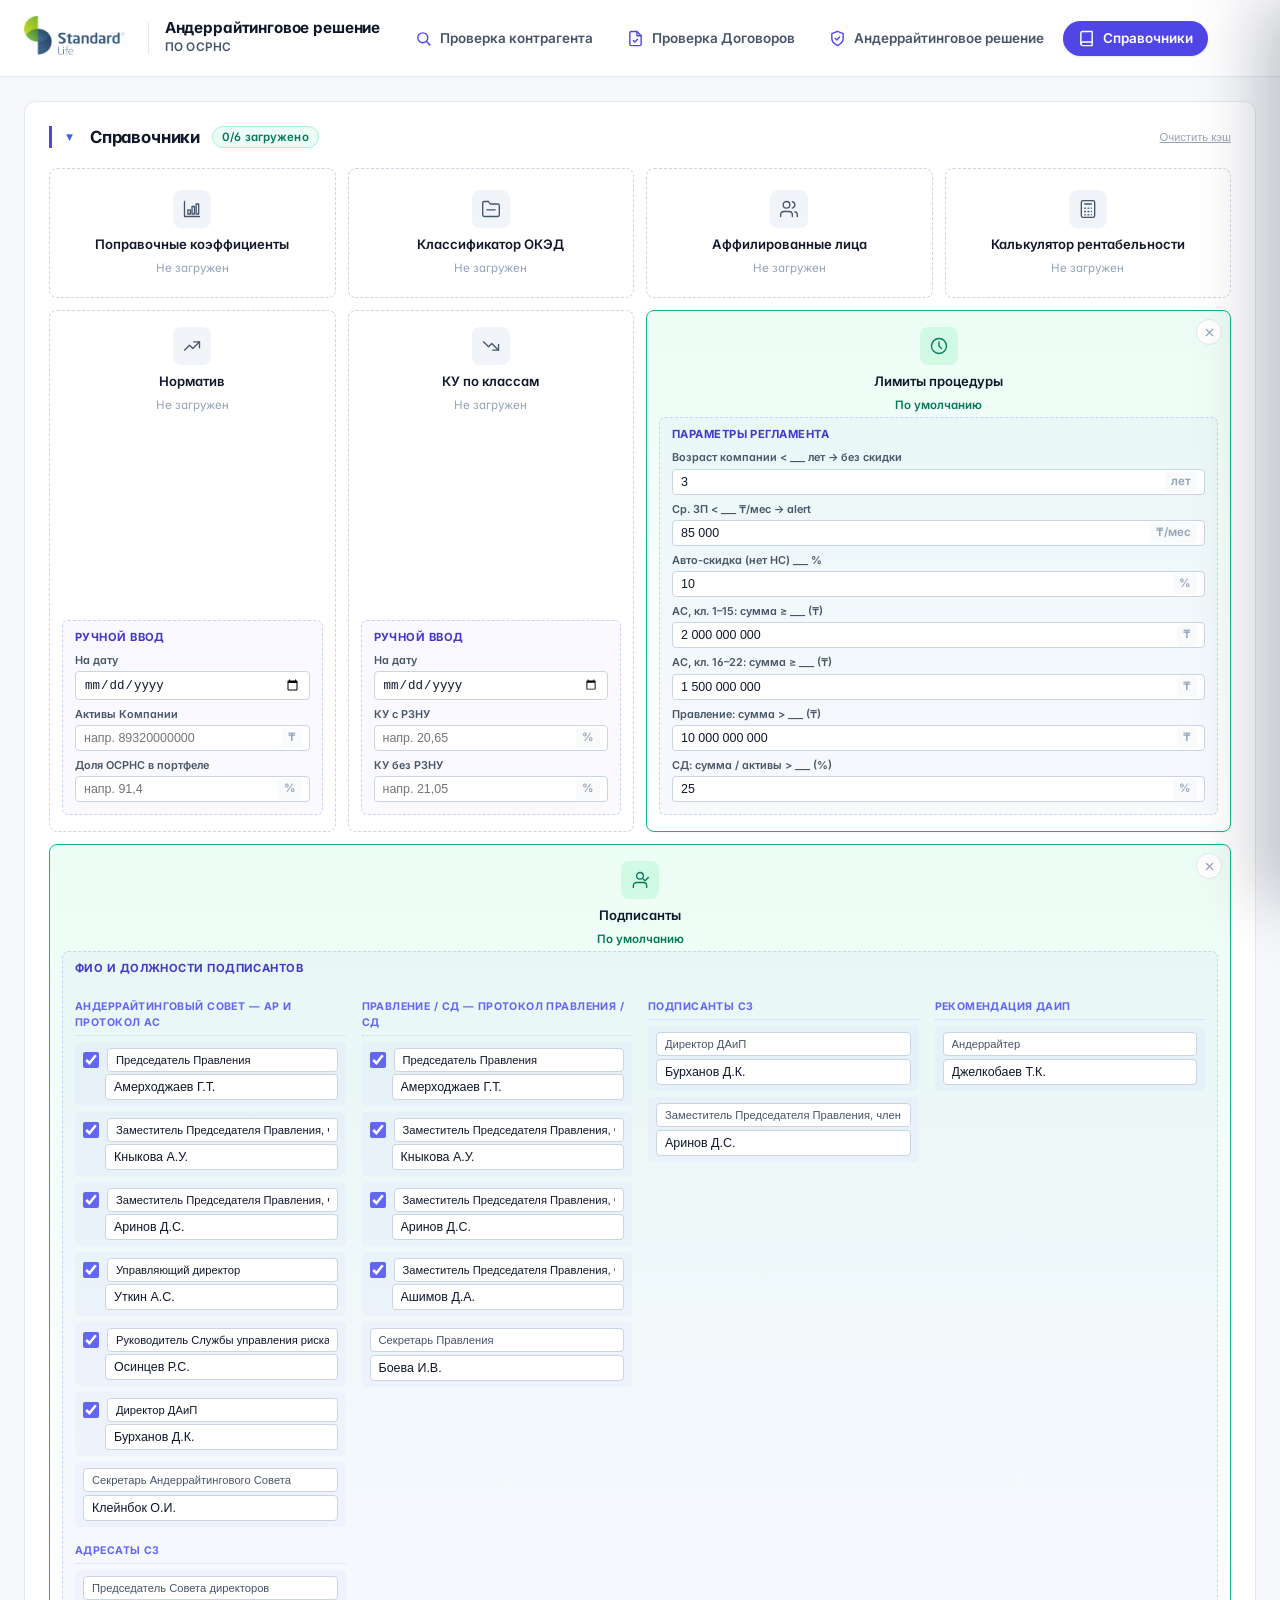
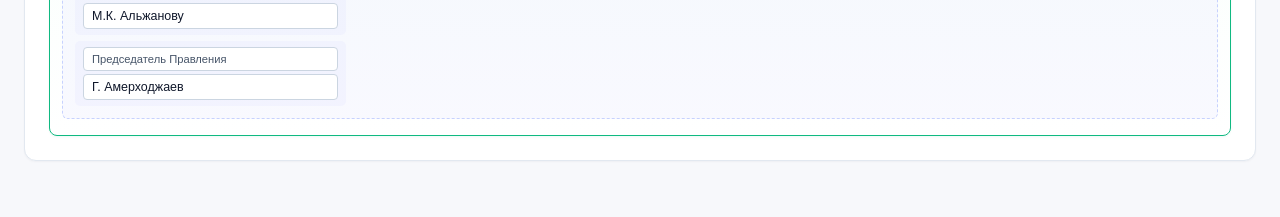
<file: index.html>
<!DOCTYPE html>
<html lang="ru">
<head>
  <meta charset="UTF-8">
  <meta name="viewport" content="width=device-width, initial-scale=1.0">
  <title>Андеррайтинговое решение по ОСРНС</title>
  <link rel="preconnect" href="https://fonts.googleapis.com">
  <link rel="preconnect" href="https://fonts.gstatic.com" crossorigin>
  <link rel="stylesheet" href="https://fonts.googleapis.com/css2?family=Inter:wght@400;500;600;700;800&family=JetBrains+Mono:wght@500;600&display=swap">
  <link rel="stylesheet" href="css/style.css">
</head>
<body>
  <header class="app-header">
    <div class="app-header-inner">
      <a class="app-brand" href="/" aria-label="Standard Life — главная">
        <img class="sl-logo" src="assets/standard-life-logo.png" alt="Standard Life" />
        <span class="app-brand-divider" aria-hidden="true"></span>
        <div class="app-brand-text">
          <div class="app-name">Андеррайтинговое решение</div>
          <div class="app-subtitle">по ОСРНС</div>
        </div>
      </a>

      <!-- Навигация по разделам — в шапке, рядом с названием. Все 4 раздела
           живут на одной странице (общее состояние App), переключение — App.switchTab(). -->
      <nav class="tab-nav" role="tablist" aria-label="Разделы">
        <button class="tab-btn" id="tabbtn-contractor" role="tab" aria-selected="false" aria-controls="tab-contractor" onclick="App.switchTab('contractor')">
          <span class="tab-btn-ico" aria-hidden="true"><svg viewBox="0 0 24 24" fill="none" stroke="currentColor" stroke-width="2" stroke-linecap="round" stroke-linejoin="round"><circle cx="11" cy="11" r="7"/><line x1="21" y1="21" x2="16.65" y2="16.65"/></svg></span>
          <span class="tab-btn-label">Проверка контрагента</span>
        </button>
        <button class="tab-btn" id="tabbtn-contracts" role="tab" aria-selected="false" aria-controls="tab-contracts" onclick="App.switchTab('contracts')">
          <span class="tab-btn-ico" aria-hidden="true"><svg viewBox="0 0 24 24" fill="none" stroke="currentColor" stroke-width="2" stroke-linecap="round" stroke-linejoin="round"><path d="M14 2H6a2 2 0 0 0-2 2v16a2 2 0 0 0 2 2h12a2 2 0 0 0 2-2V8z"/><polyline points="14 2 14 8 20 8"/><path d="m9 15 2 2 4-4"/></svg></span>
          <span class="tab-btn-label">Проверка Договоров</span>
        </button>
        <button class="tab-btn" id="tabbtn-decision" role="tab" aria-selected="false" aria-controls="tab-decision" onclick="App.switchTab('decision')">
          <span class="tab-btn-ico" aria-hidden="true"><svg viewBox="0 0 24 24" fill="none" stroke="currentColor" stroke-width="2" stroke-linecap="round" stroke-linejoin="round"><path d="M12 22s8-4 8-10V5l-8-3-8 3v7c0 6 8 10 8 10z"/><path d="m9 12 2 2 4-4"/></svg></span>
          <span class="tab-btn-label">Андеррайтинговое решение</span>
        </button>
        <button class="tab-btn is-active" id="tabbtn-refs" role="tab" aria-selected="true" aria-controls="tab-refs" onclick="App.switchTab('refs')">
          <span class="tab-btn-ico" aria-hidden="true"><svg viewBox="0 0 24 24" fill="none" stroke="currentColor" stroke-width="2" stroke-linecap="round" stroke-linejoin="round"><path d="M4 19.5A2.5 2.5 0 0 1 6.5 17H20"/><path d="M6.5 2H20v20H6.5A2.5 2.5 0 0 1 4 19.5v-15A2.5 2.5 0 0 1 6.5 2z"/></svg></span>
          <span class="tab-btn-label">Справочники</span>
        </button>
      </nav>
    </div>
  </header>
  <div class="container">

    <!-- Ссылки на источники — ОДИН шаблон на всё приложение. Раскладывается в
         каждый маунт .js-src-links (App._renderSourceLinks из App.init):
         вкладки «Проверка Договоров», «Проверка контрагента» и
         «Андеррайтинговое решение». Держим в одном месте, чтобы три копии
         разметки не разъезжались. Порталы открываются вручную — там же вход,
         от которого зависят наши автоматические проверки (ЭЦП-сессия
         stat.gov.kz и Bearer-сессия egov). -->
    <template id="tpl-src-links">
      <a class="src-link js-src-egov is-checking" href="https://egov.kz/ru/services/P3001/steps/1" target="_blank" rel="noopener noreferrer">
        <span class="src-link-ico"><svg viewBox="0 0 24 24" fill="none" stroke="currentColor" stroke-width="1.9" stroke-linecap="round" stroke-linejoin="round" aria-hidden="true"><path d="M12 22s8-4 8-10V5l-8-3-8 3v7c0 6 8 10 8 10z"/><polyline points="9 12 11 14 15 10"/></svg></span>
        <span class="src-link-body">
          <span class="src-link-t">egov.kz · P30.01 <span class="src-link-state"></span></span>
          <span class="src-link-s">Резидентство: Справки/сведения по юридическим лицам — тип «О госрегистрации юрлица и его подразделений» • справка P30.01</span>
        </span>
        <span class="src-link-ext" aria-hidden="true"><svg viewBox="0 0 24 24" fill="none" stroke="currentColor" stroke-width="2" stroke-linecap="round" stroke-linejoin="round"><path d="M18 13v6a2 2 0 0 1-2 2H5a2 2 0 0 1-2-2V8a2 2 0 0 1 2-2h6"/><polyline points="15 3 21 3 21 9"/><line x1="10" y1="14" x2="21" y2="3"/></svg></span>
      </a>
      <a class="src-link js-src-egov is-checking" href="https://egov.kz/services/P30.11/#/declaration///" target="_blank" rel="noopener noreferrer">
        <span class="src-link-ico"><svg viewBox="0 0 24 24" fill="none" stroke="currentColor" stroke-width="1.9" stroke-linecap="round" stroke-linejoin="round" aria-hidden="true"><path d="M12 22s8-4 8-10V5l-8-3-8 3v7c0 6 8 10 8 10z"/><polyline points="9 12 11 14 15 10"/></svg></span>
        <span class="src-link-body">
          <span class="src-link-t">egov.kz · P30.11 <span class="src-link-state"></span></span>
          <span class="src-link-s">Резидентство: Выдача справки о регистрации (перерегистрации) юридических лиц, об учетной регистрации (перерегистрации) их филиалов и представительств • справка P30.11</span>
        </span>
        <span class="src-link-ext" aria-hidden="true"><svg viewBox="0 0 24 24" fill="none" stroke="currentColor" stroke-width="2" stroke-linecap="round" stroke-linejoin="round"><path d="M18 13v6a2 2 0 0 1-2 2H5a2 2 0 0 1-2-2V8a2 2 0 0 1 2-2h6"/><polyline points="15 3 21 3 21 9"/><line x1="10" y1="14" x2="21" y2="3"/></svg></span>
      </a>
      <a class="src-link js-src-statgov is-checking" href="https://stat.gov.kz/ru/cabinet/juridical/by/bin/" target="_blank" rel="noopener noreferrer">
        <span class="src-link-ico"><svg viewBox="0 0 24 24" fill="none" stroke="currentColor" stroke-width="1.9" stroke-linecap="round" stroke-linejoin="round" aria-hidden="true"><circle cx="11" cy="11" r="7"/><line x1="21" y1="21" x2="16.65" y2="16.65"/></svg></span>
        <span class="src-link-body">
          <span class="src-link-t">stat.gov.kz <span class="src-link-state"></span></span>
          <span class="src-link-s">Поиск юридического лица или индивидуального предпринимателя</span>
        </span>
        <span class="src-link-ext" aria-hidden="true"><svg viewBox="0 0 24 24" fill="none" stroke="currentColor" stroke-width="2" stroke-linecap="round" stroke-linejoin="round"><path d="M18 13v6a2 2 0 0 1-2 2H5a2 2 0 0 1-2-2V8a2 2 0 0 1 2-2h6"/><polyline points="15 3 21 3 21 9"/><line x1="10" y1="14" x2="21" y2="3"/></svg></span>
      </a>
    </template>

    <!-- ============ Раздел 1: Справочники ============ -->
    <section class="tab-panel is-active" id="tab-refs" role="tabpanel" aria-labelledby="tabbtn-refs">
    <!-- Reference files (uploaded once, cached) — раскрывающийся раздел -->
    <div class="section section-collapsible" id="refs-section">
      <div class="section-title section-title--clickable" onclick="App.toggleRefsSection(event)">
        <span class="section-chevron" id="refs-chevron">▸</span>
        Справочники
        <span class="badge" id="ref-badge">0/6 загружено</span>
        <button class="btn-clear" onclick="App.clearCache(); event.stopPropagation()">Очистить кэш</button>
      </div>
      <div class="section-collapsible-body" id="refs-body">
      <div class="upload-grid">
        <div class="upload-zone" id="zone-popravka" onclick="this.querySelector('input').click()">
          <button class="uz-delete" title="Удалить файл" onclick="App.clearOneRef('popravka', event)"><svg viewBox="0 0 24 24" fill="none" stroke="currentColor" stroke-width="2" stroke-linecap="round" stroke-linejoin="round" width="13" height="13"><line x1="18" y1="6" x2="6" y2="18"/><line x1="6" y1="6" x2="18" y2="18"/></svg></button>
          <span class="uz-icon" aria-hidden="true"><svg viewBox="0 0 24 24" fill="none" stroke="currentColor" stroke-width="1.6" stroke-linecap="round" stroke-linejoin="round"><path d="M3 3v18h18"/><rect x="7" y="13" width="3" height="5"/><rect x="12" y="9" width="3" height="9"/><rect x="17" y="6" width="3" height="12"/></svg></span>
          <div class="uz-label">Поправочные коэффициенты</div>
          <div class="uz-status" id="status-popravka">Не загружен</div>
          <input type="file" accept=".xlsx,.xls,.xlsm" onchange="App.loadRef('popravka', this.files[0])">
        </div>
        <div class="upload-zone" id="zone-classifier" onclick="this.querySelector('input').click()">
          <button class="uz-delete" title="Удалить файл" onclick="App.clearOneRef('classifier', event)"><svg viewBox="0 0 24 24" fill="none" stroke="currentColor" stroke-width="2" stroke-linecap="round" stroke-linejoin="round" width="13" height="13"><line x1="18" y1="6" x2="6" y2="18"/><line x1="6" y1="6" x2="18" y2="18"/></svg></button>
          <span class="uz-icon" aria-hidden="true"><svg viewBox="0 0 24 24" fill="none" stroke="currentColor" stroke-width="1.6" stroke-linecap="round" stroke-linejoin="round"><path d="M22 19a2 2 0 0 1-2 2H4a2 2 0 0 1-2-2V5a2 2 0 0 1 2-2h5l2 3h9a2 2 0 0 1 2 2z"/><line x1="7" y1="13" x2="17" y2="13"/></svg></span>
          <div class="uz-label">Классификатор ОКЭД</div>
          <div class="uz-status" id="status-classifier">Не загружен</div>
          <input type="file" accept=".xlsx,.xls,.xlsm" onchange="App.loadRef('classifier', this.files[0])">
        </div>
        <div class="upload-zone" id="zone-affiliated" onclick="this.querySelector('input').click()">
          <button class="uz-delete" title="Удалить файл" onclick="App.clearOneRef('affiliated', event)"><svg viewBox="0 0 24 24" fill="none" stroke="currentColor" stroke-width="2" stroke-linecap="round" stroke-linejoin="round" width="13" height="13"><line x1="18" y1="6" x2="6" y2="18"/><line x1="6" y1="6" x2="18" y2="18"/></svg></button>
          <span class="uz-icon" aria-hidden="true"><svg viewBox="0 0 24 24" fill="none" stroke="currentColor" stroke-width="1.6" stroke-linecap="round" stroke-linejoin="round"><path d="M16 21v-2a4 4 0 0 0-4-4H6a4 4 0 0 0-4 4v2"/><circle cx="9" cy="7" r="4"/><path d="M22 21v-2a4 4 0 0 0-3-3.87"/><path d="M16 3.13a4 4 0 0 1 0 7.75"/></svg></span>
          <div class="uz-label">Аффилированные лица</div>
          <div class="uz-status" id="status-affiliated">Не загружен</div>
          <input type="file" accept=".xlsx,.xls,.xlsm" onchange="App.loadRef('affiliated', this.files[0])">
        </div>
        <div class="upload-zone" id="zone-calculator" onclick="this.querySelector('input').click()">
          <button class="uz-delete" title="Удалить файл" onclick="App.clearOneRef('calculator', event)"><svg viewBox="0 0 24 24" fill="none" stroke="currentColor" stroke-width="2" stroke-linecap="round" stroke-linejoin="round" width="13" height="13"><line x1="18" y1="6" x2="6" y2="18"/><line x1="6" y1="6" x2="18" y2="18"/></svg></button>
          <span class="uz-icon" aria-hidden="true"><svg viewBox="0 0 24 24" fill="none" stroke="currentColor" stroke-width="1.6" stroke-linecap="round" stroke-linejoin="round"><rect x="4" y="2" width="16" height="20" rx="2"/><line x1="8" y1="6" x2="16" y2="6"/><line x1="8" y1="11" x2="9" y2="11"/><line x1="12" y1="11" x2="13" y2="11"/><line x1="16" y1="11" x2="16" y2="11"/><line x1="8" y1="15" x2="9" y2="15"/><line x1="12" y1="15" x2="13" y2="15"/><line x1="16" y1="15" x2="16" y2="15"/><line x1="8" y1="19" x2="9" y2="19"/><line x1="12" y1="19" x2="13" y2="19"/><line x1="16" y1="19" x2="16" y2="19"/></svg></span>
          <div class="uz-label">Калькулятор рентабельности</div>
          <div class="uz-status" id="status-calculator">Не загружен</div>
          <input type="file" accept=".xlsx,.xls,.xlsm" onchange="App.loadRef('calculator', this.files[0])">
        </div>
        <div class="upload-zone" id="zone-normativ" onclick="if(event.target.closest('.ref-override')) return; this.querySelector('input[type=file]').click()">
          <button class="uz-delete" title="Удалить файл" onclick="App.clearOneRef('normativ', event)"><svg viewBox="0 0 24 24" fill="none" stroke="currentColor" stroke-width="2" stroke-linecap="round" stroke-linejoin="round" width="13" height="13"><line x1="18" y1="6" x2="6" y2="18"/><line x1="6" y1="6" x2="18" y2="18"/></svg></button>
          <span class="uz-icon" aria-hidden="true"><svg viewBox="0 0 24 24" fill="none" stroke="currentColor" stroke-width="1.6" stroke-linecap="round" stroke-linejoin="round"><path d="M3 17l6-6 4 4 8-8"/><path d="M14 7h7v7"/></svg></span>
          <div class="uz-label">Норматив</div>
          <div class="uz-status" id="status-normativ">Не загружен</div>
          <input type="file" accept=".xlsx,.xls,.xlsm" onchange="App.loadRef('normativ', this.files[0])">
          <!-- Ручной ввод: имеет приоритет над Excel. Если поле пустое — берётся значение из файла. -->
          <div class="ref-override" onclick="event.stopPropagation()">
            <div class="ref-override-title">Ручной ввод</div>
            <div class="ref-override-grid">
              <label>На дату<input type="date" id="ovr-normativ-date" oninput="App.onRefOverride('normativ','date',this.value)" onblur="App._refillIfEmpty('normativ')"></label>
              <label>Активы Компании<span class="input-with-unit" data-unit="₸"><input type="text" inputmode="decimal" id="ovr-normativ-assets" placeholder="напр. 89320000000" oninput="App.onRefOverride('normativ','fullAssetsTenge',this.value)" onblur="App._refillIfEmpty('normativ')"></span></label>
              <label>Доля ОСРНС в портфеле<span class="input-with-unit" data-unit="%"><input type="text" inputmode="decimal" id="ovr-normativ-portfolio" placeholder="напр. 91,4" oninput="App.onRefOverride('normativ','portfolioShare',this.value)" onblur="App._refillIfEmpty('normativ')"></span></label>
            </div>
          </div>
        </div>
        <div class="upload-zone" id="zone-ku" onclick="if(event.target.closest('.ref-override')) return; this.querySelector('input[type=file]').click()">
          <button class="uz-delete" title="Удалить файл" onclick="App.clearOneRef('ku', event)"><svg viewBox="0 0 24 24" fill="none" stroke="currentColor" stroke-width="2" stroke-linecap="round" stroke-linejoin="round" width="13" height="13"><line x1="18" y1="6" x2="6" y2="18"/><line x1="6" y1="6" x2="18" y2="18"/></svg></button>
          <span class="uz-icon" aria-hidden="true"><svg viewBox="0 0 24 24" fill="none" stroke="currentColor" stroke-width="1.6" stroke-linecap="round" stroke-linejoin="round"><path d="M3 7l6 6 4-4 8 8"/><path d="M14 17h7v-7"/></svg></span>
          <div class="uz-label">КУ по классам</div>
          <div class="uz-status" id="status-ku">Не загружен</div>
          <input type="file" accept=".xlsx,.xls,.xlsm" onchange="App.loadRef('ku', this.files[0])">
          <div class="ref-override" onclick="event.stopPropagation()">
            <div class="ref-override-title">Ручной ввод</div>
            <div class="ref-override-grid">
              <label title="Только для отображения в карточке. В документах КУ выводится с датой Норматива (единый период расчёта).">На дату<input type="date" id="ovr-ku-date" oninput="App.onRefOverride('ku','date',this.value)" onblur="App._refillIfEmpty('ku')"></label>
              <label>КУ с РЗНУ<span class="input-with-unit" data-unit="%"><input type="text" inputmode="decimal" id="ovr-ku-with" placeholder="напр. 20,65" oninput="App.onRefOverride('ku','lossRatioWith',this.value)" onblur="App._refillIfEmpty('ku')"></span></label>
              <label>КУ без РЗНУ<span class="input-with-unit" data-unit="%"><input type="text" inputmode="decimal" id="ovr-ku-without" placeholder="напр. 21,05" oninput="App.onRefOverride('ku','lossRatioWithout',this.value)" onblur="App._refillIfEmpty('ku')"></span></label>
            </div>
          </div>
        </div>
        <!-- Лимиты процедуры — параметры внутренних правил андеррайтинга
             (пороги АС/Правления/СД, мин. возраст компании, мин. ср. ЗП).
             Файла нет: только ручной ввод. По умолчанию подставляются текущие
             регламентные значения. -->
        <div class="upload-zone upload-zone--no-file loaded" id="zone-limits">
          <button class="uz-delete" title="Сбросить все лимиты к значениям по умолчанию" onclick="App.resetLimitsToDefaults(event)"><svg viewBox="0 0 24 24" fill="none" stroke="currentColor" stroke-width="2" stroke-linecap="round" stroke-linejoin="round" width="13" height="13"><line x1="18" y1="6" x2="6" y2="18"/><line x1="6" y1="6" x2="18" y2="18"/></svg></button>
          <span class="uz-icon" aria-hidden="true"><svg viewBox="0 0 24 24" fill="none" stroke="currentColor" stroke-width="1.6" stroke-linecap="round" stroke-linejoin="round"><circle cx="12" cy="12" r="9"/><path d="M12 7v5l3 3"/></svg></span>
          <div class="uz-label">Лимиты процедуры</div>
          <div class="uz-status" id="status-limits">По умолчанию</div>
          <div class="ref-override ref-override--limits" onclick="event.stopPropagation()">
            <div class="ref-override-title">Параметры регламента</div>
            <div class="ref-override-grid ref-override-grid--2col">
              <label title="Если возраст компании < этого значения — скидка не применяется">Возраст компании &lt; ___ лет → без скидки<span class="input-with-unit" data-unit="лет"><input type="text" inputmode="decimal" id="lim-minAge" placeholder="напр. 3" oninput="App.onLimitOverride('minCompanyAgeYears',this.value)" onblur="App._fillLimitsInputs()"></span></label>
              <label title="Если средняя ЗП < этого значения — показывается alert андеррайтеру">Ср. ЗП &lt; ___ ₸/мес → alert<span class="input-with-unit" data-unit="₸/мес"><input type="text" inputmode="decimal" id="lim-minSalary" placeholder="напр. 85000" oninput="App.onLimitOverride('minAvgSalary',this.value)" onblur="App._fillLimitsInputs()"></span></label>
              <label title="Авто-скидка при чистой истории: если НС не было и в заявке не задан понижающий коэффициент — применяется эта скидка (напр. 10% → ПК 0,9). Заполненный D16 в заявке имеет приоритет.">Авто-скидка (нет НС) ___ %<span class="input-with-unit" data-unit="%"><input type="text" inputmode="decimal" id="lim-discount" placeholder="напр. 10" oninput="App.onLimitOverride('defaultDiscount',this.value)" onblur="App._fillLimitsInputs()"></span></label>
              <label title="Класс риска 1–15: страх.сумма ≥ этого → АС; меньше — стандартное принятие">АС, кл. 1–15: сумма ≥ ___ (₸)<span class="input-with-unit" data-unit="₸"><input type="text" inputmode="decimal" id="lim-asLow1_15" placeholder="напр. 2000000000" oninput="App.onLimitOverride('limitAsLowCls1_15',this.value)" onblur="App._fillLimitsInputs()"></span></label>
              <label title="Класс риска 16–22: страх.сумма ≥ этого → АС; меньше — стандартное принятие">АС, кл. 16–22: сумма ≥ ___ (₸)<span class="input-with-unit" data-unit="₸"><input type="text" inputmode="decimal" id="lim-asLow16_22" placeholder="напр. 1500000000" oninput="App.onLimitOverride('limitAsLowCls16_22',this.value)" onblur="App._fillLimitsInputs()"></span></label>
              <label title="Если страх.сумма > этого значения — кейс уходит в Правление">Правление: сумма &gt; ___ (₸)<span class="input-with-unit" data-unit="₸"><input type="text" inputmode="decimal" id="lim-asHigh" placeholder="напр. 10000000000" oninput="App.onLimitOverride('limitAsHigh',this.value)" onblur="App._fillLimitsInputs()"></span></label>
              <label title="СД: если страх.сумма / активы компании > этого значения — Совет директоров">СД: сумма / активы &gt; ___ (%)<span class="input-with-unit" data-unit="%"><input type="text" inputmode="decimal" id="lim-sdRatio" placeholder="напр. 25" oninput="App.onLimitOverride('limitSdAssetsRatio',this.value)" onblur="App._fillLimitsInputs()"></span></label>
            </div>
          </div>
        </div>
        <!-- Подписанты — ФИО и должности подписантов / адресатов всех документов
             (АР, СЗ Правления, СЗ СД, Заключение, Протокол). Идёт ПОСЛЕДНИМ в
             HTML — за счёт grid-column: 1 / -1 занимает всю ширину на 3-й строке.
             Solo-подписанты + секретари: редактируются и роль, и ФИО.
             Члены АС/Правления: + чекбокс «участвует» (отпуск → строка исключается). -->
        <div class="upload-zone upload-zone--no-file loaded" id="zone-signers">
          <button class="uz-delete" title="Сбросить всех подписантов к значениям по умолчанию" onclick="App.resetSignersToDefaults(event)"><svg viewBox="0 0 24 24" fill="none" stroke="currentColor" stroke-width="2" stroke-linecap="round" stroke-linejoin="round" width="13" height="13"><line x1="18" y1="6" x2="6" y2="18"/><line x1="6" y1="6" x2="18" y2="18"/></svg></button>
          <span class="uz-icon" aria-hidden="true"><svg viewBox="0 0 24 24" fill="none" stroke="currentColor" stroke-width="1.6" stroke-linecap="round" stroke-linejoin="round"><path d="M20 21v-2a4 4 0 0 0-4-4H8a4 4 0 0 0-4 4v2"/><circle cx="12" cy="7" r="4"/><path d="M16 11l2 2 4-4"/></svg></span>
          <div class="uz-label">Подписанты</div>
          <div class="uz-status" id="status-signers">По умолчанию</div>
          <div class="ref-override ref-override--signers" onclick="event.stopPropagation()">
            <div class="ref-override-title">ФИО и должности подписантов</div>

            <div class="signers-group" style="order:4">
              <div class="signers-group-title">Адресаты СЗ</div>
              <div class="signer-row signer-row--solo" id="sgn-row-sdChair">
                <input type="text" id="sgn-role-sdChair" class="signer-role-input" placeholder="Должность" oninput="App.onSignerOverride('sdChair','role',this.value)">
                <input type="text" id="sgn-sdChair" placeholder="ФИО" oninput="App.onSignerOverride('sdChair','name',this.value)">
              </div>
              <div class="signer-row signer-row--solo" id="sgn-row-pravlenieChair">
                <input type="text" id="sgn-role-pravlenieChair" class="signer-role-input" placeholder="Должность" oninput="App.onSignerOverride('pravlenieChair','role',this.value)">
                <input type="text" id="sgn-pravlenieChair" placeholder="ФИО" oninput="App.onSignerOverride('pravlenieChair','name',this.value)">
              </div>
            </div>

            <div class="signers-group" style="order:3">
              <div class="signers-group-title">Подписанты СЗ</div>
              <div class="signer-row signer-row--solo" id="sgn-row-daipDirector">
                <input type="text" id="sgn-role-daipDirector" class="signer-role-input" placeholder="Должность" oninput="App.onSignerOverride('daipDirector','role',this.value)">
                <input type="text" id="sgn-daipDirector" placeholder="ФИО" oninput="App.onSignerOverride('daipDirector','name',this.value)">
              </div>
              <div class="signer-row signer-row--solo" id="sgn-row-upravDir">
                <input type="text" id="sgn-role-upravDir" class="signer-role-input" placeholder="Должность" oninput="App.onSignerOverride('upravDir','role',this.value)">
                <input type="text" id="sgn-upravDir" placeholder="ФИО" oninput="App.onSignerOverride('upravDir','name',this.value)">
              </div>
            </div>

            <!-- Подписант Рекомендации ДАиП — отдельное поле, потому что это
                 другой человек, чем Директор ДАиП выше. Пока ключ был общий,
                 смена подписанта Рекомендации меняла ФИО и в СЗ, и в Протоколе. -->
            <div class="signers-group" style="order:3">
              <div class="signers-group-title">Рекомендация ДАиП</div>
              <div class="signer-row signer-row--solo" id="sgn-row-daipUnderwriter">
                <input type="text" id="sgn-role-daipUnderwriter" class="signer-role-input" placeholder="Должность" oninput="App.onSignerOverride('daipUnderwriter','role',this.value)">
                <input type="text" id="sgn-daipUnderwriter" placeholder="ФИО" oninput="App.onSignerOverride('daipUnderwriter','name',this.value)">
              </div>
            </div>

            <!-- Члены АС: 7 человек + секретарь. У каждого члена можно править
                 должность и снять галочку «участвует» (отпуск → строка не
                 попадёт в АР/Протокол). Секретарь без галочки — он обязателен. -->
            <div class="signers-group" style="order:1">
              <div class="signers-group-title">Андеррайтинговый Совет — АР и Протокол АС</div>
              <div class="signer-row signer-row--editable" id="sgn-row-asMember0">
                <input type="checkbox" id="sgn-skip-asMember0" checked title="Включить в документ" onchange="App.onSignerOverride('asMember0','skip',!this.checked)">
                <input type="text" id="sgn-role-asMember0" class="signer-role-input" placeholder="Должность" oninput="App.onSignerOverride('asMember0','role',this.value)">
                <input type="text" id="sgn-asMember0" placeholder="ФИО" oninput="App.onSignerOverride('asMember0','name',this.value)">
              </div>
              <div class="signer-row signer-row--editable" id="sgn-row-asMember1">
                <input type="checkbox" id="sgn-skip-asMember1" checked onchange="App.onSignerOverride('asMember1','skip',!this.checked)">
                <input type="text" id="sgn-role-asMember1" class="signer-role-input" placeholder="Должность" oninput="App.onSignerOverride('asMember1','role',this.value)">
                <input type="text" id="sgn-asMember1" placeholder="ФИО" oninput="App.onSignerOverride('asMember1','name',this.value)">
              </div>
              <div class="signer-row signer-row--editable" id="sgn-row-asMember2">
                <input type="checkbox" id="sgn-skip-asMember2" checked onchange="App.onSignerOverride('asMember2','skip',!this.checked)">
                <input type="text" id="sgn-role-asMember2" class="signer-role-input" placeholder="Должность" oninput="App.onSignerOverride('asMember2','role',this.value)">
                <input type="text" id="sgn-asMember2" placeholder="ФИО" oninput="App.onSignerOverride('asMember2','name',this.value)">
              </div>
              <div class="signer-row signer-row--editable" id="sgn-row-asMember3">
                <input type="checkbox" id="sgn-skip-asMember3" checked onchange="App.onSignerOverride('asMember3','skip',!this.checked)">
                <input type="text" id="sgn-role-asMember3" class="signer-role-input" placeholder="Должность" oninput="App.onSignerOverride('asMember3','role',this.value)">
                <input type="text" id="sgn-asMember3" placeholder="ФИО" oninput="App.onSignerOverride('asMember3','name',this.value)">
              </div>
              <div class="signer-row signer-row--editable" id="sgn-row-asMember4">
                <input type="checkbox" id="sgn-skip-asMember4" checked onchange="App.onSignerOverride('asMember4','skip',!this.checked)">
                <input type="text" id="sgn-role-asMember4" class="signer-role-input" placeholder="Должность" oninput="App.onSignerOverride('asMember4','role',this.value)">
                <input type="text" id="sgn-asMember4" placeholder="ФИО" oninput="App.onSignerOverride('asMember4','name',this.value)">
              </div>
              <div class="signer-row signer-row--editable" id="sgn-row-asMember5">
                <input type="checkbox" id="sgn-skip-asMember5" checked onchange="App.onSignerOverride('asMember5','skip',!this.checked)">
                <input type="text" id="sgn-role-asMember5" class="signer-role-input" placeholder="Должность" oninput="App.onSignerOverride('asMember5','role',this.value)">
                <input type="text" id="sgn-asMember5" placeholder="ФИО" oninput="App.onSignerOverride('asMember5','name',this.value)">
              </div>
              <div class="signer-row signer-row--solo" id="sgn-row-asSecretary">
                <input type="text" id="sgn-role-asSecretary" class="signer-role-input" placeholder="Должность" oninput="App.onSignerOverride('asSecretary','role',this.value)">
                <input type="text" id="sgn-asSecretary" placeholder="ФИО" oninput="App.onSignerOverride('asSecretary','name',this.value)">
              </div>
            </div>

            <!-- Члены Правления — 3 человека + секретарь. -->
            <div class="signers-group" style="order:2">
              <div class="signers-group-title">Правление / СД — Протокол Правления / СД</div>
              <div class="signer-row signer-row--editable" id="sgn-row-pravlenieMember0">
                <input type="checkbox" id="sgn-skip-pravlenieMember0" checked onchange="App.onSignerOverride('pravlenieMember0','skip',!this.checked)">
                <input type="text" id="sgn-role-pravlenieMember0" class="signer-role-input" placeholder="Должность" oninput="App.onSignerOverride('pravlenieMember0','role',this.value)">
                <input type="text" id="sgn-pravlenieMember0" placeholder="ФИО" oninput="App.onSignerOverride('pravlenieMember0','name',this.value)">
              </div>
              <div class="signer-row signer-row--editable" id="sgn-row-pravlenieMember1">
                <input type="checkbox" id="sgn-skip-pravlenieMember1" checked onchange="App.onSignerOverride('pravlenieMember1','skip',!this.checked)">
                <input type="text" id="sgn-role-pravlenieMember1" class="signer-role-input" placeholder="Должность" oninput="App.onSignerOverride('pravlenieMember1','role',this.value)">
                <input type="text" id="sgn-pravlenieMember1" placeholder="ФИО" oninput="App.onSignerOverride('pravlenieMember1','name',this.value)">
              </div>
              <div class="signer-row signer-row--editable" id="sgn-row-pravlenieMember2">
                <input type="checkbox" id="sgn-skip-pravlenieMember2" checked onchange="App.onSignerOverride('pravlenieMember2','skip',!this.checked)">
                <input type="text" id="sgn-role-pravlenieMember2" class="signer-role-input" placeholder="Должность" oninput="App.onSignerOverride('pravlenieMember2','role',this.value)">
                <input type="text" id="sgn-pravlenieMember2" placeholder="ФИО" oninput="App.onSignerOverride('pravlenieMember2','name',this.value)">
              </div>
              <div class="signer-row signer-row--editable" id="sgn-row-pravlenieMember3">
                <input type="checkbox" id="sgn-skip-pravlenieMember3" checked onchange="App.onSignerOverride('pravlenieMember3','skip',!this.checked)">
                <input type="text" id="sgn-role-pravlenieMember3" class="signer-role-input" placeholder="Должность" oninput="App.onSignerOverride('pravlenieMember3','role',this.value)">
                <input type="text" id="sgn-pravlenieMember3" placeholder="ФИО" oninput="App.onSignerOverride('pravlenieMember3','name',this.value)">
              </div>
              <div class="signer-row signer-row--solo" id="sgn-row-pravlenieSecretary">
                <input type="text" id="sgn-role-pravlenieSecretary" class="signer-role-input" placeholder="Должность" oninput="App.onSignerOverride('pravlenieSecretary','role',this.value)">
                <input type="text" id="sgn-pravlenieSecretary" placeholder="ФИО" oninput="App.onSignerOverride('pravlenieSecretary','name',this.value)">
              </div>
            </div>
          </div>
        </div>
      </div>
      </div>
    </div>
    </section>

    <!-- ============ Раздел 2: Проверка Договоров (массовая генерация АР из реестра) ============ -->
    <section class="tab-panel" id="tab-contracts" role="tabpanel" aria-labelledby="tabbtn-contracts">
    <!-- Ссылки на источники — в самом верху вкладки, до блоков (просьба
         пользователя). Наполняет App._renderSourceLinks из #tpl-src-links. -->
    <div class="src-links js-src-links"></div>
    <!-- Загрузка ежедневной выгрузки договоров (.xlsx) → заполненные .docx
         «Андеррайтинговое решение» по каждой строке (форма «АРешение»).
         Имена файлов «АР {БИН}.docx», пакетом в ZIP. -->
    <div class="section section-collapsible is-open" id="batch-section">
      <div class="section-title section-title--clickable" onclick="App.toggleBatchSection(event)">
        <span class="section-chevron" id="batch-chevron">▸</span>
        Проверка Договоров
        <span class="badge" id="batch-badge">из выгрузки</span>
        <button class="btn-clear" id="batch-clear" style="display:none" onclick="BatchAR.clear(); event.stopPropagation()">Очистить</button>
      </div>
      <div class="section-collapsible-body" id="batch-body">
        <div class="upload-zone-main batch-upload" id="zone-batch" onclick="document.getElementById('batch-file-input').click()">
          <span class="uz-icon" aria-hidden="true"><svg viewBox="0 0 24 24" fill="none" stroke="currentColor" stroke-width="1.6" stroke-linecap="round" stroke-linejoin="round"><path d="M14 2H6a2 2 0 0 0-2 2v16a2 2 0 0 0 2 2h12a2 2 0 0 0 2-2V8z"/><polyline points="14 2 14 8 20 8"/><line x1="8" y1="13" x2="16" y2="13"/><line x1="8" y1="17" x2="16" y2="17"/></svg></span>
          <div class="uz-label">Реестр договоров (.xlsx)</div>
          <div class="uz-status" id="batch-status">Файл не загружен</div>
          <input type="file" id="batch-file-input" accept=".xlsx,.xls" style="display:none" onchange="BatchAR.loadFile(this.files[0])">
        </div>

        <!-- Источник карточки компании (ОКЭД, КРП, дата рег., адрес). ВРЕМЕННО kyc.kz:
             stat.gov.kz заблокировал аккаунт по лимиту поисков. См. StatGovClient.source(). -->
        <div class="batch-source" id="batch-source" role="radiogroup" aria-label="Проверка через источник">
          <span class="batch-source-ico" aria-hidden="true"><svg viewBox="0 0 24 24" fill="none" stroke="currentColor" stroke-width="1.8" stroke-linecap="round" stroke-linejoin="round"><ellipse cx="12" cy="5" rx="8" ry="3"/><path d="M4 5v6c0 1.66 3.58 3 8 3s8-1.34 8-3V5"/><path d="M4 11v6c0 1.66 3.58 3 8 3s8-1.34 8-3v-6"/></svg></span>
          <span class="batch-source-title">Проверка через источник</span>
          <div class="batch-source-seg">
            <label><input type="radio" name="batch-source" value="kyc" onchange="BatchAR.setSource(this.value)"><span>kyc.kz <em>(abis.kz)</em></span></label>
            <label><input type="radio" name="batch-source" value="statgov" onchange="BatchAR.setSource(this.value)"><span>stat.gov.kz <em>(БНС АСПР РК)</em></span></label>
          </div>
        </div>

        <!-- Статус-бар: прогресс проверки + сводка по строкам (обновляется по мере
             проверки). Кнопка «Открыть в отдельной вкладке» живёт здесь же, справа. -->
        <div class="batch-statusbar" id="batch-statusbar" style="display:none">
          <span class="batch-stat batch-stat--progress" id="bs-progress-wrap" title="Проверено договоров из общего числа строк реестра">
            <span class="batch-stat-progress-nums"><b id="bs-done">0</b>&nbsp;/&nbsp;<b id="bs-total">0</b>&nbsp;проверено</span>
            <span class="batch-stat-progress-bar"><i id="bs-progress-bar"></i></span>
            <span class="batch-stat-progress-pct" id="bs-progress-pct">0%</span>
          </span>
          <span class="batch-stat-sep"></span>
          <span class="batch-stat batch-stat--ok" title="Проверено, ошибок нет"><span class="batch-stat-dot"></span><b id="bs-ok">0</b>&nbsp;корректных</span>
          <span class="batch-stat batch-stat--warn" title="Расхождения — нужна доп. проверка"><span class="batch-stat-dot"></span><b id="bs-warn">0</b>&nbsp;расхождений</span>
          <span class="batch-stat batch-stat--err" title="Некорректные данные — исправить в базе"><span class="batch-stat-dot"></span><b id="bs-err">0</b>&nbsp;ошибок</span>
          <span class="batch-stat batch-stat--checking" title="Проверяется прямо сейчас"><span class="batch-stat-dot"></span><b id="bs-checking">0</b>&nbsp;проверяется</span>
          <span class="batch-stat batch-stat--pending" title="В очереди — ещё не дошло до проверки"><span class="batch-stat-dot"></span><b id="bs-pending">0</b>&nbsp;в очереди</span>
          <span class="batch-stat batch-stat--unchecked" title="Не проверено — нет подключения к stat.gov.kz или ошибка проверки"><span class="batch-stat-dot"></span><b id="bs-unchecked">0</b>&nbsp;не проверено</span>
          <span class="batch-stat batch-stat--approved" title="Согласовано андеррайтером"><span class="batch-stat-dot"></span><b id="bs-approved">0</b>&nbsp;согласовано</span>
          <span class="batch-stat-sep"></span>
          <!-- «АС лимиты» — ОТДЕЛЬНАЯ ось (не состояние проверки): строки договоров
               свыше порогов из «Справочников». Поэтому за разделителем и фиолетовым,
               как обводка таких строк в таблице и чип-фильтр. Текст подсказки
               (пороги + число договоров) пишет BatchAR._updateStatusBar. -->
          <span class="batch-stat batch-stat--aslimit" title="Строки договоров свыше лимитов АС"><span class="batch-stat-dot"></span><b id="bs-aslimit">0</b>&nbsp;АС лимиты</span>
          <button class="batch-open-tab" type="button" onclick="BatchAR.openInNewTab()" title="Открыть таблицу в отдельной вкладке — больше места для просмотра">↗ Открыть в отдельной вкладке</button>
        </div>
        <!-- Чипы мультисортировки (по столбцам) — под статус-баром. Рендерит
             BatchAR._renderSortChips(). Клик: выкл → ↓ по убыванию → ↑ по
             возрастанию → выкл. Несколько чипов комбинируются (номер = приоритет). -->
        <div class="batch-sort-chips" id="batch-sort-chips" style="display:none"></div>
        <div class="batch-table-wrap" id="batch-table-wrap" style="display:none">
          <table class="batch-table">
            <!-- Фиксированная раскладка: ширины колонок в % → таблица всегда = ширине
                 контейнера (без горизонтального скролла); содержимое переносится. -->
            <colgroup>
              <col style="width:3%"><col style="width:5.6%"><col style="width:7%"><col style="width:7%">
              <col style="width:4.2%"><col style="width:3.8%"><col style="width:3.8%"><col style="width:3%">
              <col style="width:6.6%"><col style="width:6.7%"><col style="width:6.7%"><col style="width:2.5%">
              <col style="width:6.4%"><col style="width:6.4%"><col style="width:6.3%"><col style="width:2.8%">
              <col style="width:4.6%"><col style="width:5.6%"><col style="width:3.4%"><col style="width:3.6%">
            </colgroup>
            <thead>
              <tr>
                <th class="batch-c-num">#</th>
                <th class="batch-c-contract" title="Номер договора — из выгрузки.">Номер договора</th>
                <th class="batch-c-insurer" title="Страхователь — компания, оформляющая страховку (клиент). Сверху: БИН, снизу: наименование.">Страхователь<br>(С)</th>
                <th class="batch-c-contr" title="Контрагент — объект договора (партнёр / филиал). Сверху: БИН, снизу: наименование.">Контрагент<br>(К)</th>
                <th class="batch-c-oked" title="ОКЭД (страхователь) → ОКЭД (С). Общий классификатор видов экономической деятельности — основной вид деятельности компании-клиента. Сверху: из выгрузки; снизу: ОКЭД по stat.gov.kz.">ОКЭД<br>(С)</th>
                <th class="batch-c-class" title="Класс (страхователь) → Класс (С). Класс профессионального риска — категория опасности деятельности страхователя. Сверху: из выгрузки; снизу: вычисленный по ОКЭД.">Класс<br>(С)</th>
                <th class="batch-c-contr-class" title="Класс (контрагент) → Класс (К). Класс профессионального риска контрагента (филиала). Сверху: из выгрузки (K); снизу: классы по ОКЭД; красным — если не соответствует справочнику.">Класс<br>(К)</th>
                <th class="batch-c-num2" title="Q сотрудников (контрагент) → Кол-во сотр. (К). Количество (численность) сотрудников у контрагента (филиала).">Кол-во<br>сотр. (К)</th>
                <th class="batch-c-num2" title="ФОТ (контрагент) → ФОТ (К). Годовой фонд оплаты труда контрагента (филиала) — суммарные расходы на зарплаты.">ФОТ<br>(К)</th>
                <th class="batch-c-num2" title="СС (страхователь) → СС (С). Страховая сумма — максимальный лимит выплаты, на который застрахован страхователь (клиент). Снизу: Σ СС контрагентов.">СС<br>(С)</th>
                <th class="batch-c-num2" title="СС (контрагент) → СС (К). Страховая сумма — максимальный лимит выплаты по контрагенту (филиалу); должна быть ≥ ФОТ. Снизу: расчётная (допуск ±100 ₸).">СС<br>(К)</th>
                <th class="batch-c-center" title="ПК — поправочный коэффициент: 1 — стандарт, 0,9 — со скидкой.">ПК</th>
                <th class="batch-c-num2 batch-c-prem" title="СП (страхователь) → СП (С). Страховая премия — стоимость страховки (взнос), которую платит страхователь (клиент). Снизу: Σ СП контрагентов.">СП<br>(С)</th>
                <th class="batch-c-num2" title="СП (контрагент) → СП (К). Страховая премия (взнос) по контрагенту (филиалу). Снизу: расчётная СС×тариф×ПК.">СП<br>(К)</th>
                <th class="batch-c-reg" title="Дата регистрации (страхователь) → Дата рег. (С). Дата официальной регистрации компании-клиента (stat.gov.kz / kyc.kz).">Дата рег.<br>(С)</th>
                <th class="batch-c-gov" title="Государственное участие / доля → Гос. доля. Процент владения компании государством. Сверху: из выгрузки; снизу: по реестру e-Qazyna.">Гос.<br>доля</th>
                <th class="batch-c-resident" title="Признак резидентства Страхователя. Сверху (чёрным): из выгрузки — колонка «СтранаРезидентстваСтрахователя» («Казахстан» → ✓ резидент, иная страна → нерез., пусто → «отсутствует»). Снизу в скобках (серым): из реестра egov (P30.01/P30.11). Красным — РАСХОЖДЕНИЕ выгрузки с egov. «(ИП)» — ИИН физлица/ИП: резидентство автоматически не определяется. «(отключен)» — нет подключения к egov, проверка не выполнялась.">Рези-<br>дент</th>
                <th class="batch-c-author" title="Автор → Сотрудник, оформивший решение по данному договору (колонка «Автор» из выгрузки; в старом шаблоне — «Менеджер»).">Автор</th>
                <th class="batch-c-tranche" title="Транш оплаты. «—» — оплата единовременно; число — количество траншей рассрочки (по заполненным этапам оплаты из выгрузки).">Транш<br>оплаты</th>
                <th class="batch-c-approve" title="Согласовано андеррайтером → Согл. андер. Отметка, что специалист по оценке рисков проверил и одобрил условия договора (галочка). Печать с исходными данными под его ответственность. Строка перестаёт считаться ошибочной, но подсветка ошибочных ячеек остаётся.">Согл.<br>андер.</th>
              </tr>
            </thead>
            <tbody id="batch-tbody"></tbody>
          </table>
        </div>
        <!-- Постраничного режима нет: таблица одна, прокручивается. В DOM строки
             добавляются порциями по мере прокрутки (BatchAR._appendChunk) — сразу
             весь реестр (десятки тысяч строк) вешает вкладку. Здесь — счётчик
             «показано N из M». -->
        <div class="batch-scroll-info" id="batch-scroll-info" style="display:none"></div>

        <!-- Статус проверки stat.gov.kz — под таблицей. Генерация доступна только
             после того, как все БИН успешно проверены (без подключения — недоступна). -->
        <div class="batch-verify" id="batch-verify" style="display:none">
          <span id="batch-verify-text"></span>
          <button class="batch-verify-retry" id="batch-verify-retry" style="display:none" onclick="BatchAR.retryStatgov()">Повторить проверку</button>
        </div>

        <!-- Кнопка генерации — под таблицей. Активна только когда все БИН проверены. -->
        <div class="batch-controls">
          <button class="btn-generate batch-gen-all" id="batch-gen-all" onclick="BatchAR.generateAll(this)" disabled>
            Печать Досье + Рекомендации АР
          </button>
          <!-- Во время проверки stat.gov.kz показывается вместо кнопки генерации: пауза/продолжение. -->
          <button class="btn-generate batch-pause" id="batch-pause" type="button" style="display:none" onclick="BatchAR.togglePause()" title="Приостановить / продолжить проверку stat.gov.kz">
            ⏸ Пауза
          </button>
          <button class="btn-export-errors" id="batch-export-errors" style="display:none" onclick="BatchAR.exportErrors(this)"
                  title="Выгрузить красные строки в исходном формате с подсветкой ошибочных ячеек — для правки и повторной загрузки">
            Выгрузить некорректные (xlsx)
          </button>
          <button class="btn-export-warns" id="batch-export-warns" style="display:none" onclick="BatchAR.exportWarnings(this)"
                  title="Выгрузить жёлтые строки (расхождения класса/расчёта) в исходном формате с подсветкой ячеек">
            Выгрузить расхождения (жёлтые)
          </button>
          <button class="btn-download-html" id="batch-download-html" style="display:none" onclick="BatchAR.downloadResults(this)"
                  title="Скачать ВСЕ результаты проверки одним HTML-файлом: сводка, резидентство сторон, статусы и цветовая разметка. Открывается в браузере, печатается в PDF.">
            ⬇ Скачать результаты проверки (HTML)
          </button>
        </div>

        <!-- Легенда: что означает ЦВЕТ СТРОКИ (статус договора). -->
        <div class="batch-legend batch-legend--rows" id="batch-legend-rows">
          <div class="batch-legend-title">Цвет строки — статус договора</div>
          <div class="batch-legend-chips">
            <span class="batch-legend-chip"><span class="batch-legend-swatch" style="background:#fdcdcd"></span><span><b>Красный</b> <span class="batch-legend-sub">— некорректные данные, исправить в базе</span></span></span>
            <span class="batch-legend-chip"><span class="batch-legend-swatch" style="background:#fdef9a"></span><span><b>Жёлтый</b> <span class="batch-legend-sub">— расхождения, нужна доп. проверка</span></span></span>
            <span class="batch-legend-chip"><span class="batch-legend-swatch" style="background:#c4f5d3"></span><span><b>Зелёный</b> <span class="batch-legend-sub">— все данные корректны</span></span></span>
            <span class="batch-legend-chip"><span class="batch-legend-swatch" style="background:#bcd9fb"></span><span><b>Синий</b> <span class="batch-legend-sub">— проверяется</span></span></span>
            <span class="batch-legend-chip"><span class="batch-legend-swatch" style="background:#e3e1de"></span><span><b>Серый</b> <span class="batch-legend-sub">— в очереди</span></span></span>
          </div>
        </div>

        <!-- Легенда: в каких случаях и почему подсвечивается ЯЧЕЙКА. -->
        <div class="batch-legend batch-legend--cells" id="batch-legend-cells">
          <div class="batch-legend-title">Цвет ячейки — почему значение подсвечено</div>
          <div class="batch-legend-chips">
            <div class="batch-legend-cellrow"><span class="batch-legend-swatch batch-legend-swatch--cell batch-legend-swatch--err"></span><span><b>Красная — значение неверно.</b> <span class="batch-legend-sub">СС &lt; ФОТ (страхователя или контрагента); СС страхователя &lt; страховой премии; премия &lt; 1&nbsp;МЗП (85&nbsp;000); при премии &lt; 1&nbsp;МЗП СС контрагента ≠ ФОТ; СП контрагента ≠ СС×тариф×ПК; Σ&nbsp;СС или Σ&nbsp;СП контрагентов ≠ итогу страхователя; ОКЭД&nbsp;(С) отсутствует у компании по stat.gov.kz; класс&nbsp;(С) не соответствует классификатору для своего ОКЭД; класс&nbsp;(К) отсутствует среди ОКЭД контрагента; тариф&nbsp;(К) не соответствует справочнику; невалидный БИН; скидка ПК (0,9) при компании моложе 3&nbsp;лет; гос.&nbsp;доля ≠ реестру e-Qazyna.</span></span></div>
            <div class="batch-legend-cellrow"><span class="batch-legend-swatch batch-legend-swatch--cell batch-legend-swatch--warn"></span><span><b>Жёлтая — мягкое расхождение.</b> <span class="batch-legend-sub">Класс (С или К) <b>≥ 13</b> есть среди ОКЭД компании, но не максимальный из её видов деятельности. Расхождения среди классов 1–12 не выделяются (считаются нормой).</span></span></div>
          </div>
        </div>
        <div class="batch-progress" id="batch-progress" style="display:none">
          <div class="batch-progress-track"><div class="batch-progress-bar" id="batch-progress-bar"></div></div>
          <div class="batch-progress-text" id="batch-progress-text"></div>
        </div>

        <!-- ===== Печать рекомендаций ДАиП — в самом низу «Проверки договоров».
             Отдельной вкладки нет: реестр общий, печать идёт по BatchAR.rows.
             От генерации АР выше отличается тем, что печатает ВСЕ договоры
             (включая красные) и подписант редактируемый. ===== -->
        <div class="daip-block" id="daip-block">
          <div class="daip-block-title">Печать рекомендаций ДАиП</div>
          <p class="daip-hint">По каждому договору из реестра печатается полная форма — «Рекомендация ДАиП», «Заключение подразделения по управлению рисками» и «Андеррайтинговое решение» (один документ на договор, филиалы — внутри), все в один ZIP. В отличие от кнопки «Печать Досье + Рекомендации АР», печатаются <b>все</b> договоры, включая красные. Проверка stat.gov.kz не требуется. Годовой реестр (20 000+ договоров) печатается целиком: документы готовятся параллельно, по числу ядер процессора, а архив пишется по мере готовности, поэтому память браузера не растёт. В <b>Chrome и Edge</b> браузер сразу спросит, куда сохранить архив, и запишет его туда одним файлом — диалог появится по нажатию кнопки, до начала печати. В <b>Firefox и Safari</b> такой записи нет, поэтому пакет скачивается частями по 1 500 договоров. В строке прогресса видно темп и остаток времени; вкладку на это время лучше не закрывать.</p>

          <!-- Подписант: должность и ФИО можно менять (они периодически меняются). -->
          <div class="daip-signer">
            <label class="daip-field">
              <span class="daip-field-label">Должность подписанта</span>
              <input type="text" id="daip-signer-role" placeholder="Например: Андеррайтер">
            </label>
            <label class="daip-field">
              <span class="daip-field-label">ФИО подписанта</span>
              <input type="text" id="daip-signer-name" placeholder="Из справочника подписантов">
            </label>
          </div>

          <div class="daip-status" id="daip-status" style="display:none"></div>
          <div class="daip-empty" id="daip-empty">
            Реестр не загружен — загрузите выгрузку договоров выше, и кнопка станет активна.
          </div>

          <button class="btn-generate daip-gen" id="daip-gen" onclick="DaipPrint.generateAll()" disabled>Печать рекомендаций ДАиП</button>

          <div class="batch-progress" id="daip-progress" style="display:none">
            <div class="batch-progress-track"><div class="batch-progress-bar" id="daip-progress-bar"></div></div>
            <div class="batch-progress-text" id="daip-progress-text"></div>
          </div>
        </div>
      </div>
    </div>
    </section>

    <!-- ============ Раздел 3: Проверка контрагента (быстрая проверка по БИН) ============ -->
    <section class="tab-panel" id="tab-contractor" role="tabpanel" aria-labelledby="tabbtn-contractor">
    <!-- Ссылки на источники (см. #tpl-src-links). -->
    <div class="src-links js-src-links"></div>
    <div class="section">
      <div class="section-title">Проверка контрагента по БИН</div>
      <p class="section-sub">Введите БИН/ИИН — приложение проверит компанию в реестрах (stat.gov.kz, гос. участие, аффилированные лица, юр. адрес, дата регистрации).</p>
      <div class="contractor-check">
        <div class="form-group">
          <label for="contractorBin">БИН / ИИН</label>
          <input type="text" id="contractorBin" inputmode="numeric" maxlength="12" placeholder="12 цифр"
                 onkeydown="if(event.key==='Enter'){event.preventDefault();App.quickLookupByBin();}">
        </div>
        <button class="btn-manual-check" id="btn-contractor-check" onclick="App.quickLookupByBin()" title="Проверить БИН по реестрам (statgov, гос. участие) — без расчёта тарифа">
          🔎 Проверить БИН
        </button>
      </div>
      <!-- Предупреждение «молодая компания» — СРАЗУ под полем ввода БИН/ИИН,
           чтобы андеррайтер увидел его до чтения досье (просьба пользователя).
           Наполняет App._updateYoungCompanyAlert (broadcast по .js-young-alert),
           стиль жёлтый — как у алерта про среднюю зарплату. -->
      <div class="avg-salary-alert js-young-alert" id="young-company-alert-contractor"></div>
      <!-- Профиль контрагента = досье (showPreview пишет сюда отдельно: советник
           по ОКЭД + Dossier). Панель видима через .js-preview-panel, но грид
           без .js-preview-grid — общий полный рендер его не заполняет. -->
      <div class="preview-panel js-preview-panel" id="preview-panel-contractor">
        <div class="preview-grid" id="preview-grid-contractor"></div>
      </div>
    </div>
    </section>

    <!-- ============ Раздел 4: Андеррайтинговое решение ============ -->
    <section class="tab-panel" id="tab-decision" role="tabpanel" aria-labelledby="tabbtn-decision">
    <!-- Ссылки на источники (см. #tpl-src-links). -->
    <div class="src-links js-src-links"></div>
    <!-- Per-case files -->
    <div class="section">
      <div class="section-title">
        Файлы по кейсу
        <button class="btn-clear" onclick="App.clearCaseCache()">Очистить кейс</button>
      </div>
      <div class="upload-grid-main">
        <div class="upload-zone-main" id="zone-zayavka" onclick="const i=this.querySelector('input');i.value='';i.click()">
          <button class="uz-delete" title="Удалить файл" onclick="App.clearCaseFile('zayavka', event)"><svg viewBox="0 0 24 24" fill="none" stroke="currentColor" stroke-width="2" stroke-linecap="round" stroke-linejoin="round" width="13" height="13"><line x1="18" y1="6" x2="6" y2="18"/><line x1="6" y1="6" x2="18" y2="18"/></svg></button>
          <span class="uz-icon" aria-hidden="true"><svg viewBox="0 0 24 24" fill="none" stroke="currentColor" stroke-width="1.6" stroke-linecap="round" stroke-linejoin="round"><path d="M9 2h6a2 2 0 0 1 2 2v2h2a2 2 0 0 1 2 2v12a2 2 0 0 1-2 2H5a2 2 0 0 1-2-2V8a2 2 0 0 1 2-2h2V4a2 2 0 0 1 2-2z"/><line x1="9" y1="12" x2="15" y2="12"/><line x1="9" y1="16" x2="15" y2="16"/></svg></span>
          <div class="uz-label">Заявка на андеррайтинг</div>
          <div class="uz-status" id="status-zayavka">Загрузите .xlsm файл</div>
          <input type="file" accept=".xlsx,.xls,.xlsm" onchange="App.loadZayavka(this.files[0])">
        </div>
        <div class="upload-zone-main" id="zone-claims" onclick="const i=this.querySelector('input');i.value='';i.click()">
          <button class="uz-delete" title="Удалить файл" onclick="App.clearCaseFile('claims', event)"><svg viewBox="0 0 24 24" fill="none" stroke="currentColor" stroke-width="2" stroke-linecap="round" stroke-linejoin="round" width="13" height="13"><line x1="18" y1="6" x2="6" y2="18"/><line x1="6" y1="6" x2="18" y2="18"/></svg></button>
          <span class="uz-icon" aria-hidden="true"><svg viewBox="0 0 24 24" fill="none" stroke="currentColor" stroke-width="1.6" stroke-linecap="round" stroke-linejoin="round"><path d="M14 2H6a2 2 0 0 0-2 2v16a2 2 0 0 0 2 2h12a2 2 0 0 0 2-2V8z"/><polyline points="14 2 14 8 20 8"/><line x1="9" y1="13" x2="15" y2="13"/><line x1="9" y1="17" x2="13" y2="17"/></svg></span>
          <div class="uz-label">История убытков</div>
          <div class="uz-status" id="status-claims">Загрузите .xls файл</div>
          <input type="file" accept=".xlsx,.xls,.xlsm" onchange="App.loadClaims(this.files[0])">
        </div>
        <div class="upload-zone-main" id="zone-registry" onclick="const i=this.querySelector('input');i.value='';i.click()">
          <button class="uz-delete" title="Удалить файл" onclick="App.clearCaseRegistry(event)"><svg viewBox="0 0 24 24" fill="none" stroke="currentColor" stroke-width="2" stroke-linecap="round" stroke-linejoin="round" width="13" height="13"><line x1="18" y1="6" x2="6" y2="18"/><line x1="6" y1="6" x2="18" y2="18"/></svg></button>
          <span class="uz-icon" aria-hidden="true"><svg viewBox="0 0 24 24" fill="none" stroke="currentColor" stroke-width="1.6" stroke-linecap="round" stroke-linejoin="round"><rect x="3" y="3" width="18" height="18" rx="2"/><line x1="3" y1="9" x2="21" y2="9"/><line x1="3" y1="15" x2="21" y2="15"/><line x1="9" y1="3" x2="9" y2="21"/></svg></span>
          <div class="uz-label uz-label--long" title="Реестр превысивших лимиты продающих подразделений для принятия решения">Реестр превысивших лимиты продающих подразделений для принятия решения</div>
          <div class="uz-status" id="status-registry">Загрузите .xlsx выгрузку</div>
          <input type="file" accept=".xlsx,.xls" onchange="App.loadCaseRegistry(this.files[0])">
        </div>
      </div>

      <!-- Выбор компании из загруженного реестра -->
      <div id="registry-picker-wrap" class="registry-picker" style="display:none">
        <div class="registry-picker-head">
          <div class="registry-picker-title">
            <span class="registry-picker-icon" aria-hidden="true">🏢</span>
            <span>Компания из реестра <span class="registry-picker-count" id="registry-count"></span></span>
          </div>
          <input type="text" id="registry-filter" placeholder="Фильтр по БИН или названию…" oninput="App._renderRegistryPicker()" aria-label="Фильтр по БИН или названию">
        </div>
        <div id="registry-picker" class="registry-list" role="listbox" aria-label="Компании из реестра"></div>
        <div class="registry-picker-hint">Выберите компанию — её данные подставятся в форму ниже. Файл заявки при этом не нужен.</div>
      </div>

      <!-- Manual input alternative — без заявки: БИН + ФОТ/ЗП + работники → остальное парсится автоматически -->
      <div class="manual-input-card">
        <button class="btn-manual-reset" type="button" title="Сбросить все поля ручного ввода" onclick="App.resetManualForm()">
          ✕ Сбросить
        </button>
        <div class="manual-input-head">
          <div class="manual-input-title">Ввод данных по БИН (без файла заявки)</div>
        </div>
        <div class="manual-input-grid">
          <div class="form-group">
            <label for="manualBin">БИН / ИИН</label>
            <input type="text" id="manualBin" inputmode="numeric" maxlength="12" placeholder="12 цифр" oninput="App.onManualInput('bin')">
          </div>
          <div class="form-group">
            <label for="manualDocDate">Дата заявки</label>
            <input type="date" id="manualDocDate" oninput="App.onManualInput('date')">
          </div>
          <div class="form-group">
            <label for="manualWorkers">Кол-во работников</label>
            <input type="number" id="manualWorkers" min="1" step="1" placeholder="например: 25" oninput="App.onManualInput('workers')">
          </div>
          <div class="form-group">
            <label for="manualFot" class="manual-label-inline">
              <span>ФОТ годовой, ₸</span>
              <span class="manual-field-tag" id="tag-fot" style="display:none">посчитано</span>
            </label>
            <input type="text" id="manualFot" inputmode="decimal" placeholder="например: 36 000 000,00"
                   oninput="App.onManualInput('fot')" onblur="App.onManualMoneyBlur('fot')">
          </div>
          <div class="form-group">
            <label for="manualAvgSalary" class="manual-label-inline">
              <span>Ср. зп, ₸/мес</span>
              <span class="manual-field-tag" id="tag-avg" style="display:none">посчитано</span>
            </label>
            <input type="text" id="manualAvgSalary" inputmode="decimal" placeholder="ИЛИ заполните вместо ФОТ"
                   oninput="App.onManualInput('avg')" onblur="App.onManualMoneyBlur('avg')">
          </div>
        </div>
        <!-- Страховые случаи для ручного ввода (нет файла истории убытков).
             ВКЛ (по умолчанию) → запрашиваем количество НС; ВЫКЛ → НС не было. -->
        <div class="manual-claims-block">
          <label class="manual-claims-toggle">
            <input type="checkbox" id="manualHasClaims" checked onchange="App.onManualClaimsToggle()">
            <span id="manualClaimsLabel">Были страховые случаи (НС)</span>
          </label>
          <div class="manual-claims-count" id="manual-claims-count-wrap">
            <label for="manualClaimsCount">Количество НС за 3 года</label>
            <input type="text" id="manualClaimsCount" inputmode="numeric" maxlength="4" placeholder="0" oninput="this.value=this.value.replace(/\D/g,'')">
          </div>
        </div>
        <div class="manual-input-hint" id="manual-hint"></div>
        <div class="manual-input-actions">
          <button class="btn-manual-apply" id="btn-manual-apply" onclick="App.applyManualZayavka()">Применить</button>
        </div>
      </div>

      <!-- Информационные алерты для андеррайтера. Размещаем ДО превью основной
           информации — они должны бросаться в глаза первыми. Заполняются
           результаты быстрой проверки «Проверить БИН» выводятся прямо в
           панель «Полный профиль компании» ниже (без отдельной карточки). -->
      <!-- Alert: компания моложе 3 лет (скидка не применяется). -->
      <div class="avg-salary-alert js-young-alert" id="young-company-alert"></div>
      <!-- Alert: средняя ЗП < 85 000 ₸. -->
      <div class="avg-salary-alert js-avg-alert" id="avg-salary-alert"></div>

      <!-- Preview panel -->
      <div class="preview-panel js-preview-panel" id="preview-panel">
        <div class="preview-grid js-preview-grid" id="preview-grid"></div>
      </div>

      <!-- Принудительное обновление данных: re-fetch statgov + БИН + пересборка -->
      <button class="btn-refresh-wide" onclick="App.refreshAll()" title="Перечитать stat.gov.kz, БИН-лукап и пересобрать данные">
        <span class="ba-icon">🔄</span>
        <span class="ba-label">Обновить данные</span>
      </button>
    </div>

    <!-- ИИ-советник по ОКЭД/классу — заполняется App._renderOkedAdvisor()
         (виден, когда проверена компания с ОКЭДами). -->
    <div id="oked-advisor-mount"></div>

    <!-- ============ Шаг 1: Параметры страхования ============ -->
    <div class="section">
      <div class="section-title">1. Параметры страхования</div>
      <div class="form-grid">
        <div class="form-group full-width" id="company-okeds-section" style="display:none">
          <label>
            ОКЭДы компании
          </label>
          <div class="company-okeds-wrap">
            <table class="company-okeds">
              <thead>
                <tr>
                  <th>Код</th>
                  <th>Название (классификатор)</th>
                  <th>Смерт.</th>
                  <th>Травм.</th>
                  <th>Класс</th>
                  <th>Тариф</th>
                  <th>Тип</th>
                </tr>
              </thead>
              <tbody id="company-okeds-body"></tbody>
            </table>
          </div>
        </div>
        <div class="form-group">
          <label for="okedInput">
            ОКЭД (если не указан в заявке)
            <span class="oked-hint" id="oked-hint"></span>
          </label>
          <input type="text" id="okedInput" placeholder="например: 07101" oninput="App.onOkedChange()">
          <div class="oked-lookup-result" id="oked-result"></div>
        </div>
        <div class="checkbox-group form-group">
          <input type="checkbox" id="nonResident" onchange="App.onNonResidentToggle()">
          <label for="nonResident">Нерезидент</label>
          <!-- Автопроверка по ГБД ЮЛ (data.egov.kz): БИН есть в реестре юр. лиц РК →
               резидент, нет → нерезидент. Галочка ставится автоматически; ручное
               переключение отключает автоподстановку для текущего кейса. -->
          <span class="resident-badge" id="resident-status"></span>
        </div>
        <div class="form-group full-width">
          <label for="activitySelect" class="activity-label-row">
            <span>Вид деятельности (для оценки рисков смерти/травмы)
              <span class="oked-hint" id="activity-hint"></span>
            </span>
            <button type="button" class="btn-find-industry" onclick="App.manualStatsnetLookup(this)" title="Открыть Яндекс → statsnet.co, найти «Отрасль» и применить">
              🔎 Найти отрасль через statsnet
            </button>
            <button type="button" class="btn-clear btn-clear--inline" onclick="App.resetActivity()" title="Сбросить выбор вида деятельности и снять ручную метку">
              ✕ Сбросить
            </button>
          </label>
          <select id="activitySelect" onchange="App.onActivityChange()">
            <option value="">— загрузите справочник «Калькулятор рентабельности» —</option>
          </select>
          <div class="oked-lookup-result" id="activity-result"></div>
          <div class="activity-diagnostics" id="activity-diagnostics"></div>
        </div>
      </div>

      <!-- Один компактный ряд: порядок оплаты + (опционально) периодичность + период с / по -->
      <div class="form-row-tight">
        <div class="form-group">
          <label for="paymentOrder">Порядок уплаты страховой премии</label>
          <select id="paymentOrder" onchange="App.onPaymentChange()">
            <option value="Единовременно">Единовременно</option>
            <option value="В рассрочку">В рассрочку</option>
          </select>
        </div>
        <div class="form-group" id="payment-frequency-wrap" style="display:none">
          <label for="paymentFrequency">Периодичность рассрочки</label>
          <select id="paymentFrequency" onchange="App.fillTranchesByFreq()">
            <option value="month">Раз в месяц</option>
            <option value="quarter">Раз в квартал</option>
            <option value="halfYear">Раз в полгода</option>
            <option value="year">Раз в год</option>
            <option value="week">Раз в неделю</option>
            <option value="day">Раз в день</option>
          </select>
        </div>
        <div class="form-group">
          <label for="periodFrom">Период страхования с</label>
          <input type="date" id="periodFrom">
        </div>
        <div class="form-group">
          <label for="periodTo">Период страхования по</label>
          <input type="date" id="periodTo">
        </div>
      </div>

      <!-- Рассрочка: редактируемый список траншей (даты + суммы). Заполняется
           по выбранной периодичности либо вручную (для ручного ввода / правки
           данных из выгрузки). Кол-во траншей = число строк. -->
      <div class="manual-tranches" id="manual-tranches" style="display:none">
        <div class="manual-tranches-head">
          <span class="manual-tranches-title">Транши рассрочки <span class="mt-count" id="mt-count"></span></span>
          <div class="manual-tranches-actions">
            <button type="button" class="mt-btn mt-btn--fill" onclick="App.fillTranchesByFreq()" title="Сгенерировать даты по выбранной периодичности (потом можно править)">↻ По периодичности</button>
            <button type="button" class="mt-btn mt-btn--add" onclick="App.addManualTranche()">+ Транш</button>
          </div>
        </div>
        <div class="manual-tranches-list" id="manual-tranches-list"></div>
        <div class="manual-tranches-hint" id="manual-tranches-hint"></div>
      </div>
      <!-- Старое превью рассрочки (не используется, когда показан редактор). -->
      <div class="payment-preview" id="payment-preview"></div>
    </div>

    <!-- ============ Шаг 2: Аналитика — пересчёт на основе введённых параметров ============ -->
    <div class="section">
      <div class="section-title">2. Аналитика страховых случаев</div>
      <div class="analytics-cta" id="analytics-cta">
        <div class="analytics-cta-row">
          <button class="btn-analytics btn-analytics--inline" onclick="App.toggleInlineAnalytics()">
            <span class="ba-icon">📊</span>
            <span class="ba-label">Развернуть аналитику ниже</span>
            <span class="ba-hint" id="inline-hint">↓ показать</span>
          </button>
          <button class="btn-analytics" onclick="App.openAnalytics()">
            <span class="ba-icon">↗</span>
            <span class="ba-label">Открыть в новой вкладке</span>
            <span class="ba-hint">отдельной страницей</span>
          </button>
          <button class="btn-analytics btn-analytics--ai" onclick="App.AI.open()">
            <span class="ba-icon">🤖</span>
            <span class="ba-label">Спросить ИИ</span>
            <span class="ba-hint">второе мнение → справа</span>
          </button>
        </div>
      </div>

      <!-- Inline analytics container (collapsible) -->
      <div class="analytics-inline" id="analytics-inline">
        <iframe class="analytics-iframe" id="analytics-iframe" title="Аналитика убытков"></iframe>
      </div>
    </div>

    <!-- ============ Шаг 3: Решение и генерация документов ============ -->
    <div class="section">
      <div class="section-title">
        3. Решение и генерация документов
        <button class="btn-clear btn-clear--danger" onclick="App.resetSection3()" title="Сбросить описание рисков и вернуть решение к «Авто»">✕ Сбросить</button>
      </div>
      <div class="form-grid">
        <div class="form-group full-width">
          <label for="riskText">Описание / анализ рисков (свободный текст)</label>
          <div class="ai-buttons-row">
            <button type="button" class="btn-ai btn-ai--chatgpt" onclick="App.copyAskAiPrompt('chatgpt', this)" title="Открыть ChatGPT с веб-поиском">
              <span class="ai-icon">💬</span>
              <span>Спросить у ChatGPT</span>
            </button>
            <button type="button" class="btn-ai btn-ai--gemini" onclick="App.copyAskAiPrompt('gemini', this)" title="Открыть Gemini">
              <span class="ai-icon">✨</span>
              <span>Спросить у Gemini</span>
            </button>
            <button type="button" class="btn-ai btn-ai--perplexity" onclick="App.copyAskAiPrompt('perplexity', this)" title="Открыть Perplexity">
              <span class="ai-icon">🔍</span>
              <span>Спросить у Perplexity</span>
            </button>
          </div>
          <textarea id="riskText" placeholder="Опишите основную деятельность страхователя, условия работы, особенности..."></textarea>
        </div>
        <div class="form-group full-width verdict-card" id="verdict-card">
          <div class="verdict-card-header">
            <div class="verdict-card-icon" id="verdict-icon">⚖</div>
            <div class="verdict-card-title">
              <div class="verdict-card-label">Решение по риску</div>
            </div>
            <div class="verdict-card-badge" id="verdict-badge"></div>
          </div>
          <select id="verdict" class="verdict-select" onchange="App.onVerdictChange()">
            <option value="auto">— Авто —</option>
            <option value="accept_standard">Принятие со стандартным коэффициентом</option>
            <option value="accept_adjusted">Принятие с повышенным/пониженным коэффициентом</option>
            <option value="reject">Отклонение в соответствии со степенью риска</option>
            <option value="defer">Отложение страхования на определенный срок</option>
          </select>
          <div class="verdict-card-hint" id="verdict-hint"></div>
        </div>
        <div class="form-group full-width doc-number-group">
          <label for="docNumber" class="doc-number-label">
            <span class="doc-number-icon">📄</span>
            <span class="doc-number-text">
              <span class="doc-number-title">Номер документа</span>
            </span>
          </label>
          <input type="text" id="docNumber" class="doc-number-input" placeholder="Например: 13">
        </div>
      </div>
      <!-- Alert-ворота: пока не загружены «Страховые случаи» или не отмечено
           «Не было страховых случаев» — формирование пакета документов заблокировано. -->
      <div class="avg-salary-alert" id="claims-not-loaded-alert"></div>
      <div class="organ-banner" id="organ-banner" style="display:none"></div>
      <div class="btn-row">
        <button class="btn-generate btn-ar" id="btnAR" onclick="App.generateAR()" disabled>
          Сформировать АР
        </button>
        <button class="btn-generate btn-zakl" id="btnZakl" onclick="App.generateZakl()" disabled>
          Сформировать Заключение
        </button>
        <button class="btn-generate btn-protocol" id="btnProtocol" onclick="App.generateProtocol()" disabled>
          Сформировать Протокол
        </button>
        <!-- СЗ на Андеррайтинговый совет — вместе с Протоколом входит в пакет
             для органа «АС» (см. Utils.determineDocPackage). -->
        <button class="btn-generate btn-sz-as" id="btnSzAs" onclick="App.generateSzAs()" style="display:none" disabled>
          СЗ на АС
        </button>
        <button class="btn-generate btn-sz" id="btnSzPravlenie" onclick="App.generateSzPravlenie()" style="display:none" disabled>
          СЗ на Правление
        </button>
        <button class="btn-generate btn-sz-sd" id="btnSzSd" onclick="App.generateSzSd()" style="display:none" disabled>
          СЗ на СД
        </button>
      </div>
      <!-- Скачать аналитику в PDF — доступна всегда, независимо от пакета документов -->
      <button class="btn-download-analytics" id="btnDownloadAnalytics" onclick="App.downloadAnalyticsPdf(this)">
        <svg width="18" height="18" viewBox="0 0 24 24" fill="none" stroke="currentColor" stroke-width="2" stroke-linecap="round" stroke-linejoin="round" aria-hidden="true"><path d="M21 15v4a2 2 0 0 1-2 2H5a2 2 0 0 1-2-2v-4"/><polyline points="7 10 12 15 17 10"/><line x1="12" y1="15" x2="12" y2="3"/></svg>
        <span>Скачать аналитику (PDF)</span>
      </button>
      <div class="msg" id="msg"></div>
    </div>
    </section>
  </div>

  <!-- AI Consultant: плавающая кнопка (видна, пока развёрнута встроенная аналитика)
       + слайд-овер панель справа. Разметка идентична analytics.html — управляется
       общим контроллером createAIConsultant (js/ai-consultant.js). -->
  <button class="ai-fab" id="ai-fab" onclick="App.AI.toggle()" aria-label="Спросить ИИ">
    <svg class="ai-fab-icon" viewBox="0 0 24 24" fill="none" stroke="currentColor" stroke-width="2" stroke-linecap="round" stroke-linejoin="round">
      <path d="M12 8V4H8"/><rect width="16" height="12" x="4" y="8" rx="2"/>
      <path d="M2 14h2"/><path d="M20 14h2"/><path d="M15 13v2"/><path d="M9 13v2"/>
    </svg>
    <span class="ai-fab-label">Спросить&nbsp;ИИ</span>
    <span class="ai-fab-dot"></span>
  </button>

  <aside class="ai-panel" id="ai-panel" aria-hidden="true">
    <div class="ai-panel-head">
      <div class="ai-panel-title">
        <span class="ai-panel-emoji">🤖</span>
        <div>
          <h3>ИИ-консультант второго мнения</h3>
          <p>Скопируйте промпт и вставьте в ChatGPT / Claude / Gemini — ИИ выступит в роли «второго андеррайтера» и даст независимую оценку</p>
        </div>
      </div>
      <button class="ai-close" onclick="App.AI.close()" aria-label="Закрыть">×</button>
    </div>
    <div class="ai-panel-actions">
      <button class="ai-btn ai-btn--primary" id="ai-copy-btn" onclick="App.AI.copy()">
        <span class="ai-btn-icon">📋</span> Скопировать промпт
      </button>
      <button class="ai-btn ai-btn--secondary" onclick="App.AI.sendTo('chatgpt')">→ ChatGPT</button>
      <button class="ai-btn ai-btn--secondary" onclick="App.AI.sendTo('claude')">→ Claude</button>
      <button class="ai-btn ai-btn--secondary" onclick="App.AI.sendTo('gemini')">→ Gemini</button>
      <button class="ai-btn ai-btn--secondary" onclick="App.AI.sendTo('perplexity')">→ Perplexity</button>
    </div>
    <div class="ai-toast" id="ai-toast"></div>
    <textarea class="ai-prompt-text" id="ai-prompt-text" readonly></textarea>
    <div class="ai-panel-foot">
      <span id="ai-prompt-stats">—</span>
      <span class="ai-tip">Tip: после вставки можно задать дополнительные вопросы — у ИИ будет весь контекст</span>
    </div>
  </aside>
  <div class="ai-overlay" id="ai-overlay" onclick="App.AI.close()"></div>

  <!-- Confirm dialog — подтверждение разрушающих действий (очистка кэша,
       удаление справочника, сброс). Управляется App.confirmDialog(). -->
  <div class="confirm-overlay" id="confirm-overlay">
    <div class="confirm-box" role="dialog" aria-modal="true" aria-labelledby="confirm-title">
      <div class="confirm-icon" id="confirm-icon">⚠️</div>
      <div class="confirm-title" id="confirm-title"></div>
      <div class="confirm-text" id="confirm-text"></div>
      <div class="confirm-actions">
        <button class="confirm-btn confirm-btn--cancel" id="confirm-cancel">Отмена</button>
        <button class="confirm-btn confirm-btn--ok" id="confirm-ok">Удалить</button>
      </div>
    </div>
  </div>

  <script src="js/lib/xlsx.full.min.js"></script>
  <script src="js/lib/docx.min.js"></script>
  <!-- PDF-версия «Рекомендации ДАиП»: библиотека + вшитый шрифт (см. js/ar-form-pdf.js) -->
  <script src="js/lib/pdfmake.min.js"></script>
  <script src="js/lib/pdf-fonts.js"></script>
  <script src="js/lib/FileSaver.min.js"></script>
  <!-- PDF-экспорт аналитики делается через скрытый iframe с analytics.html?exportPdf=<имя>.
       html2canvas + jsPDF подгружаются по требованию изнутри analytics.js — здесь
       ничего загружать не надо. -->
  <script src="js/utils.js"></script>
  <script src="js/ai-prompt.js"></script>
  <script src="js/ai-consultant.js"></script>
  <script src="js/excel-reader.js"></script>
  <script src="js/ar-generator.js"></script>
  <script src="js/zakl-generator.js"></script>
  <script src="js/protocol-generator.js"></script>
  <script src="js/sz-generator.js"></script>
  <script src="js/statgov-client.js"></script>
  <script src="js/resident-check.js"></script>
  <script src="js/batch-reader.js"></script>
  <script src="js/ar-form.js"></script>
  <script src="js/ar-form-pdf.js"></script>
  <script src="js/batch-ar.js"></script>
  <script src="js/dossier.js"></script>
  <script src="js/zip-stream.js"></script>
  <script src="js/daip-print.js"></script>
  <script src="js/app.js"></script>
</body>
</html>
</file>
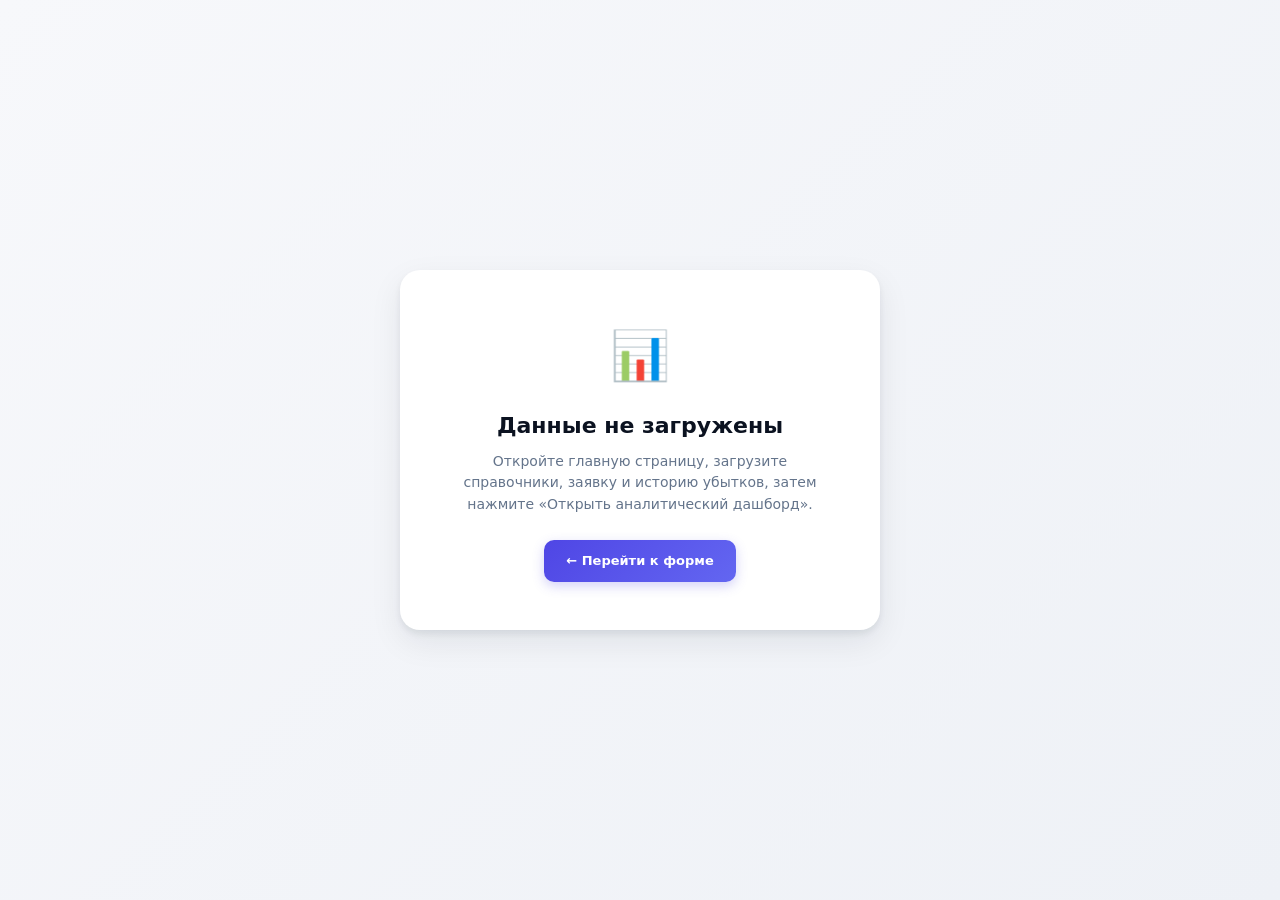
<file: analytics.html>
<!DOCTYPE html>
<html lang="ru">
<head>
  <meta charset="UTF-8">
  <meta name="viewport" content="width=device-width, initial-scale=1.0">
  <title>Аналитика убытков — Standard Life</title>
  <link rel="stylesheet" href="css/analytics.css">
</head>
<body>
  <div class="dash-empty" id="dash-empty" style="display:none">
    <div class="empty-card">
      <div class="empty-icon">📊</div>
      <h2>Данные не загружены</h2>
      <p>Откройте главную страницу, загрузите справочники, заявку и историю убытков, затем нажмите «Открыть аналитический дашборд».</p>
      <a href="index.html" class="empty-btn">← Перейти к форме</a>
    </div>
  </div>

  <div class="dash" id="dash" style="display:none">
    <!-- HERO BANNER -->
    <header class="hero">
      <div class="hero-bg"></div>
      <div class="hero-inner">
        <div class="hero-top">
          <a href="index.html" class="back-link">← Назад к форме</a>
          <div class="hero-brand">
            <div class="brand-mark">SL</div>
            <span>Standard Life · Андеррайтинговый отчёт</span>
          </div>
        </div>
        <div class="hero-grid">
          <div class="hero-main">
            <div class="hero-tag" id="hero-tag">Анализ риска</div>
            <h1 id="company-name">—</h1>
            <div class="hero-meta" id="company-meta"></div>
          </div>
          <div class="hero-side">
            <div class="hero-side-block">
              <span class="hsl-label">Период анализа</span>
              <span class="hsl-value" id="period-value">—</span>
            </div>
            <div class="hero-side-block">
              <span class="hsl-label">Сформировано</span>
              <span class="hsl-value" id="generated-at">—</span>
            </div>
          </div>
        </div>
        <!-- Verdict gauge -->
        <div class="hero-verdict" id="hero-verdict"></div>
      </div>
    </header>

    <!-- KPI strip -->
    <section class="kpi-row" id="kpi-row"></section>

    <!-- Полные данные о компании — всё, что известно по БИНу + договору -->
    <section class="row-1">
      <div class="card card-profile" id="card-full-profile">
        <div class="card-head">
          <h2><span class="card-icon">🏢</span> Полный профиль компании</h2>
          <div class="card-sub">Реестровые данные, ОКЭДы, параметры договора и финансовые показатели в одном месте</div>
        </div>
        <div class="card-body" id="full-profile-body"></div>
      </div>
    </section>

    <!-- Risk Score banner -->
    <section class="row-1">
      <div class="card card-score" id="card-score">
        <div class="card-head">
          <h2><span class="card-icon">🎯</span> Композитный Risk Score</h2>
          <div class="card-sub" id="score-sub">Интегральная оценка качества риска по 5 параметрам</div>
        </div>
        <div class="card-body" id="score-body"></div>
      </div>
    </section>

    <!-- Section header: LOSS EXPERIENCE -->
    <div class="section-head">
      <div class="sh-num">1</div>
      <div class="sh-text">
        <h3>Опыт убыточности</h3>
        <p>Объёмы, динамика и сезонность страховых случаев за 3-летний период</p>
      </div>
    </div>

    <section class="row-2">
      <div class="card card-feature" id="card-dynamic">
        <div class="card-head">
          <h2><span class="card-icon">📈</span> Динамика по годам</h2>
          <div class="card-sub" id="dynamic-sub"></div>
        </div>
        <div class="card-body" id="dynamic-body"></div>
      </div>
      <div class="card" id="card-severity">
        <div class="card-head">
          <h2><span class="card-icon">⚖️</span> Структура по тяжести</h2>
          <div class="card-sub">Признанные страховыми за 3 года</div>
        </div>
        <div class="card-body" id="severity-body"></div>
      </div>
    </section>

    <section class="row-1">
      <div class="card" id="card-heatmap">
        <div class="card-head">
          <h2><span class="card-icon">🗺️</span> Тепловая карта: год × месяц</h2>
          <div class="card-sub">Интенсивность страховых случаев по месяцам — чем темнее, тем больше НС</div>
        </div>
        <div class="card-body" id="heatmap-body"></div>
      </div>
    </section>

    <!-- Матрица: годы × страховщики (табличная аналитика) -->
    <section class="row-1">
      <div class="card" id="card-insurer-matrix">
        <div class="card-head">
          <h2><span class="card-icon">📋</span> Кейсы по годам и страховщикам</h2>
          <div class="card-sub">Распределение НС и выплат по комбинациям «страховщик × год»</div>
        </div>
        <div class="card-body" id="insurer-matrix-body"></div>
      </div>
    </section>

    <!-- Сравнительная панель: компания vs отрасль vs портфель -->
    <section class="row-1">
      <div class="card" id="card-benchmark">
        <div class="card-head">
          <h2><span class="card-icon">📊</span> Бенчмарк: компания vs отрасль vs портфель</h2>
          <div class="card-sub">Сравнение ключевых индикаторов риска с эталонными показателями</div>
        </div>
        <div class="card-body" id="benchmark-body"></div>
      </div>
    </section>

    <section class="row-1">
      <div class="card" id="card-monthly">
        <div class="card-head">
          <h2><span class="card-icon">📊</span> Помесячный тренд (24 месяца)</h2>
          <div class="card-sub" id="monthly-sub"></div>
        </div>
        <div class="card-body" id="monthly-body"></div>
      </div>
    </section>

    <section class="row-2">
      <div class="card" id="card-quarter">
        <div class="card-head">
          <h2><span class="card-icon">🗓️</span> Сезонность по кварталам</h2>
          <div class="card-sub">За 3 года</div>
        </div>
        <div class="card-body" id="quarter-body"></div>
      </div>
      <div class="card" id="card-annuity">
        <div class="card-head">
          <h2><span class="card-icon">🔄</span> Аннуитетная нагрузка</h2>
          <div class="card-sub">Число выплат на одно дело</div>
        </div>
        <div class="card-body" id="annuity-body"></div>
      </div>
    </section>

    <!-- Section header: FINANCIAL DEEP DIVE -->
    <div class="section-head">
      <div class="sh-num">2</div>
      <div class="sh-text">
        <h3>Финансовая глубина</h3>
        <p>Распределение выплат, крупнейшие кейсы и смертельные случаи</p>
      </div>
    </div>

    <section class="row-1">
      <div class="card" id="card-finance">
        <div class="card-head">
          <h2><span class="card-icon">💰</span> Финансовый профиль выплат</h2>
          <div class="card-sub">Распределение размера выплаты на одно дело</div>
        </div>
        <div class="card-body" id="finance-body"></div>
      </div>
    </section>

    <section class="row-2">
      <div class="card" id="card-top">
        <div class="card-head">
          <h2><span class="card-icon">🏆</span> Топ-10 крупнейших выплат</h2>
          <div class="card-sub">За 3 года</div>
        </div>
        <div class="card-body" id="top-body"></div>
      </div>
      <div class="card" id="card-deaths">
        <div class="card-head">
          <h2><span class="card-icon">⚠️</span> Смертельные случаи</h2>
          <div class="card-sub" id="deaths-sub"></div>
        </div>
        <div class="card-body" id="deaths-body"></div>
      </div>
    </section>

    <section class="row-1">
      <div class="card" id="card-top30">
        <div class="card-head">
          <h2><span class="card-icon">📋</span> Реестр топ-30 крупнейших дел</h2>
          <div class="card-sub">Детальный список с категорией и страховщиком</div>
        </div>
        <div class="card-body" id="top30-body"></div>
      </div>
    </section>

    <section class="row-2">
      <div class="card" id="card-freqsev">
        <div class="card-head">
          <h2><span class="card-icon">🔬</span> Декомпозиция частоты × серьёзности</h2>
          <div class="card-sub">Актуарное разложение чистой премии</div>
        </div>
        <div class="card-body" id="freqsev-body"></div>
      </div>
      <div class="card" id="card-var">
        <div class="card-head">
          <h2><span class="card-icon">📊</span> VaR / Экстремальные потери</h2>
          <div class="card-sub">Распределение потенциальных крупных выплат</div>
        </div>
        <div class="card-body" id="var-body"></div>
      </div>
    </section>

    <section class="row-1">
      <div class="card" id="card-sevyear">
        <div class="card-head">
          <h2><span class="card-icon">📐</span> Pivot: тяжесть × год</h2>
          <div class="card-sub">Кросс-таблица числа дел и сумм выплат по категориям и годам</div>
        </div>
        <div class="card-body" id="sevyear-body"></div>
      </div>
    </section>

    <!-- Section header: INSURERS & OPERATIONS -->
    <div class="section-head">
      <div class="sh-num">3</div>
      <div class="sh-text">
        <h3>Страховщики и операционные метрики</h3>
        <p>Распределение портфеля, эффективность урегулирования</p>
      </div>
    </div>

    <section class="row-2">
      <div class="card" id="card-statuses">
        <div class="card-head">
          <h2><span class="card-icon">🗂️</span> Распределение статусов рассмотрения</h2>
          <div class="card-sub">Все встретившиеся значения поля «Результат страхового случая»</div>
        </div>
        <div class="card-body" id="statuses-body"></div>
      </div>
      <div class="card" id="card-insbubble">
        <div class="card-head">
          <h2><span class="card-icon">⚪</span> Bubble-сравнение страховщиков</h2>
          <div class="card-sub">Размер пузыря = совокупная сумма выплат</div>
        </div>
        <div class="card-body" id="insbubble-body"></div>
      </div>
    </section>

    <section class="row-1">
      <div class="card" id="card-insyear">
        <div class="card-head">
          <h2><span class="card-icon">📊</span> Эволюция страховщиков по годам</h2>
          <div class="card-sub">Кто доминировал в каком году</div>
        </div>
        <div class="card-body" id="insyear-body"></div>
      </div>
    </section>

    <section class="row-1">
      <div class="card" id="card-insurers">
        <div class="card-head">
          <h2><span class="card-icon">🏢</span> Сравнение страховщиков</h2>
          <div class="card-sub" id="insurers-sub"></div>
        </div>
        <div class="card-body" id="insurers-body"></div>
      </div>
    </section>

    <section class="row-2">
      <div class="card" id="card-settlement">
        <div class="card-head">
          <h2><span class="card-icon">⏱️</span> Скорость урегулирования</h2>
          <div class="card-sub" id="settlement-sub"></div>
        </div>
        <div class="card-body" id="settlement-body"></div>
      </div>
      <div class="card" id="card-types">
        <div class="card-head">
          <h2><span class="card-icon">📋</span> Типы риска</h2>
          <div class="card-sub">Распределение по полю «Тип риска»</div>
        </div>
        <div class="card-body" id="types-body"></div>
      </div>
    </section>

    <!-- Section header: BENCHMARKING -->
    <div class="section-head">
      <div class="sh-num">4</div>
      <div class="sh-text">
        <h3>Сравнение с нормами и портфелем</h3>
        <p>Отраслевая норма по ОКЭД, портфельные показатели Компании</p>
      </div>
    </div>

    <section class="row-2">
      <div class="card" id="card-risk-profile">
        <div class="card-head">
          <h2><span class="card-icon">🎯</span> Профиль риска</h2>
          <div class="card-sub" id="profile-sub"></div>
        </div>
        <div class="card-body" id="profile-body"></div>
      </div>
      <div class="card" id="card-tariff">
        <div class="card-head">
          <h2><span class="card-icon">🧮</span> Структура тарифа</h2>
          <div class="card-sub">Расчёт страховой премии</div>
        </div>
        <div class="card-body" id="tariff-body"></div>
      </div>
    </section>

    <!-- Профиль организации и ОКЭДы (statgov реестр или ручной ввод) -->
    <section class="row-1" id="card-statgov-profile-section" style="display:none">
      <div class="card" id="card-statgov-profile">
        <div class="card-head">
          <h2><span class="card-icon">📋</span> ОКЭДы и профиль организации</h2>
          <div class="card-sub">Виды деятельности, классы риска и структура собственности</div>
        </div>
        <div class="card-body" id="statgov-profile-body"></div>
      </div>
    </section>

    <section class="row-1">
      <div class="card" id="card-norms">
        <div class="card-head">
          <h2><span class="card-icon">📊</span> Сравнение с отраслевыми нормами</h2>
          <div class="card-sub" id="norms-sub"></div>
        </div>
        <div class="card-body" id="norms-body"></div>
      </div>
    </section>

    <section class="row-2">
      <div class="card" id="card-funnel">
        <div class="card-head">
          <h2><span class="card-icon">🔻</span> Воронка признания страховыми</h2>
          <div class="card-sub">Путь дела от заявления до выплаты</div>
        </div>
        <div class="card-body" id="funnel-body"></div>
      </div>
      <div class="card" id="card-pareto">
        <div class="card-head">
          <h2><span class="card-icon">📉</span> Парето-распределение выплат</h2>
          <div class="card-sub">Кумулятивная доля по дел</div>
        </div>
        <div class="card-body" id="pareto-body"></div>
      </div>
    </section>

    <section class="row-1">
      <div class="card" id="card-premdecomp">
        <div class="card-head">
          <h2><span class="card-icon">🧱</span> Разложение премии: что покрывает / что не покрывает</h2>
          <div class="card-sub">Как соотносятся премия и ожидаемые компоненты убытка</div>
        </div>
        <div class="card-body" id="premdecomp-body"></div>
      </div>
    </section>

    <section class="row-2">
      <div class="card" id="card-concentration">
        <div class="card-head">
          <h2><span class="card-icon">🎚️</span> Концентрация и качество портфеля</h2>
          <div class="card-sub">Индексы концентрации, хвостовая часть, катастрофические события</div>
        </div>
        <div class="card-body" id="concentration-body"></div>
      </div>
      <div class="card" id="card-percapita">
        <div class="card-head">
          <h2><span class="card-icon">👷</span> Экономика на одного работника</h2>
          <div class="card-sub">Удельная нагрузка и достаточность премии</div>
        </div>
        <div class="card-body" id="percapita-body"></div>
      </div>
    </section>

    <!-- Section header: ACTUARIAL EXPERTISE -->
    <div class="section-head">
      <div class="sh-num">5</div>
      <div class="sh-text">
        <h3>Актуарная экспертиза</h3>
        <p>Burning Cost, Pure Premium Rate, Combined Ratio, PML и оценка по перестрахованию</p>
      </div>
    </div>

    <section class="row-1">
      <div class="card" id="card-actuarial">
        <div class="card-head">
          <h2><span class="card-icon">🧪</span> Ключевые актуарные показатели</h2>
          <div class="card-sub">Burning Cost, Pure Premium, Combined Ratio, PML и Solvency Impact</div>
        </div>
        <div class="card-body" id="actuarial-body"></div>
      </div>
    </section>

    <section class="row-2">
      <div class="card" id="card-poisson">
        <div class="card-head">
          <h2><span class="card-icon">🎲</span> Распределение Пуассона</h2>
          <div class="card-sub">Вероятность N страховых случаев в течение года</div>
        </div>
        <div class="card-body" id="poisson-body"></div>
      </div>
      <div class="card" id="card-trend">
        <div class="card-head">
          <h2><span class="card-icon">📈</span> Тренд и прогноз</h2>
          <div class="card-sub">Линейная регрессия числа НС с проекцией</div>
        </div>
        <div class="card-body" id="trend-body"></div>
      </div>
    </section>

    <section class="row-1">
      <div class="card" id="card-premladder">
        <div class="card-head">
          <h2><span class="card-icon">🪜</span> Декомпозиция технической премии</h2>
          <div class="card-sub">Pure Premium → Risk Loading → Expense Loading → Profit Margin = Technical Premium</div>
        </div>
        <div class="card-body" id="premladder-body"></div>
      </div>
    </section>

    <section class="row-2">
      <div class="card" id="card-tailrisk">
        <div class="card-head">
          <h2><span class="card-icon">🌊</span> Хвостовой риск (Tail Risk)</h2>
          <div class="card-sub">TVaR / CVaR, 1-в-100, 1-в-250 лет, максимально вероятный убыток</div>
        </div>
        <div class="card-body" id="tailrisk-body"></div>
      </div>
      <div class="card" id="card-capital">
        <div class="card-head">
          <h2><span class="card-icon">💎</span> Экономический капитал и RAROC</h2>
          <div class="card-sub">Капитал на риск и риск-скорректированная доходность</div>
        </div>
        <div class="card-body" id="capital-body"></div>
      </div>
    </section>

    <section class="row-1">
      <div class="card" id="card-volatility">
        <div class="card-head">
          <h2><span class="card-icon">📡</span> Волатильность и стабильность</h2>
          <div class="card-sub">Коэффициенты вариации частоты, серьёзности и совокупных убытков</div>
        </div>
        <div class="card-body" id="volatility-body"></div>
      </div>
    </section>

    <section class="row-1">
      <div class="card" id="card-reinsurance">
        <div class="card-head">
          <h2><span class="card-icon">🛡️</span> Рекомендация по перестрахованию</h2>
          <div class="card-sub">Уровень собственного удержания и параметры передачи</div>
        </div>
        <div class="card-body" id="reinsurance-body"></div>
      </div>
    </section>

    <!-- Section header: FORECAST & VERDICT -->
    <div class="section-head section-head--accent">
      <div class="sh-num sh-num--accent">6</div>
      <div class="sh-text">
        <h3>Прогноз и рекомендация</h3>
        <p>Ожидаемая убыточность по новому договору, сценарии и итоговый вердикт</p>
      </div>
    </div>

    <section class="row-1">
      <div class="card card-accent" id="card-forecast">
        <div class="card-head">
          <h2><span class="card-icon">🔮</span> Прогноз по новому договору</h2>
          <div class="card-sub" id="forecast-sub"></div>
        </div>
        <div class="card-body" id="forecast-body"></div>
      </div>
    </section>

    <section class="row-1">
      <div class="card" id="card-sensitivity">
        <div class="card-head">
          <h2><span class="card-icon">📐</span> Анализ чувствительности</h2>
          <div class="card-sub">При каких условиях договор перестаёт быть убыточным</div>
        </div>
        <div class="card-body" id="sensitivity-body"></div>
      </div>
    </section>

    <section class="row-1">
      <div class="card" id="card-required">
        <div class="card-head">
          <h2><span class="card-icon">⚖️</span> Требуемая премия при различных целевых КУ</h2>
          <div class="card-sub">Сколько должна стоить премия, чтобы договор был финансово устойчив</div>
        </div>
        <div class="card-body" id="required-body"></div>
      </div>
    </section>

    <section class="row-1">
      <div class="card" id="card-stress">
        <div class="card-head">
          <h2><span class="card-icon">🌪️</span> Стресс-тесты</h2>
          <div class="card-sub">Что произойдёт с убыточностью договора при отклонении от базового сценария</div>
        </div>
        <div class="card-body" id="stress-body"></div>
      </div>
    </section>

    <!-- Glossary now appears as inline tooltips on each card. Bottom block hidden. -->
    <div class="section-head" style="display:none">
      <div class="sh-num">6</div>
      <div class="sh-text">
        <h3>Методология и определения</h3>
        <p>Формулы расчёта и значения используемых терминов</p>
      </div>
    </div>
    <section class="row-1" style="display:none">
      <div class="card" id="card-glossary">
        <div class="card-head">
          <h2><span class="card-icon">📚</span> Глоссарий и формулы</h2>
          <div class="card-sub">Все ключевые показатели — определения и методика расчёта</div>
        </div>
        <div class="card-body" id="glossary-body"></div>
      </div>
    </section>

    <!-- AI Consultant FAB + Panel -->
    <button class="ai-fab" id="ai-fab" onclick="AIConsultant.toggle()" aria-label="Спросить ИИ">
      <svg class="ai-fab-icon" viewBox="0 0 24 24" fill="none" stroke="currentColor" stroke-width="2" stroke-linecap="round" stroke-linejoin="round">
        <path d="M12 8V4H8"/><rect width="16" height="12" x="4" y="8" rx="2"/>
        <path d="M2 14h2"/><path d="M20 14h2"/><path d="M15 13v2"/><path d="M9 13v2"/>
      </svg>
      <span class="ai-fab-label">Спросить&nbsp;ИИ</span>
      <span class="ai-fab-dot"></span>
    </button>

    <aside class="ai-panel" id="ai-panel" aria-hidden="true">
      <div class="ai-panel-head">
        <div class="ai-panel-title">
          <span class="ai-panel-emoji">🤖</span>
          <div>
            <h3>ИИ-консультант второго мнения</h3>
            <p>Скопируйте промпт и вставьте в ChatGPT / Claude / Gemini — ИИ выступит в роли «второго андеррайтера» и даст независимую оценку</p>
          </div>
        </div>
        <button class="ai-close" onclick="AIConsultant.toggle()" aria-label="Закрыть">×</button>
      </div>
      <div class="ai-panel-actions">
        <button class="ai-btn ai-btn--primary" id="ai-copy-btn" onclick="AIConsultant.copy()">
          <span class="ai-btn-icon">📋</span> Скопировать промпт
        </button>
        <button class="ai-btn ai-btn--secondary" onclick="AIConsultant.sendTo('chatgpt')">→ ChatGPT</button>
        <button class="ai-btn ai-btn--secondary" onclick="AIConsultant.sendTo('claude')">→ Claude</button>
        <button class="ai-btn ai-btn--secondary" onclick="AIConsultant.sendTo('gemini')">→ Gemini</button>
        <button class="ai-btn ai-btn--secondary" onclick="AIConsultant.sendTo('perplexity')">→ Perplexity</button>
      </div>
      <div class="ai-toast" id="ai-toast"></div>
      <textarea class="ai-prompt-text" id="ai-prompt-text" readonly></textarea>
      <div class="ai-panel-foot">
        <span id="ai-prompt-stats">—</span>
        <span class="ai-tip">Tip: после вставки можно задать дополнительные вопросы — у ИИ будет весь контекст</span>
      </div>
    </aside>
    <div class="ai-overlay" id="ai-overlay" onclick="AIConsultant.toggle()"></div>

    <footer class="dash-footer">
      <span>Standard Life · Аналитика убытков</span>
      <span class="dot">·</span>
      <span>Все вычисления выполнены локально в браузере</span>
      <span class="dot">·</span>
      <span id="footer-generated"></span>
    </footer>
  </div>

  <script src="js/utils.js"></script>
  <script src="js/ai-prompt.js"></script>
  <script src="js/ai-consultant.js"></script>
  <script src="js/analytics.js"></script>
</body>
</html>
</file>
<file: css/style.css>
/* ==========================================================================
   Design Tokens
   ========================================================================== */
:root {
  /* Brand & semantic colors (slate/indigo professional palette) */
  --c-brand-50:  #eef2ff;
  --c-brand-100: #e0e7ff;
  --c-brand-500: #6366f1;
  --c-brand-600: #4f46e5;
  --c-brand-700: #4338ca;
  --c-brand-800: #3730a3;

  --c-surface:           #f7f8fb;  /* app background (soft cool grey) */
  --c-surface-elevated:  #ffffff;  /* card background */
  --c-surface-sunken:    #f1f5f9;  /* subtle inset / faint zones */

  --c-border-subtle:  #e2e8f0;
  --c-border-default: #cbd5e1;
  --c-border-strong:  #94a3b8;

  --c-text-primary:   #0f172a;  /* main text */
  --c-text-secondary: #475569;  /* labels, captions */
  --c-text-tertiary:  #94a3b8;  /* placeholders, hints */
  --c-text-inverse:   #ffffff;  /* text on dark bg */

  --c-success-50:  #ecfdf5;
  --c-success-500: #10b981;
  --c-success-700: #047857;
  --c-warning-50:  #fffbeb;
  --c-warning-500: #f59e0b;
  --c-warning-700: #b45309;
  --c-danger-50:   #fef2f2;
  --c-danger-500:  #ef4444;
  --c-danger-700:  #b91c1c;
  --c-info-50:     #eff6ff;
  --c-info-500:    #3b82f6;
  --c-info-700:    #1d4ed8;

  /* Spacing scale (4px base) */
  --sp-1:  4px;
  --sp-2:  8px;
  --sp-3:  12px;
  --sp-4:  16px;
  --sp-5:  20px;
  --sp-6:  24px;
  --sp-8:  32px;
  --sp-10: 40px;
  --sp-12: 48px;

  /* Radii */
  --radius-sm: 6px;
  --radius-md: 8px;
  --radius-lg: 12px;
  --radius-xl: 16px;
  --radius-full: 999px;

  /* Shadows (subtle, paper-like) */
  --shadow-xs: 0 1px 2px rgba(15, 23, 42, 0.04);
  --shadow-sm: 0 1px 3px rgba(15, 23, 42, 0.06), 0 1px 2px rgba(15, 23, 42, 0.04);
  --shadow-md: 0 4px 12px rgba(15, 23, 42, 0.08), 0 2px 4px rgba(15, 23, 42, 0.04);
  --shadow-lg: 0 12px 24px rgba(15, 23, 42, 0.10), 0 4px 8px rgba(15, 23, 42, 0.05);

  /* Focus ring */
  --ring: 0 0 0 3px rgba(67, 56, 202, 0.15);

  /* Typography */
  --font-sans: 'Inter', 'IBM Plex Sans', system-ui, -apple-system, 'Segoe UI', Roboto, 'Helvetica Neue', Arial, sans-serif;
  --font-mono: 'JetBrains Mono', ui-monospace, SFMono-Regular, 'SF Mono', Menlo, Consolas, monospace;

  /* Layout */
  --content-max: 1860px;
}

/* ==========================================================================
   Base
   ========================================================================== */
* {
  margin: 0;
  padding: 0;
  box-sizing: border-box;
}
html { -webkit-text-size-adjust: 100%; }
body {
  font-family: var(--font-sans);
  background: var(--c-surface);
  color: var(--c-text-primary);
  line-height: 1.5;
  font-feature-settings: 'cv02', 'cv03', 'cv04', 'cv11';
  -webkit-font-smoothing: antialiased;
  -moz-osx-font-smoothing: grayscale;
}
::selection { background: var(--c-brand-100); color: var(--c-brand-800); }

.container {
  max-width: var(--content-max);
  margin: 0 auto;
  padding: 0 var(--sp-6) var(--sp-10);
}
html, body { overflow-x: hidden; }

/* ==========================================================================
   Раздельная навигация (вкладки) — 4 раздела на одной странице
   Общее состояние App не теряется при переключении: панели просто
   показываются/скрываются, страница не перезагружается.
   ========================================================================== */
/* Навигация по разделам живёт в шапке — инлайн, без «карточки». */
.tab-nav {
  display: flex;
  gap: var(--sp-1);
  flex-wrap: wrap;
  align-items: center;
}
.tab-btn {
  display: inline-flex;
  align-items: center;
  gap: var(--sp-2);
  flex: 0 1 auto;
  justify-content: center;
  padding: 8px 14px;
  border: 1px solid transparent;
  border-radius: var(--radius-full);
  background: transparent;
  color: var(--c-text-secondary);
  font-family: inherit;
  font-size: 13.5px;
  font-weight: 600;
  cursor: pointer;
  transition: background .15s ease, color .15s ease, box-shadow .15s ease;
}
.tab-btn:hover { background: var(--c-surface-sunken); color: var(--c-text-primary); }
.tab-btn:focus-visible { outline: none; box-shadow: var(--ring); }
.tab-btn.is-active {
  background: var(--c-brand-600);
  color: var(--c-text-inverse);
  box-shadow: var(--shadow-sm);
}
.tab-btn-ico {
  display: inline-flex;
  align-items: center;
  justify-content: center;
  flex: 0 0 auto;
  color: var(--c-brand-600);
}
.tab-btn:hover .tab-btn-ico { color: var(--c-brand-700); }
.tab-btn.is-active .tab-btn-ico { color: var(--c-text-inverse); }
.tab-btn-ico svg { width: 17px; height: 17px; display: block; }
.tab-btn-label { white-space: nowrap; }
.tab-panel { display: none; }
.tab-panel.is-active { display: block; animation: tabFade .18s ease; }
@keyframes tabFade {
  from { opacity: 0; transform: translateY(4px); }
  to   { opacity: 1; transform: none; }
}
@media (max-width: 1180px) {
  .tab-btn { padding: 7px 11px; font-size: 13px; }
  .tab-btn-label { font-size: 12.5px; }
}

/* Раздел «Проверка контрагента» — строка БИН + кнопка проверки */
.contractor-check {
  display: flex;
  align-items: flex-end;
  gap: var(--sp-3);
  flex-wrap: wrap;
  margin-top: var(--sp-2);
}
.contractor-check .form-group {
  flex: 1 1 240px;
  margin: 0;
}
.contractor-check .btn-manual-check { flex: 0 0 auto; height: 42px; }
@media (max-width: 560px) {
  .contractor-check { align-items: stretch; }
  .contractor-check .btn-manual-check { width: 100%; }
}

/* ==========================================================================
   Top app bar (header)
   ========================================================================== */
header.app-header {
  background: rgba(255, 255, 255, 0.85);
  border-bottom: 1px solid var(--c-border-subtle);
  padding: var(--sp-4) var(--sp-6);
  margin-bottom: var(--sp-6);
  position: sticky;
  top: 0;
  z-index: 100;
  backdrop-filter: saturate(180%) blur(8px);
}
.app-header-inner {
  max-width: var(--content-max);
  margin: 0 auto;
  display: flex;
  align-items: center;
  justify-content: flex-start;
  flex-wrap: wrap;
  gap: var(--sp-3) var(--sp-5);
}
.app-brand { flex: 0 0 auto; }
.app-header-inner .tab-nav { flex: 1 1 auto; }
.app-meta { margin-left: auto; }
.app-brand {
  display: flex;
  align-items: center;
  gap: var(--sp-4);
  text-decoration: none;
  color: inherit;
}
.sl-logo {
  height: 44px;
  width: auto;
  flex-shrink: 0;
  display: block;
  /* High-DPI image render hint — PNG source is 507×207 so well above 2× at 44px */
  image-rendering: -webkit-optimize-contrast;
}
.app-brand-divider {
  width: 1px;
  height: 32px;
  background: var(--c-border-subtle);
  display: inline-block;
  flex-shrink: 0;
}
.app-brand-text { display: flex; flex-direction: column; min-width: 0; }
.app-name {
  font-size: 0.95rem;
  font-weight: 700;
  color: var(--c-text-primary);
  letter-spacing: -0.01em;
  line-height: 1.2;
}
.app-subtitle {
  font-size: 0.74rem;
  color: var(--c-text-secondary);
  letter-spacing: 0.02em;
  margin-top: 2px;
  text-transform: uppercase;
  font-weight: 600;
}
@media (max-width: 600px) {
  .app-brand-divider, .app-brand-text { display: none; }
}
.app-meta {
  display: flex;
  align-items: center;
  gap: var(--sp-3);
}
/* Индикатор подключения к stat.gov.kz — кликабельная пилюля со статусом. */
.statgov-pill {
  display: inline-flex;
  align-items: center;
  gap: 7px;
  padding: 5px 12px 5px 9px;
  border: 1px solid transparent;
  border-radius: var(--radius-full);
  font-family: inherit;
  font-size: 0.74rem;
  font-weight: 600;
  white-space: nowrap;
  cursor: pointer;
  transition: background .15s ease, color .15s ease, border-color .15s ease, filter .15s ease;
}
.statgov-pill:hover { filter: brightness(0.97); }
.statgov-pill:focus-visible { outline: none; box-shadow: var(--ring); }
.statgov-dot {
  width: 7px;
  height: 7px;
  border-radius: 50%;
  flex: 0 0 auto;
  background: var(--c-text-tertiary);
}
.statgov-pill.is-online {
  background: var(--c-success-50);
  color: var(--c-success-700);
  border-color: #a7f3d0;
}
.statgov-pill.is-online .statgov-dot {
  background: var(--c-success-500);
  animation: pulse-dot 2s ease-in-out infinite;
}
.statgov-pill.is-offline {
  background: var(--c-danger-50);
  color: var(--c-danger-700);
  border-color: #fecaca;
}
.statgov-pill.is-nologin,
.statgov-pill.is-unreachable {
  background: var(--c-warning-50);
  color: var(--c-warning-700);
  border-color: #fde68a;
}
.statgov-pill.is-nologin .statgov-dot,
.statgov-pill.is-unreachable .statgov-dot {
  background: var(--c-warning-500);
  animation: pulse-dot 1.6s ease-in-out infinite;
}
.statgov-pill.is-checking {
  background: var(--c-surface-sunken);
  color: var(--c-text-secondary);
  border-color: var(--c-border-subtle);
}
.statgov-pill.is-checking .statgov-dot {
  background: var(--c-text-tertiary);
  animation: pulse-dot 1s ease-in-out infinite;
}
@keyframes pulse-dot {
  0%, 100% { opacity: 1; transform: scale(1); }
  50% { opacity: 0.5; transform: scale(0.85); }
}
@media (max-width: 760px) {
  .app-meta { display: none; }
}

/* ==========================================================================
   Sections (cards)
   ========================================================================== */
.section {
  background: var(--c-surface-elevated);
  border: 1px solid var(--c-border-subtle);
  border-radius: var(--radius-lg);
  padding: var(--sp-6);
  margin-bottom: var(--sp-4);
  box-shadow: var(--shadow-xs);
}
.section-title {
  font-size: 1.05rem;
  font-weight: 700;
  margin-bottom: var(--sp-5);
  padding-left: var(--sp-3);
  border-left: 3px solid var(--c-brand-600);
  display: flex;
  align-items: center;
  gap: var(--sp-3);
  color: var(--c-text-primary);
  line-height: 1.25;
  letter-spacing: -0.01em;
}
.section-title .badge {
  font-size: 0.72rem;
  background: var(--c-success-50);
  color: var(--c-success-700);
  padding: 3px 9px;
  border-radius: var(--radius-full);
  font-weight: 600;
  letter-spacing: 0.01em;
  border: 1px solid #a7f3d0;
}
.section-sub {
  font-size: 0.85rem;
  color: var(--c-text-secondary);
  margin-top: calc(var(--sp-3) * -1);
  margin-bottom: var(--sp-4);
  line-height: 1.5;
}

/* ==========================================================================
   Ссылки на источники — узкая полоса в самом верху вкладок «Проверка
   Договоров» и «Проверка контрагента»: открыть egov / stat.gov вручную
   (там же вход, от которого зависят наши автоматические проверки).
   ========================================================================== */
.src-links {
  display: flex;
  flex-wrap: wrap;
  gap: var(--sp-3);
  margin-bottom: var(--sp-4);
}
.src-link {
  /* На всю ширину: две карточки делят строку поровну; на узком экране
     переносятся (flex-basis 320px — минимум до переноса). */
  flex: 1 1 320px;
  min-width: 0;
  display: flex;
  align-items: center;
  gap: 12px;
  padding: 12px 16px;
  background: var(--c-surface-elevated);
  border: 1px solid var(--c-border-subtle);
  border-radius: var(--radius-lg);
  box-shadow: var(--shadow-xs);
  text-decoration: none;
  color: inherit;
  transition: border-color 0.15s, box-shadow 0.15s, transform 0.15s;
}
.src-link:hover {
  border-color: #c7d2fe;
  box-shadow: 0 6px 14px -8px rgba(79, 70, 229, 0.45);
  transform: translateY(-1px);
}
.src-link-ico {
  width: 36px; height: 36px; flex: 0 0 auto;
  border-radius: 10px;
  background: linear-gradient(135deg, #eef2ff, #e0e7ff);
  color: #4f46e5;
  display: flex; align-items: center; justify-content: center;
}
.src-link-ico svg { width: 19px; height: 19px; }
.src-link-body { display: flex; flex-direction: column; gap: 2px; min-width: 0; flex: 1 1 auto; }
.src-link-t { font-size: 0.9rem; font-weight: 700; color: var(--c-text-primary); line-height: 1.2; }
/* Полное название услуги — длинное, переносим по словам (не обрезаем: андеррайтеру
   важно видеть, какая именно справка за ссылкой). */
.src-link-s { font-size: 0.76rem; color: var(--c-text-secondary); line-height: 1.35; overflow-wrap: anywhere; }
.src-link-ext { color: #94a3b8; display: flex; flex: 0 0 auto; }
.src-link-ext svg { width: 14px; height: 14px; }
.src-link:hover .src-link-ext { color: #4f46e5; }

/* Статус подключения к источнику. Зелёная — работает; красная — нужно
   вмешательство (вход в портал / включить расширение), и тогда сама ссылка
   и есть лекарство. Пока проверяем — нейтральная: врать до первого ответа
   нельзя (из-за ложного «недоступен» в прошлом убрали плашку в шапке). */
.src-link-state {
  font-size: 0.7rem; font-weight: 700; letter-spacing: 0.01em;
  padding: 1px 7px; border-radius: 999px; white-space: nowrap;
  background: #f1f5f9; color: #64748b; border: 1px solid #e2e8f0;
}
.src-link.is-ok {
  background: #f0fdf4;
  border-color: #86efac;
}
.src-link.is-ok .src-link-ico { background: linear-gradient(135deg, #dcfce7, #bbf7d0); color: #15803d; }
.src-link.is-ok .src-link-state { background: #dcfce7; color: #15803d; border-color: #86efac; }
.src-link.is-ok:hover { border-color: #4ade80; box-shadow: 0 6px 14px -8px rgba(22, 163, 74, 0.5); }
.src-link.is-bad {
  background: #fef2f2;
  border-color: #fca5a5;
}
.src-link.is-bad .src-link-ico { background: linear-gradient(135deg, #fee2e2, #fecaca); color: #b91c1c; }
.src-link.is-bad .src-link-state { background: #fee2e2; color: #b91c1c; border-color: #fca5a5; }
.src-link.is-bad:hover { border-color: #f87171; box-shadow: 0 6px 14px -8px rgba(220, 38, 38, 0.5); }
.src-link-t { display: flex; align-items: center; gap: 8px; flex-wrap: wrap; }

/* ==========================================================================
   Upload zones (reference files + per-case)
   ========================================================================== */
.upload-grid {
  display: grid;
  /* Симметричная 4-колоночная сетка — все вертикальные линии выровнены:
        Row 1: popravka · classifier · affiliated · calculator  (4×1 кол.)
        Row 2: Норматив · КУ · Лимиты(2 кол.)                    (1+1+2 = 4 кол.)
        Row 3: Подписанты                                        (full-width)
     «Лимиты» занимают 2 колонки и заполняют 2-й ряд без пустого слота. */
  grid-template-columns: repeat(4, 1fr);
  gap: var(--sp-3);
  align-items: stretch;
}
.upload-grid > #zone-limits { grid-column: span 2; }
.upload-grid > #zone-signers { grid-column: 1 / -1; }
@media (max-width: 1100px) {
  .upload-grid { grid-template-columns: repeat(2, 1fr); }
  .upload-grid > #zone-limits { grid-column: span 2; }
}
@media (max-width: 640px) {
  .upload-grid { grid-template-columns: 1fr; }
  .upload-grid > #zone-limits,
  .upload-grid > #zone-signers { grid-column: auto; }
}

/* Карточка «Подписанты»: 4 группы в горизонтальном grid, заполняют всю
   ширину карточки. На узких экранах перестраиваются в меньшее число
   колонок. */
.ref-override--signers {
  display: grid;
  grid-template-columns: repeat(4, 1fr);
  gap: 16px;
  align-items: start;
}
.ref-override--signers > .ref-override-title {
  grid-column: 1 / -1;
}
@media (max-width: 1100px) {
  .ref-override--signers { grid-template-columns: repeat(2, 1fr); }
}
@media (max-width: 700px) {
  .ref-override--signers { grid-template-columns: 1fr; }
}
.ref-override--signers .signers-group {
  margin-bottom: 0; /* теперь это колонка grid, не stack */
}
.ref-override--signers .signers-group:last-child { margin-bottom: 0; }
.ref-override--signers .signers-group-title {
  /* Заголовок группы + хинт. Разрешаем wrap чтобы длинные хинты типа
     "(снимите галочку, если в отпуске)" не выходили за пределы колонки. */
  display: flex;
  flex-wrap: wrap;
  align-items: baseline;
  gap: 4px 8px;
  font-size: 0.66rem;
  font-weight: 700;
  text-transform: uppercase;
  letter-spacing: 0.04em;
  color: #6366f1;
  margin-bottom: 6px;
  padding-bottom: 4px;
  border-bottom: 1px dotted #c7d2fe;
}
.ref-override--signers .signers-hint {
  font-size: 0.62rem;
  font-weight: 500;
  text-transform: none;
  letter-spacing: 0;
  color: #94a3b8;
  font-style: italic;
  /* Хинт может стать новой строкой если не помещается. */
  flex-basis: 100%;
}

/* Ряд одного подписанта. 2 варианта:
   1) Solo (председатели, директора, секретари): [роль input] + [ФИО input]
      — оба редактируются, без чекбокса
   2) Editable (члены АС/Правления): [☑] + [роль input] + [ФИО input] */
.ref-override--signers .signer-row {
  display: grid;
  grid-template-columns: 1fr;
  gap: 2px;
  margin-bottom: 6px;
  padding: 4px 0;
}
.ref-override--signers .signer-row:last-child { margin-bottom: 0; }

/* Solo: 2 строки — роль сверху, ФИО снизу. Принудительно укладываем
   обе input-строки вертикально через flex-колонку (некоторые глобальные
   правила для `input` в .upload-zone могут возвращать display: inline,
   из-за чего без явного flex-direction они визуально становятся
   рядом). */
.ref-override--signers .signer-row--solo {
  display: flex !important;
  flex-direction: column !important;
  gap: 3px;
  padding: 6px 8px;
  background: rgba(99, 102, 241, 0.04);
  border-radius: 5px;
}
.ref-override--signers .signer-row--solo > input { width: 100%; }
.ref-override--signers .signer-row--solo .signer-role-input {
  font-size: 0.7rem !important;
  color: var(--c-text-secondary);
}

.ref-override--signers .signer-role {
  font-size: 0.68rem;
  color: var(--c-text-secondary);
  font-weight: 600;
}

/* Редактируемый ряд: чекбокс + должность сверху, ФИО снизу.
   Двухстрочная раскладка экономит горизонтальное пространство в узких
   4-колоночных группах. */
.ref-override--signers .signer-row--editable {
  grid-template-columns: 18px 1fr;
  grid-template-rows: auto auto;
  column-gap: 6px;
  row-gap: 2px;
  align-items: center;
  padding: 6px 8px;
  background: rgba(99, 102, 241, 0.04);
  border-radius: 5px;
}
.ref-override--signers .signer-row--editable input[type="checkbox"] {
  width: 16px;
  height: 16px;
  cursor: pointer;
  accent-color: #6366f1;
  margin: 0;
  grid-row: 1;
  grid-column: 1;
}
.ref-override--signers .signer-role-input {
  font-size: 0.7rem !important;
  color: var(--c-text-secondary);
  grid-row: 1;
  grid-column: 2;
}
/* ФИО на второй строке, со сдвигом под чекбокс */
.ref-override--signers .signer-row--editable > input[type="text"]:not(.signer-role-input) {
  grid-row: 2;
  grid-column: 1 / -1;
  margin-left: 22px; /* visual indent под role-input */
}

/* Затемнение ряда «в отпуске» — пользователь видит, что строка не пойдёт в документ. */
.ref-override--signers .signer-row--skipped input[type="text"] {
  opacity: 0.4;
  text-decoration: line-through;
  background: #f1f5f9;
}
.ref-override--signers .signer-row--skipped .signer-role {
  opacity: 0.4;
  text-decoration: line-through;
}

.ref-override--signers input[type="text"] {
  font-variant-numeric: normal !important;
}

/* Карточка лимитов процедуры — без файлового инпута, всегда «в активе»,
   2-колоночная сетка инпутов для компактности. */
.upload-zone--no-file {
  cursor: default;
}
.upload-zone--no-file:hover {
  border-color: var(--c-success-500);
  background: linear-gradient(180deg, var(--c-success-50) 0%, #ffffff 100%);
  transform: none;
}
.ref-override-grid--2col {
  grid-template-columns: 1fr 1fr;
}
@media (max-width: 1100px) {
  .ref-override-grid--2col { grid-template-columns: 1fr; }
}
.upload-zone {
  background: var(--c-surface-elevated);
  border: 1.5px dashed var(--c-border-default);
  border-radius: var(--radius-md);
  padding: var(--sp-4) var(--sp-3);
  text-align: center;
  cursor: pointer;
  transition: border-color 0.18s, background 0.18s, transform 0.18s, box-shadow 0.18s;
  position: relative;
  min-height: 130px;
  display: flex;
  flex-direction: column;
  align-items: center;
  justify-content: center;
  gap: var(--sp-1);
}
.upload-zone:hover {
  border-color: var(--c-brand-500);
  background: var(--c-brand-50);
  transform: translateY(-1px);
}
.upload-zone.loaded {
  border-color: var(--c-success-500);
  border-style: solid;
  background: linear-gradient(180deg, var(--c-success-50) 0%, #ffffff 100%);
  box-shadow: 0 1px 2px rgba(16, 185, 129, 0.08);
}
.upload-zone.loaded .uz-icon {
  background: #d1fae5;
  color: var(--c-success-700);
}
.upload-zone.loaded .uz-status {
  color: var(--c-success-700);
  font-weight: 600;
}
.upload-zone .uz-icon {
  width: 38px;
  height: 38px;
  display: inline-flex;
  align-items: center;
  justify-content: center;
  border-radius: var(--radius-md);
  background: var(--c-surface-sunken);
  color: var(--c-text-secondary);
  transition: background .15s, color .15s;
}
.upload-zone .uz-icon svg { width: 20px; height: 20px; }
.upload-zone .uz-label {
  font-size: 0.82rem;
  font-weight: 600;
  color: var(--c-text-primary);
  line-height: 1.3;
  margin-top: var(--sp-1);
}
.upload-zone .uz-status {
  font-size: 0.72rem;
  color: var(--c-text-tertiary);
  margin-top: var(--sp-1);
  line-height: 1.3;
  word-break: break-word;
}
.upload-zone input[type="file"] {
  display: none;
}

/* Inline override panel inside upload-zone for normativ + ku.
   Sits at the bottom, doesn't trigger file-picker click (onclick stop in HTML). */
.upload-zone .ref-override {
  padding: var(--sp-2) var(--sp-3) var(--sp-3);
  background: rgba(99, 102, 241, 0.04);
  border: 1px dashed #c7d2fe;
  border-radius: var(--radius-sm);
  cursor: default;
  text-align: left;
  width: 100%;
}

/* Карточки с панелью ручного ввода (Норматив, КУ, Лимиты): шапка прижата
   к верху, override-панель — к низу. Иначе при разной высоте карточек
   в одной строке (grid stretches до max height) контент болтается посередине.
   margin-top: auto на panel поднимает её к нижнему краю flex-контейнера. */
.upload-zone:has(.ref-override) {
  justify-content: flex-start;
}
.upload-zone:has(.ref-override) .ref-override {
  margin-top: auto;
}
.upload-zone .ref-override-title {
  font-size: 0.7rem;
  font-weight: 700;
  color: #4338ca;
  text-transform: uppercase;
  letter-spacing: 0.04em;
  margin-bottom: 6px;
}
.upload-zone .ref-override-sub {
  display: inline-block;
  margin-left: 6px;
  font-size: 0.62rem;
  color: #6366f1;
  background: #eef2ff;
  padding: 1px 6px;
  border-radius: 4px;
  text-transform: none;
  letter-spacing: 0;
  font-weight: 600;
}
.upload-zone .ref-override-grid {
  display: grid;
  grid-template-columns: 1fr;
  gap: 6px;
}
.upload-zone .ref-override label {
  display: flex;
  flex-direction: column;
  font-size: 0.68rem;
  color: var(--c-text-secondary);
  font-weight: 600;
  gap: 3px;
}
.upload-zone .ref-override input {
  font-size: 0.78rem;
  padding: 5px 8px;
  border: 1px solid var(--c-border-default);
  border-radius: 4px;
  background: #fff;
  color: var(--c-text-primary);
  font-weight: 500;
  font-variant-numeric: tabular-nums;
}
.upload-zone .ref-override input:focus {
  outline: none;
  border-color: var(--c-brand-500);
  box-shadow: 0 0 0 2px rgba(99, 102, 241, 0.15);
}
.upload-zone .ref-override input.ovr-active {
  border-color: #f59e0b;
  background: #fffbeb;
}

/* Обёртка для инпута с суффиксом единицы измерения (₸, %, лет, ₸/мес).
   Единица выводится через data-unit и абсолютно позиционируется внутри
   инпута справа. Чтобы текст не наезжал на единицу — padding-right у инпута. */
.upload-zone .input-with-unit {
  position: relative;
  display: block;
  width: 100%;
}
.upload-zone .input-with-unit::after {
  content: attr(data-unit);
  position: absolute;
  right: 8px;
  top: 50%;
  transform: translateY(-50%);
  font-size: 0.72rem;
  color: #94a3b8;
  font-weight: 600;
  background: #f8fafc;
  padding: 2px 6px;
  border-radius: 4px;
  pointer-events: none;
  font-variant-numeric: tabular-nums;
  white-space: nowrap;
}
.upload-zone .input-with-unit input {
  width: 100%;
  /* Резерв справа под чип единицы: ~50px хватит даже для «₸/мес». */
  padding-right: 56px !important;
}

/* Per-case uploads — larger, more prominent */
.upload-grid-main {
  display: grid;
  grid-template-columns: repeat(auto-fit, minmax(170px, 1fr));
  gap: var(--sp-3);
}
/* Длинное название карточки реестра — мельче, чтобы умещалось аккуратно. */
.uz-label--long { font-size: 0.8rem; line-height: 1.25; }

/* Блок выбора компании из реестра — отдельная карточка под зонами загрузки. */
.registry-picker {
  margin-top: var(--sp-4);
  padding: var(--sp-4);
  background: var(--c-surface-elevated);
  border: 1px solid var(--c-border-subtle);
  border-radius: var(--radius-lg);
  box-shadow: var(--shadow-sm);
  display: flex;
  flex-direction: column;
  gap: var(--sp-3);
}
.registry-picker-head {
  display: flex;
  align-items: center;
  justify-content: space-between;
  gap: 12px;
  flex-wrap: wrap;
}
.registry-picker-title {
  display: flex; align-items: center; gap: 8px;
  font-weight: 700; font-size: 1rem; color: var(--c-text-primary);
}
.registry-picker-icon { font-size: 1.05rem; }
.registry-picker-count { color: var(--c-text-secondary); font-weight: 600; font-size: 0.85rem; }
.registry-picker-head #registry-filter {
  flex: 1; min-width: 200px; max-width: 360px;
  padding: 9px 12px;
  border: 1px solid var(--c-border-default); border-radius: var(--radius-md);
  font-size: 0.92rem; background: var(--c-surface-elevated);
  transition: border-color .15s, box-shadow .15s;
}
.registry-picker-head #registry-filter:focus {
  outline: none; border-color: var(--c-brand-500);
  box-shadow: 0 0 0 3px var(--c-brand-50);
}
/* Большой прокручиваемый список компаний — видно, по кому принимаем решение. */
.registry-list {
  display: flex; flex-direction: column; gap: 6px;
  max-height: 380px; overflow-y: auto;
  padding: 6px;
  border: 1px solid var(--c-border-subtle); border-radius: var(--radius-md);
  background: var(--c-surface-sunken);
}
.registry-list-item {
  display: grid;
  grid-template-columns: auto 1fr;
  grid-template-areas: 'bin name' 'bin sub';
  align-items: center;
  column-gap: 14px; row-gap: 1px;
  width: 100%; text-align: left;
  padding: 10px 14px;
  background: var(--c-surface-elevated);
  border: 1px solid var(--c-border-subtle);
  border-radius: var(--radius-md);
  cursor: pointer;
  font: inherit;
  transition: background .12s, border-color .12s, box-shadow .12s, transform .05s;
}
.registry-list-item:hover { border-color: var(--c-brand-500); background: var(--c-brand-50); }
.registry-list-item:active { transform: translateY(1px); }
.registry-list-item.is-selected {
  border-color: var(--c-brand-500);
  background: var(--c-brand-50);
  box-shadow: inset 0 0 0 1.5px var(--c-brand-500);
}
.rli-bin {
  grid-area: bin;
  font-variant-numeric: tabular-nums; font-weight: 700; font-size: 0.98rem;
  color: var(--c-brand-700); letter-spacing: 0.01em; white-space: nowrap;
}
.rli-name { grid-area: name; font-size: 0.9rem; font-weight: 600; color: var(--c-text-primary); line-height: 1.3; }
.rli-sub  { grid-area: sub; font-size: 0.78rem; color: var(--c-text-secondary); margin-top: 1px; }
.registry-list-empty { padding: 18px; text-align: center; color: var(--c-text-secondary); font-size: 0.9rem; }
.registry-picker-hint { font-size: 0.8rem; color: var(--c-text-secondary); }
.upload-zone-main {
  background: var(--c-surface-elevated);
  border: 1.5px dashed var(--c-brand-500);
  border-radius: var(--radius-lg);
  padding: var(--sp-6) var(--sp-5);
  text-align: center;
  cursor: pointer;
  transition: border-color .18s, background .18s, transform .18s, box-shadow .18s;
  position: relative;
  display: flex;
  flex-direction: column;
  align-items: center;
  gap: var(--sp-2);
  min-height: 150px;
  justify-content: center;
}
.upload-zone-main:hover {
  background: var(--c-brand-50);
  border-color: var(--c-brand-700);
  transform: translateY(-1px);
  box-shadow: var(--shadow-md);
}
.upload-zone-main .uz-icon {
  width: 48px;
  height: 48px;
  display: inline-flex;
  align-items: center;
  justify-content: center;
  border-radius: var(--radius-md);
  background: var(--c-brand-50);
  color: var(--c-brand-700);
  transition: background .15s, color .15s;
}
.upload-zone-main .uz-icon svg { width: 26px; height: 26px; }
.upload-zone-main .uz-label {
  font-size: 0.95rem;
  font-weight: 700;
  color: var(--c-text-primary);
  letter-spacing: -0.01em;
}
.upload-zone-main .uz-status {
  font-size: 0.8rem;
  color: var(--c-text-secondary);
  word-break: break-word;
}
.upload-zone-main.loaded {
  border-color: var(--c-success-500);
  border-style: solid;
  background: linear-gradient(180deg, var(--c-success-50) 0%, #ffffff 100%);
}
.upload-zone-main.loaded .uz-icon {
  background: #d1fae5;
  color: var(--c-success-700);
}
.upload-zone-main.loaded .uz-status {
  color: var(--c-success-700);
  font-weight: 600;
}

/* Delete button (×) — appears on hover */
.uz-delete {
  position: absolute;
  top: 8px;
  right: 8px;
  width: 26px;
  height: 26px;
  display: inline-flex;
  align-items: center;
  justify-content: center;
  background: var(--c-surface-elevated);
  border: 1px solid var(--c-border-subtle);
  border-radius: var(--radius-full);
  color: var(--c-text-tertiary);
  cursor: pointer;
  opacity: 0;
  transition: opacity .15s, color .15s, border-color .15s, background .15s, transform .15s;
  z-index: 2;
  padding: 0;
}
.upload-zone:hover .uz-delete,
.upload-zone-main:hover .uz-delete,
.upload-zone.loaded .uz-delete,
.upload-zone-main.loaded .uz-delete {
  opacity: 1;
}
.uz-delete:hover {
  color: var(--c-danger-700);
  border-color: #fecaca;
  background: var(--c-danger-50);
  transform: scale(1.1);
}
.uz-delete svg { display: block; }

/* «Скачать аналитику (PDF)» — full-width download button под кнопками генерации */
.btn-download-analytics {
  display: flex;
  align-items: center;
  justify-content: center;
  gap: 10px;
  width: 100%;
  margin-top: var(--sp-4);
  padding: var(--sp-4) var(--sp-5);
  background: linear-gradient(135deg, #ef4444 0%, #b91c1c 100%);
  border: none;
  border-radius: var(--radius-md);
  color: var(--c-text-inverse);
  font-family: var(--font-sans);
  font-size: 0.92rem;
  font-weight: 600;
  letter-spacing: -0.01em;
  cursor: pointer;
  transition: transform .15s, box-shadow .15s, filter .15s;
  box-shadow: 0 2px 6px rgba(239, 68, 68, 0.25), inset 0 1px 0 rgba(255, 255, 255, 0.15);
}
.btn-download-analytics:hover {
  transform: translateY(-1px);
  box-shadow: 0 6px 14px rgba(239, 68, 68, 0.32), inset 0 1px 0 rgba(255, 255, 255, 0.15);
  filter: brightness(1.04);
}
.btn-download-analytics:disabled {
  opacity: 0.7;
  cursor: wait;
  transform: none;
}
.btn-download-analytics svg { display: block; }
.dla-spinner {
  display: inline-block;
  width: 14px;
  height: 14px;
  border: 2px solid rgba(255,255,255,0.4);
  border-top-color: #fff;
  border-radius: 50%;
  animation: dla-spin 0.8s linear infinite;
}
@keyframes dla-spin { to { transform: rotate(360deg); } }

/* «Обновить данные» — primary full-width action */
.btn-refresh-wide {
  display: flex;
  align-items: center;
  justify-content: center;
  gap: var(--sp-3);
  width: 100%;
  margin-top: var(--sp-3);
  padding: var(--sp-4) var(--sp-5);
  background: linear-gradient(135deg, var(--c-brand-600) 0%, var(--c-brand-800) 100%);
  border: none;
  border-radius: var(--radius-md);
  color: var(--c-text-inverse);
  font-family: var(--font-sans);
  font-size: 0.92rem;
  font-weight: 600;
  letter-spacing: -0.01em;
  cursor: pointer;
  transition: transform .15s, box-shadow .15s, filter .15s;
  box-shadow: var(--shadow-sm), inset 0 1px 0 rgba(255, 255, 255, 0.15);
}

/* Manual input card (alternative to заявка upload) */
.manual-input-card {
  position: relative;
  margin-top: 14px;
  padding: 16px;
  background: #f8fafc;
  border: 1px dashed #94a3b8;
  border-radius: 10px;
}
.btn-manual-reset {
  position: absolute;
  top: 12px;
  right: 12px;
  display: inline-flex;
  align-items: center;
  gap: 4px;
  padding: 5px 10px;
  background: #fff;
  color: #b91c1c;
  border: 1px solid #fecaca;
  border-radius: 6px;
  font-size: 0.72rem;
  font-weight: 600;
  cursor: pointer;
  transition: background 0.15s, color 0.15s, border-color 0.15s;
}
.btn-manual-reset:hover {
  background: #fef2f2;
  border-color: #fca5a5;
}
.manual-input-head { margin-bottom: 12px; padding-right: 100px; /* room for reset btn */ }
.manual-input-title {
  font-size: 0.95rem;
  font-weight: 700;
  color: #1e293b;
  margin-bottom: 4px;
}
.manual-input-sub {
  font-size: 0.78rem;
  color: #64748b;
  line-height: 1.4;
}
.manual-input-grid {
  display: grid;
  grid-template-columns: repeat(5, 1fr);
  gap: 12px;
}
@media (max-width: 1100px) {
  .manual-input-grid { grid-template-columns: repeat(3, 1fr); }
}
@media (max-width: 700px) {
  .manual-input-grid { grid-template-columns: 1fr 1fr; }
}
/* Блок «Страховые случаи» в ручном вводе: галочка + поле количества НС. */
.manual-claims-block {
  margin-top: 12px;
  display: flex;
  flex-wrap: wrap;
  align-items: center;
  gap: 12px 16px;
}
.manual-claims-toggle {
  display: inline-flex;
  align-items: center;
  gap: 8px;
  font-size: 0.85rem;
  font-weight: 600;
  color: #334155;
  cursor: pointer;
  user-select: none;
}
.manual-claims-toggle input { width: 16px; height: 16px; margin: 0; cursor: pointer; accent-color: #4f46e5; }
.manual-claims-count {
  display: flex;
  align-items: center;
  gap: 8px;
}
.manual-claims-count label { font-size: 0.8rem; color: #64748b; margin: 0; }
.manual-claims-count input {
  width: 110px;
  padding: 6px 10px;
  border: 1px solid #cbd5e1;
  border-radius: 8px;
  font-size: 0.85rem;
}

.manual-input-hint {
  margin-top: 10px;
  font-size: 0.78rem;
  color: #64748b;
}
.manual-input-hint.manual-input-hint--ok { color: #047857; }
.manual-input-hint.manual-input-hint--err { color: #b91c1c; }
.manual-input-actions {
  margin-top: 12px;
  display: flex;
  gap: 10px;
  justify-content: flex-end;
}
.btn-manual-apply {
  background: linear-gradient(135deg, #10b981 0%, #059669 100%);
  color: white;
  border: none;
  padding: 10px 22px;
  border-radius: 6px;
  font-size: 0.88rem;
  font-weight: 600;
  cursor: pointer;
  transition: opacity 0.15s, transform 0.15s, box-shadow 0.15s;
  box-shadow: 0 2px 4px rgba(16, 185, 129, 0.2);
}
.btn-manual-apply:hover { transform: translateY(-1px); opacity: 0.95; box-shadow: 0 4px 8px rgba(16, 185, 129, 0.3); }
.btn-manual-apply:disabled { opacity: 0.5; cursor: not-allowed; transform: none; }

/* Кнопка «Только проверить» — синяя, второстепенная по визуалу, чтобы
   главное действие (Применить — зелёная) оставалось акцентным. */
.btn-manual-check {
  background: linear-gradient(135deg, #6366f1 0%, #4f46e5 100%);
  color: white;
  border: none;
  padding: 10px 22px;
  border-radius: 6px;
  font-size: 0.88rem;
  font-weight: 600;
  cursor: pointer;
  transition: opacity 0.15s, transform 0.15s, box-shadow 0.15s;
  box-shadow: 0 2px 4px rgba(99, 102, 241, 0.2);
  margin-right: 8px;
}
.btn-manual-check:hover { transform: translateY(-1px); opacity: 0.95; box-shadow: 0 4px 8px rgba(99, 102, 241, 0.3); }
.btn-manual-check:disabled { opacity: 0.5; cursor: not-allowed; transform: none; }

/* Alert: средняя ЗП < 85 000 ₸ (информационный для андеррайтера) */
.avg-salary-alert {
  display: none;
  margin-top: 14px;
  padding: 16px 20px;
  background: linear-gradient(135deg, #fef3c7 0%, #fde68a 100%);
  border: 2px solid #f59e0b;
  border-radius: 10px;
  gap: 14px;
  align-items: flex-start;
  box-shadow: 0 2px 6px rgba(245, 158, 11, 0.15);
}
.avg-salary-alert.visible { display: flex; }
.avg-salary-alert .asa-icon {
  font-size: 1.7rem;
  line-height: 1;
  flex-shrink: 0;
}
.avg-salary-alert .asa-body { flex: 1; }
.avg-salary-alert .asa-title {
  font-size: 0.95rem;
  font-weight: 700;
  color: #92400e;
  margin-bottom: 4px;
}
.avg-salary-alert .asa-desc {
  font-size: 0.83rem;
  color: #78350f;
  line-height: 1.5;
}
/* Галочка-подтверждение «Не было страховых случаев» внутри алерта —
   по клику скрывает напоминание. */
.avg-salary-alert .asa-ack {
  display: inline-flex;
  align-items: center;
  gap: 8px;
  margin-top: 12px;
  padding: 6px 12px;
  background: rgba(255, 255, 255, 0.6);
  border: 1.5px solid #f59e0b;
  border-radius: 8px;
  font-size: 0.83rem;
  font-weight: 700;
  color: #92400e;
  cursor: pointer;
  user-select: none;
}
.avg-salary-alert .asa-ack:hover { background: rgba(255, 255, 255, 0.92); }
.avg-salary-alert .asa-ack input {
  width: 16px; height: 16px;
  margin: 0;
  cursor: pointer;
  accent-color: #d97706;
}

/* Метка с inline-тегом ("посчитано") справа от текста — в одну строку,
   а не под текстом. Используется для ФОТ / ср. зп в карточке ручного ввода. */
.manual-label-inline {
  display: flex !important;
  align-items: center;
  justify-content: space-between;
  gap: 8px;
}

/* Disabled / computed inputs in manual card */
.manual-input-grid input:disabled {
  background: #f1f5f9;
  color: #64748b;
  cursor: not-allowed;
  border-color: #cbd5e1;
}
.manual-field-tag {
  display: inline-block;
  margin-left: 6px;
  padding: 1px 6px;
  font-size: 0.65rem;
  font-weight: 600;
  background: #e0f2fe;
  color: #0369a1;
  border-radius: 8px;
  vertical-align: middle;
  text-transform: lowercase;
}
.btn-refresh-wide:hover {
  transform: translateY(-1px);
  box-shadow: 0 4px 8px rgba(67, 97, 238, 0.3);
  opacity: 0.95;
}
.btn-refresh-wide:active { transform: translateY(0); }
.btn-refresh-wide .ba-icon { font-size: 1.2rem; }
.upload-zone-main:hover {
  background: #f8f9ff;
}
.upload-zone-main.loaded {
  border-color: #2e7d32;
  border-style: solid;
  background: #f1f8e9;
}
.upload-zone-main .uz-icon {
  font-size: 2rem;
  margin-bottom: 8px;
}
.upload-zone-main .uz-label {
  font-size: 0.9rem;
  font-weight: 600;
}
.upload-zone-main .uz-status {
  font-size: 0.75rem;
  color: #98a2b3;
  margin-top: 6px;
}
.upload-zone-main input[type="file"] {
  display: none;
}

/* ==========================================================================
   Form fields
   ========================================================================== */
.form-grid {
  display: grid;
  /* Первая колонка — основное поле (ОКЭД), вторая — auto: занимает ровно
     столько, сколько нужно содержимому. Так короткие элементы (чекбокс
     «Нерезидент») не «гуляют» в пустой половине строки. Full-width элементы
     по-прежнему растягиваются через grid-column: 1 / -1. */
  grid-template-columns: 1fr auto;
  gap: var(--sp-4);
  align-items: end;
}
/* Компактный flex-ряд: до 4 form-group в одну строку (paymentOrder + freq + period с/по).
   Когда payment-frequency-wrap скрыт (display:none), оставшиеся 3 поля заполнят строку. */
.form-row-tight {
  display: flex;
  gap: var(--sp-4);
  margin-top: var(--sp-4);
  flex-wrap: wrap;
}
.form-row-tight > .form-group {
  flex: 1 1 0;
  min-width: 160px;
}
@media (max-width: 720px) {
  .form-row-tight > .form-group { flex: 1 1 calc(50% - var(--sp-4)); }
}
.form-group {
  display: flex;
  flex-direction: column;
  gap: var(--sp-2);
}
.form-group.full-width {
  grid-column: 1 / -1;
}
.form-group label {
  font-size: 0.78rem;
  font-weight: 600;
  color: var(--c-text-secondary);
  letter-spacing: 0.01em;
}
.ai-buttons-row {
  display: flex;
  gap: 10px;
  flex-wrap: wrap;
  margin: 4px 0 10px;
}
.btn-ai {
  flex: 1;
  min-width: 180px;
  display: flex;
  align-items: center;
  justify-content: center;
  gap: 8px;
  color: white;
  border: none;
  padding: 12px 16px;
  border-radius: 8px;
  font-size: 0.9rem;
  font-weight: 600;
  cursor: pointer;
  transition: opacity 0.15s, transform 0.15s, box-shadow 0.15s;
  box-shadow: 0 2px 4px rgba(0,0,0,0.08);
}
.btn-ai:hover {
  transform: translateY(-1px);
  box-shadow: 0 4px 8px rgba(0,0,0,0.12);
  opacity: 0.95;
}
.btn-ai:active { transform: translateY(0); }
.btn-ai .ai-icon { font-size: 1.1rem; }
.btn-ai--chatgpt {
  background: linear-gradient(135deg, #10a37f 0%, #0d8c6c 100%);
}
.btn-ai--gemini {
  background: linear-gradient(135deg, #1a73e8 0%, #2b8aff 50%, #5ba8ff 100%);
}
.btn-ai--perplexity {
  background: linear-gradient(135deg, #20808d 0%, #1a6770 100%);
}
.form-group input,
.form-group textarea,
.form-group select {
  padding: 10px 12px;
  border: 1px solid var(--c-border-default);
  border-radius: var(--radius-sm);
  font-family: var(--font-sans);
  font-size: 0.88rem;
  color: var(--c-text-primary);
  background: var(--c-surface-elevated);
  transition: border-color .15s, box-shadow .15s, background .15s;
}
.form-group input::placeholder,
.form-group textarea::placeholder {
  color: var(--c-text-tertiary);
}
.form-group input:hover,
.form-group textarea:hover,
.form-group select:hover {
  border-color: var(--c-border-strong);
}
.form-group input:focus,
.form-group textarea:focus,
.form-group select:focus {
  outline: none;
  border-color: var(--c-brand-600);
  box-shadow: var(--ring);
}
.form-group input:disabled,
.form-group textarea:disabled,
.form-group select:disabled {
  background: var(--c-surface-sunken);
  color: var(--c-text-secondary);
  cursor: not-allowed;
}
.form-group textarea {
  min-height: 96px;
  resize: vertical;
  line-height: 1.5;
}
/* Описание/анализ рисков — поле в 2 раза выше обычного. */
#riskText { min-height: 192px; }

/* Checkbox */
.checkbox-group {
  flex-direction: row !important;
  align-items: center;
  gap: 8px !important;
  /* В form-grid с align-items: end чекбокс уже выравнивается с инпутом
     по нижнему краю — отдельный padding-top больше не нужен. Оставляем
     минимальный паддинг снизу для оптического центра. */
  padding-bottom: 8px;
}
.checkbox-group input[type="checkbox"] {
  width: 18px;
  height: 18px;
  cursor: pointer;
}

/* Бейдж автопроверки резидентства по ГБД ЮЛ рядом с галочкой «Нерезидент». */
.resident-badge {
  font-size: 11.5px;
  line-height: 1.3;
  padding: 2px 8px;
  border-radius: 999px;
  border: 1px solid transparent;
  white-space: nowrap;
  cursor: help;
}
.resident-badge:empty { display: none; }
.resident-badge--ok { background: var(--c-success-50); color: var(--c-success-700); border-color: #a7f3d0; }
.resident-badge--no { background: var(--c-danger-50); color: var(--c-danger-700); border-color: #fecaca; font-weight: 600; }
.resident-badge--ip { background: var(--c-info-50); color: var(--c-info-700); border-color: #bfdbfe; }
.resident-badge--warn { background: var(--c-warning-50); color: var(--c-warning-700); border-color: #fde68a; font-weight: 600; }
.resident-badge--na { background: var(--c-surface-sunken); color: var(--c-text-tertiary); border-color: var(--c-border-subtle); }

/* «Признак резидентства» в карточке профиля компании. */
.pi-resident { font-weight: 600; cursor: help; }
.pi-resident--ok { color: var(--c-success-700); }
.pi-resident--no { color: var(--c-danger-700); }
.pi-resident--ip { color: var(--c-info-700); }
.pi-resident--warn { color: var(--c-warning-700); }
.pi-resident--na { color: var(--c-text-tertiary); font-weight: 500; }
.pi-resident-src { color: var(--c-text-tertiary); font-size: .85em; font-weight: 400; }
/* Метка стороны договора (С:/К:) перед признаком резидентства в карточке профиля. */
.pi-resident-party { color: var(--c-text-tertiary); font-weight: 700; font-size: .82em; margin-right: 2px; }

/* === Preview panel — card-style layout === */
.preview-panel {
  display: none;
  background: linear-gradient(135deg, #fafbfc 0%, #f1f5f9 100%);
  border: 1px solid #e2e8f0;
  border-radius: 12px;
  padding: 18px;
  margin-top: 14px;
  box-shadow: 0 2px 10px rgba(15, 23, 42, 0.04);
}
.preview-panel.visible { display: block; }
.preview-grid {
  display: flex;
  flex-direction: column;
  gap: 12px;
}

/* Section — белая карточка с тонкой рамкой */
.preview-section {
  background: #ffffff;
  border: 1px solid #e2e8f0;
  border-radius: 10px;
  padding: 16px 18px;
  display: grid;
  grid-template-columns: 1fr 1fr;
  gap: 14px 24px;
  box-shadow: 0 1px 3px rgba(15, 23, 42, 0.03);
}
.preview-section-title {
  grid-column: 1 / -1;
  font-size: 0.7rem;
  font-weight: 700;
  text-transform: uppercase;
  letter-spacing: 0.06em;
  color: #64748b;
  margin: 0 0 4px;
  padding-bottom: 10px;
  border-bottom: 1px solid #f1f5f9;
  display: flex;
  align-items: center;
  gap: 8px;
}
.preview-section .pi-loading,
.preview-section .pi-warn,
.preview-section .pi-hint {
  grid-column: 1 / -1;
  font-size: 0.82rem;
}
.preview-section .pi-loading { color: #667085; font-style: italic; }
.preview-section .pi-warn { color: #b54708; }
.preview-section .pi-hint { color: #667085; font-size: 0.75rem; margin-top: 2px; }

/* Preview item — вертикальный стек: label сверху, value снизу */
.preview-item {
  display: flex;
  flex-direction: column;
  gap: 3px;
  padding: 4px 0;
  min-width: 0;
}
.preview-item .pi-label {
  font-size: 0.72rem;
  font-weight: 500;
  color: #64748b;
  line-height: 1.2;
}
.pi-value-row {
  display: inline-flex;
  align-items: center;
  gap: 6px;
  flex-wrap: wrap;
}
.preview-item .pi-value {
  font-size: 0.92rem;
  font-weight: 600;
  color: #0f172a;
  line-height: 1.4;
  word-break: break-word;
}
.preview-item--money .pi-value {
  font-family: ui-monospace, SFMono-Regular, monospace;
  font-size: 0.95rem;
  color: #0c4a6e;
}
.preview-item--big {
  grid-column: 1 / -1;
}

/* Copy button — inline рядом со значением, иконка SVG */
.pi-copy {
  display: inline-flex;
  align-items: center;
  justify-content: center;
  background: transparent;
  border: none;
  color: #94a3b8;
  cursor: pointer;
  padding: 2px;
  border-radius: 4px;
  opacity: 0;
  transition: opacity 0.15s, color .15s, background .15s;
}
.preview-item:hover .pi-copy { opacity: 0.7; }
.pi-copy:hover {
  opacity: 1 !important;
  color: #1e40af;
  background: #eff6ff;
}
.pi-copy svg { display: block; }
.pi-copy--ok {
  color: #047857 !important;
  background: #d1fae5 !important;
  opacity: 1 !important;
}
.pi-copy--ok svg { display: none; }
.pi-copy--ok::before { content: '✓'; font-weight: 700; font-size: 0.95rem; line-height: 1; }

/* Подсекции внутри сворачиваемых «Подробностей» (ОКЭДы + Реквизиты) */
.pi-subsection {
  margin-top: 14px;
}
.pi-subsection:first-of-type { margin-top: 0; }
/* ОКЭДы-подсекция внутри карточки «Основная информация» — на всю ширину,
   с лёгким разделителем от сетки полей. */
.preview-section > .pi-subsection {
  grid-column: 1 / -1;
  margin-top: 6px;
  padding-top: 14px;
  border-top: 1px solid #f1f5f9;
}

/* Карточка «Проверка контрагента» — сгруппированные строки вместо общей
   2-колоночной сетки: 1-я строка = БИН · Дата регистрации · Гос. участие. */
.preview-section--contractor { display: block; }
.preview-section--contractor .preview-section-title { margin-bottom: 14px; }
.preview-section--contractor .ci-grid { display: grid; gap: 14px 24px; }
.preview-section--contractor .ci-grid + .ci-grid { margin-top: 14px; }
.ci-grid--3 { grid-template-columns: repeat(3, 1fr); }
.ci-grid--2 { grid-template-columns: repeat(2, 1fr); }
.ci-grid--1 { grid-template-columns: 1fr; }
@media (max-width: 640px) {
  .ci-grid--3, .ci-grid--2 { grid-template-columns: 1fr; }
}
.pi-subsection-title {
  font-size: 0.72rem;
  font-weight: 700;
  color: #475569;
  text-transform: uppercase;
  letter-spacing: 0.04em;
  margin-bottom: 8px;
  display: flex;
  align-items: center;
  gap: 6px;
}
/* Сетка для пар label/value внутри подсекции (Реквизиты) */
.pi-subsection-grid {
  display: grid;
  grid-template-columns: 1fr 1fr;
  gap: 14px 24px;
}
.pi-subsection-grid .preview-item--big { grid-column: 1 / -1; }

/* Company ОКЭДы table */
.company-okeds-wrap {
  overflow-x: auto;
  border: 1px solid #e4e7ec;
  border-radius: 6px;
}
table.company-okeds {
  width: 100%;
  border-collapse: collapse;
  font-size: 0.8rem;
}
table.company-okeds th,
table.company-okeds td {
  padding: 6px 8px;
  text-align: left;
  border-bottom: 1px solid #f0f2f5;
}
table.company-okeds thead th {
  background: #fafbfc;
  color: #667085;
  font-weight: 500;
  font-size: 0.75rem;
}
table.company-okeds tbody tr.active {
  background: #ecfdf3;
}
table.company-okeds tbody tr.active strong {
  color: #027a48;
}
.oked-active-badge {
  display: inline-block;
  font-size: 0.7rem;
  padding: 1px 6px;
  border-radius: 4px;
  background: #d1fadf;
  color: #027a48;
  margin-left: 4px;
  text-transform: lowercase;
}
table.company-okeds .muted { color: #98a2b3; font-style: italic; }

/* BIN lookup button */
.btn-bin {
  padding: 8px 16px;
  background: #f0f2f5;
  border: 1px solid #d0d5dd;
  border-radius: 6px;
  font-size: 0.8rem;
  cursor: pointer;
  transition: all 0.2s;
  margin-top: 22px;
  white-space: nowrap;
}
.btn-bin:hover {
  background: #e4e7ec;
}
.btn-bin:disabled {
  opacity: 0.5;
  cursor: not-allowed;
}

/* Generate buttons */
.btn-row {
  display: flex;
  gap: 12px;
  margin-top: 8px;
}
.btn-generate {
  flex: 1;
  padding: 14px 24px;
  border: none;
  border-radius: 8px;
  font-size: 0.95rem;
  font-weight: 600;
  cursor: pointer;
  transition: all 0.2s;
  font-family: inherit;
}
.btn-generate:disabled {
  opacity: 0.5;
  cursor: not-allowed;
}
.btn-ar {
  background: #4361ee;
  color: #fff;
}
.btn-ar:hover:not(:disabled) {
  background: #3a56d4;
}
.btn-zakl {
  background: #1a1a2e;
  color: #fff;
}
.btn-zakl:hover:not(:disabled) {
  background: #2d2d4a;
}
.btn-protocol {
  background: linear-gradient(135deg, #7c3aed 0%, #5b21b6 100%);
  color: #fff;
}
.btn-protocol:hover:not(:disabled) {
  filter: brightness(1.1);
}
/* СЗ на АС — в одной гамме с Протоколом (оба идут в пакете органа «АС»). */
.btn-sz-as {
  background: linear-gradient(135deg, #0ea5e9 0%, #0369a1 100%);
  color: #fff;
}
.btn-sz-as:hover:not(:disabled) {
  filter: brightness(1.08);
}
.btn-sz {
  background: linear-gradient(135deg, #f59e0b 0%, #b45309 100%);
  color: #fff;
}
.btn-sz:hover:not(:disabled) {
  filter: brightness(1.08);
}
.btn-sz-sd {
  background: linear-gradient(135deg, #dc2626 0%, #7f1d1d 100%);
  color: #fff;
}
.btn-sz-sd:hover:not(:disabled) {
  filter: brightness(1.08);
}

/* Organ banner */
.organ-banner {
  margin-bottom: 12px;
  padding: 12px 16px;
  border-radius: 10px;
  font-size: 0.85rem;
  line-height: 1.55;
  border-left: 4px solid;
}
.organ-banner strong { font-weight: 700; }
.organ-banner .ob-pkg {
  font-size: 0.78rem;
  color: #64748b;
}
.organ-banner--as {
  background: #eff6ff;
  border-left-color: #4361ee;
  color: #1e3a8a;
}
.organ-banner--pravlenie {
  background: #fffbeb;
  border-left-color: #f59e0b;
  color: #78350f;
}
.organ-banner--sd {
  background: #fef2f2;
  border-left-color: #dc2626;
  color: #7f1d1d;
}
.organ-banner--standard {
  background: #f0fdf4;
  border-left-color: #10b981;
  color: #065f46;
}

/* Analytics CTA button — hidden until claims loaded */
.analytics-cta {
  display: none;
  margin-top: 12px;
}
.analytics-cta.visible {
  display: block;
}
.analytics-cta-row {
  display: grid;
  grid-template-columns: 1fr 1fr 1fr;
  gap: 10px;
}
@media (max-width: 980px) {
  .analytics-cta-row { grid-template-columns: 1fr 1fr; }
}
.btn-analytics--inline {
  background: linear-gradient(135deg, #059669 0%, #10b981 100%);
}
.btn-analytics--inline:hover {
  box-shadow: 0 4px 12px rgba(5, 150, 105, 0.35);
}
.analytics-inline {
  display: none;
  margin-top: var(--sp-4);
  border-radius: var(--radius-lg);
  overflow: hidden;
  border: 1px solid var(--c-border-subtle);
  box-shadow: var(--shadow-sm);
  background: var(--c-surface);
}
.analytics-inline.is-open {
  display: block;
  animation: section-expand 0.3s ease;
}
.analytics-iframe {
  display: block;
  width: 100%;
  /* Height устанавливается из JS (resizeIframe) — равна scrollHeight контента,
     чтобы внутренний скроллбар не появлялся. Fallback 600px пока загружается. */
  height: 600px;
  border: none;
  background: var(--c-surface);
  transition: height 0.2s ease;
}
@media (max-width: 760px) {
  .analytics-cta-row { grid-template-columns: 1fr; }
}
.btn-analytics {
  width: 100%;
  padding: 16px 20px;
  background: linear-gradient(135deg, #4361ee 0%, #5b4ad9 100%);
  color: #fff;
  border: none;
  border-radius: 10px;
  cursor: pointer;
  font-family: inherit;
  display: flex;
  align-items: center;
  gap: 12px;
  transition: transform 0.15s, box-shadow 0.15s;
  box-shadow: 0 2px 6px rgba(67, 97, 238, 0.25);
}
.btn-analytics:hover {
  transform: translateY(-1px);
  box-shadow: 0 4px 12px rgba(67, 97, 238, 0.35);
}
.btn-analytics .ba-icon {
  font-size: 1.5rem;
}
.btn-analytics .ba-label {
  font-size: 0.95rem;
  font-weight: 600;
  flex: 1;
  text-align: left;
}
.btn-analytics .ba-hint {
  font-size: 0.75rem;
  opacity: 0.8;
}

/* === Preview — раскрывающиеся подразделы (ОКЭДы, Подробности) === */
.preview-collapsible .preview-section-title--clickable {
  cursor: pointer;
  user-select: none;
  display: flex;
  align-items: center;
  gap: 8px;
  transition: color .15s;
}
.preview-collapsible .preview-section-title--clickable:hover { color: #4361ee; }
.preview-collapsible .section-chevron {
  display: inline-block;
  font-size: 0.85rem;
  color: #98a2b3;
  transition: transform .2s ease;
  width: 14px;
}
.preview-collapsible.is-open .section-chevron {
  transform: rotate(90deg);
  color: #4361ee;
}
.preview-collapsible-body {
  display: none;
  margin-top: 10px;
}
.preview-collapsible.is-open .preview-collapsible-body {
  display: block;
  animation: section-expand 0.2s ease;
}
.pi-count {
  display: inline-flex;
  align-items: center;
  justify-content: center;
  min-width: 22px;
  height: 20px;
  padding: 0 6px;
  font-size: 0.7rem;
  font-weight: 600;
  color: #475569;
  background: #e2e8f0;
  border-radius: 10px;
}

/* ОКЭД-rows (внутри preview-collapsible) */
.pi-oked-row {
  display: grid;
  grid-template-columns: 84px 100px 56px 70px 1fr;
  gap: 10px;
  padding: 6px 8px;
  border-bottom: 1px dashed #e2e8f0;
  font-size: 0.83rem;
  align-items: baseline;
}
.pi-oked-row:last-child { border-bottom: none; }
.pi-oked-row--active { background: #f0fdf4; border-radius: 6px; }
.pi-oked-code { font-weight: 700; color: #1e293b; font-family: ui-monospace, monospace; }
.pi-oked-kind { font-size: 0.75rem; color: #64748b; }
.pi-oked-class { font-size: 0.78rem; font-weight: 600; color: #475569; }
.pi-oked-tariff { font-size: 0.78rem; font-weight: 600; color: #475569; font-variant-numeric: tabular-nums; }
.pi-oked-name { color: #334155; }
@media (max-width: 720px) {
  .pi-oked-row { grid-template-columns: 70px 88px 48px 62px; gap: 6px 8px; }
  .pi-oked-name { grid-column: 1 / -1; }
}
.pi-active-badge {
  display: inline-block;
  margin-left: 4px;
  padding: 1px 6px;
  background: #10b981;
  color: #fff;
  font-size: 0.65rem;
  font-weight: 700;
  border-radius: 6px;
  text-transform: uppercase;
}

/* ИИ-советник по ОКЭД/классу — чистая панель с ровными чипами сервисов */
.oked-advisor {
  margin-top: 16px;
  padding: 14px 16px;
  background: #f6f7fd;
  border: 1px solid var(--c-border-subtle);
  border-radius: var(--radius-lg);
}
.oked-advisor-top {
  display: flex;
  align-items: center;
  justify-content: space-between;
  gap: 12px;
  flex-wrap: wrap;
  margin-bottom: 12px;
}
.oked-advisor-title {
  position: relative;
  padding-left: 12px;
  font-size: 0.95rem;
  font-weight: 700;
  color: var(--c-brand-800);
  letter-spacing: -0.01em;
}
.oked-advisor-title::before {
  content: '';
  position: absolute;
  left: 0;
  top: 1px;
  bottom: 1px;
  width: 3px;
  border-radius: 2px;
  background: linear-gradient(180deg, var(--c-brand-500), var(--c-brand-700));
}
.oked-advisor-copy {
  flex: 0 0 auto;
  display: inline-flex;
  align-items: center;
  gap: 6px;
  padding: 6px 11px;
  border: 1px solid var(--c-border-default);
  border-radius: var(--radius-sm);
  background: var(--c-surface-elevated);
  color: var(--c-text-secondary);
  font-family: inherit;
  font-size: 0.76rem;
  font-weight: 600;
  cursor: pointer;
  transition: background .15s, color .15s, border-color .15s;
}
.oked-advisor-copy svg { width: 13px; height: 13px; flex: 0 0 auto; }
.oked-advisor-copy:hover { background: var(--c-surface-sunken); color: var(--c-text-primary); border-color: var(--c-border-strong); }
.oked-advisor-grid {
  display: flex;
  flex-wrap: wrap;
  gap: 8px;
}
.ai-chip {
  flex: 1 1 168px;
  display: inline-flex;
  align-items: center;
  justify-content: center;
  gap: 8px;
  padding: 10px 14px;
  border: 1px solid var(--c-border-default);
  border-radius: 10px;
  background: var(--c-surface-elevated);
  color: var(--c-text-primary);
  font-family: inherit;
  font-size: 0.85rem;
  font-weight: 600;
  white-space: nowrap;
  cursor: pointer;
  transition: border-color .15s ease, box-shadow .15s ease, transform .12s ease;
}
.ai-chip:hover { box-shadow: var(--shadow-sm); transform: translateY(-1px); }
.ai-chip:active { transform: translateY(0); }
.ai-chip:focus-visible { outline: none; box-shadow: var(--ring); }
.ai-chip-dot { width: 9px; height: 9px; border-radius: 50%; flex: 0 0 auto; }
.ai-chip--chatgpt .ai-chip-dot { background: #10a37f; }
.ai-chip--chatgpt:hover { border-color: #10a37f; }
.ai-chip--gemini .ai-chip-dot { background: #1a73e8; }
.ai-chip--gemini:hover { border-color: #4285f4; }
.ai-chip--perplexity .ai-chip-dot { background: #20808d; }
.ai-chip--perplexity:hover { border-color: #20808d; }
.ai-chip--grok .ai-chip-dot { background: #111827; }
.ai-chip--grok:hover { border-color: #111827; }

/* Маунт на вкладке андеррайтинга — отступ снизу от «1. Параметры страхования». */
#oked-advisor-mount .oked-advisor { margin-top: 0; margin-bottom: var(--sp-4); }

/* Преview-banners (affiliated / no-discount) */
.pi-banner {
  margin-bottom: 12px;
  padding: 10px 14px;
  border-radius: 8px;
  font-size: 0.85rem;
  font-weight: 500;
  line-height: 1.45;
}
.pi-banner--info {
  background: #eff6ff;
  border-left: 4px solid #3b82f6;
  color: #1e40af;
}
.pi-banner--warn {
  background: #fffbeb;
  border-left: 4px solid #f59e0b;
  color: #92400e;
}
.muted { color: #94a3b8; }

/* === Раскрывающийся раздел (Справочники) === */
.section-title--clickable {
  cursor: pointer;
  user-select: none;
  transition: color .15s;
}
.section-title--clickable:hover { color: #4361ee; }
.section-chevron {
  display: inline-block;
  font-size: 0.85rem;
  color: #98a2b3;
  transition: transform .2s ease;
  width: 14px;
  text-align: center;
}
.section-collapsible.is-open .section-chevron {
  transform: rotate(90deg);
  color: #4361ee;
}
.section-collapsible-body {
  display: none;
  margin-top: 16px;
}
.section-collapsible.is-open .section-collapsible-body {
  display: block;
  animation: section-expand 0.25s ease;
}
@keyframes section-expand {
  from { opacity: 0; transform: translateY(-4px); }
  to { opacity: 1; transform: translateY(0); }
}
/* Свёрнутый вид: section-title с уменьшенным margin */
.section-collapsible:not(.is-open) .section-title {
  margin-bottom: 0;
}

/* === Doc number — обособленный блок под verdict-card === */
.doc-number-group {
  margin-top: 4px;
  padding: 14px 16px;
  background: #fff;
  border: 1px solid #d0d5dd;
  border-radius: 10px;
  box-shadow: 0 2px 6px rgba(0,0,0,0.04);
}
.doc-number-label {
  display: flex !important;
  align-items: center;
  gap: 12px;
  margin-bottom: 10px !important;
  font-size: 0.85rem !important;
  font-weight: 600 !important;
  color: #1e293b !important;
}
.doc-number-icon {
  font-size: 1.4rem;
  line-height: 1;
  width: 38px;
  height: 38px;
  border-radius: 8px;
  display: inline-flex;
  align-items: center;
  justify-content: center;
  background: #f1f5f9;
  flex-shrink: 0;
}
.doc-number-text {
  display: flex;
  flex-direction: column;
  gap: 2px;
  min-width: 0;
}
.doc-number-title {
  font-size: 0.95rem;
  font-weight: 700;
  color: #1e293b;
}
.doc-number-sub {
  font-size: 0.75rem;
  font-weight: 400;
  color: #64748b;
  line-height: 1.35;
}
.doc-number-input {
  width: 100%;
  padding: 10px 14px !important;
  font-size: 0.95rem !important;
  font-weight: 600 !important;
  color: #1e293b !important;
  background: #f8fafc !important;
  border: 2px solid #cbd5e1 !important;
  border-radius: 8px !important;
  font-family: inherit;
}
.doc-number-input:focus {
  outline: none !important;
  border-color: #4361ee !important;
  background: #fff !important;
  box-shadow: 0 0 0 3px rgba(67, 97, 238, 0.12) !important;
}

/* === Блок «Страховые случаи» в превью === */
.pi-claims-block {
  margin-top: 4px;
  font-size: 0.92rem;
  font-weight: 600;
  color: #0f172a;
  line-height: 1.45;
}
.pi-claims-header {
  color: #0c4a6e;
  margin-bottom: 4px;
}
.pi-claims-header strong { font-weight: 700; }
.pi-claims-year {
  padding: 2px 0 2px 16px;
  font-weight: 500;
  color: #334155;
  font-family: ui-monospace, SFMono-Regular, monospace;
  font-size: 0.88rem;
}
.pi-claims-year-num {
  font-weight: 700;
  color: #0c4a6e;
}

/* === Activity diagnostics — лог под «Вид деятельности» === */
.activity-diagnostics {
  display: none;
  margin-top: 10px;
  padding: 12px 14px;
  background: #f8fafc;
  border: 1px solid #e2e8f0;
  border-radius: 8px;
  font-size: 0.78rem;
  line-height: 1.5;
  color: #475569;
}
.activity-diagnostics.visible { display: block; }
.ad-title {
  font-size: 0.72rem;
  font-weight: 700;
  color: #64748b;
  text-transform: uppercase;
  letter-spacing: 0.04em;
  margin-bottom: 8px;
}
.ad-row {
  display: grid;
  grid-template-columns: 86px 1fr;
  gap: 8px;
  padding: 4px 0;
  border-top: 1px dashed #e2e8f0;
}
.ad-row:first-of-type { border-top: none; }
.ad-label {
  font-weight: 600;
  color: #64748b;
}
.ad-value { color: #334155; }
.ad-value--ok { color: #047857; }
.ad-value--warn { color: #b45309; }
.ad-value--err { color: #b91c1c; }
.ad-value--muted { color: #94a3b8; font-style: italic; }
.ad-hint {
  margin-top: 6px;
  font-size: 0.72rem;
  color: #94a3b8;
}

/* === Verdict card — заметный блок выбора решения по риску === */
.verdict-card {
  position: relative;
  padding: 18px 20px;
  background: #fff;
  border: 2px solid #cbd5e1;
  border-radius: 12px;
  box-shadow: 0 4px 12px rgba(0,0,0,0.06);
  transition: border-color .2s, background .25s, box-shadow .25s;
}
.verdict-card-header {
  display: flex;
  align-items: center;
  gap: 14px;
  margin-bottom: 14px;
}
.verdict-card-icon {
  font-size: 1.7rem;
  line-height: 1;
  width: 46px;
  height: 46px;
  border-radius: 10px;
  display: inline-flex;
  align-items: center;
  justify-content: center;
  background: #f1f5f9;
  flex-shrink: 0;
  transition: background .2s;
}
.verdict-card-title { flex: 1; min-width: 0; }
.verdict-card-label {
  font-size: 1.05rem;
  font-weight: 700;
  color: #1e293b;
  margin-bottom: 2px;
}
.verdict-card-sub {
  font-size: 0.78rem;
  color: #64748b;
  line-height: 1.35;
}
.verdict-card-badge {
  display: inline-flex;
  align-items: center;
  gap: 4px;
  padding: 7px 13px;
  border-radius: 8px;
  font-size: 0.78rem;
  font-weight: 700;
  letter-spacing: 0.02em;
  background: #e2e8f0;
  color: #475569;
  white-space: nowrap;
  text-transform: uppercase;
  flex-shrink: 0;
}
.verdict-select {
  width: 100%;
  padding: 12px 14px;
  font-size: 0.95rem;
  font-weight: 600;
  color: #1e293b;
  background: #fff;
  border: 2px solid #cbd5e1;
  border-radius: 8px;
  font-family: inherit;
  cursor: pointer;
  transition: border-color .15s, box-shadow .15s;
}
.verdict-select:focus {
  outline: none;
  border-color: #4361ee;
  box-shadow: 0 0 0 4px rgba(67, 97, 238, 0.15);
}
.verdict-card-hint {
  margin-top: 12px;
  font-size: 0.88rem;
  font-weight: 500;
  color: #475569;
  line-height: 1.45;
  padding: 10px 14px;
  background: #f8fafc;
  border-radius: 8px;
  border-left: 4px solid #cbd5e1;
}

/* State variants — каждое решение имеет свой цвет, чтобы было сразу видно */
.verdict-card.verdict-state--accept_standard {
  border-color: #10b981;
  background: linear-gradient(135deg, #f0fdf4 0%, #ecfdf5 100%);
  box-shadow: 0 4px 14px rgba(16, 185, 129, 0.18);
}
.verdict-card.verdict-state--accept_standard .verdict-card-icon { background: #d1fae5; }
.verdict-card.verdict-state--accept_standard .verdict-card-badge { background: #10b981; color: #fff; }
.verdict-card.verdict-state--accept_standard .verdict-card-hint { border-left-color: #10b981; background: rgba(16, 185, 129, 0.08); color: #065f46; }
.verdict-card.verdict-state--accept_standard .verdict-select { border-color: #10b981; }

.verdict-card.verdict-state--accept_adjusted {
  border-color: #f59e0b;
  background: linear-gradient(135deg, #fffbeb 0%, #fef3c7 100%);
  box-shadow: 0 4px 14px rgba(245, 158, 11, 0.20);
}
.verdict-card.verdict-state--accept_adjusted .verdict-card-icon { background: #fef3c7; }
.verdict-card.verdict-state--accept_adjusted .verdict-card-badge { background: #f59e0b; color: #fff; }
.verdict-card.verdict-state--accept_adjusted .verdict-card-hint { border-left-color: #f59e0b; background: rgba(245, 158, 11, 0.10); color: #92400e; }
.verdict-card.verdict-state--accept_adjusted .verdict-select { border-color: #f59e0b; }

.verdict-card.verdict-state--reject {
  border-color: #ef4444;
  background: linear-gradient(135deg, #fef2f2 0%, #fee2e2 100%);
  box-shadow: 0 4px 14px rgba(239, 68, 68, 0.22);
}
.verdict-card.verdict-state--reject .verdict-card-icon { background: #fee2e2; }
.verdict-card.verdict-state--reject .verdict-card-badge { background: #ef4444; color: #fff; }
.verdict-card.verdict-state--reject .verdict-card-hint { border-left-color: #ef4444; background: rgba(239, 68, 68, 0.08); color: #991b1b; }
.verdict-card.verdict-state--reject .verdict-select { border-color: #ef4444; }

.verdict-card.verdict-state--defer {
  border-color: #6366f1;
  background: linear-gradient(135deg, #eef2ff 0%, #e0e7ff 100%);
  box-shadow: 0 4px 14px rgba(99, 102, 241, 0.20);
}
.verdict-card.verdict-state--defer .verdict-card-icon { background: #e0e7ff; }
.verdict-card.verdict-state--defer .verdict-card-badge { background: #6366f1; color: #fff; }
.verdict-card.verdict-state--defer .verdict-card-hint { border-left-color: #6366f1; background: rgba(99, 102, 241, 0.08); color: #3730a3; }
.verdict-card.verdict-state--defer .verdict-select { border-color: #6366f1; }

.verdict-card.verdict-state--auto {
  border-color: #4361ee;
  background: linear-gradient(135deg, #eef4ff 0%, #dbeafe 100%);
  box-shadow: 0 4px 14px rgba(67, 97, 238, 0.18);
}
.verdict-card.verdict-state--auto .verdict-card-icon { background: #dbeafe; }
.verdict-card.verdict-state--auto .verdict-card-badge { background: #4361ee; color: #fff; }
.verdict-card.verdict-state--auto .verdict-card-hint { border-left-color: #4361ee; background: rgba(67, 97, 238, 0.08); color: #1e3a8a; }
.verdict-card.verdict-state--auto .verdict-select { border-color: #4361ee; }

/* ОКЭД input — hint and lookup result */
.oked-hint {
  font-size: 0.7rem;
  font-weight: 400;
  color: #98a2b3;
  margin-left: 6px;
}
.oked-lookup-result {
  display: none;
  margin-top: 6px;
  padding: 8px 12px;
  border-radius: 6px;
  font-size: 0.78rem;
  border-left: 3px solid;
}
.oked-lookup-result.visible {
  display: block;
}
.oked-lookup-result.oked-result--found {
  background: #f0fdf4;
  border-left-color: #10b981;
  color: #065f46;
}
.oked-lookup-result.oked-result--missing {
  background: #fef2f2;
  border-left-color: #dc2626;
  color: #7f1d1d;
}
.oked-found-line {
  display: flex;
  gap: 6px;
  align-items: baseline;
  flex-wrap: wrap;
  padding: 2px 0;
}
.oked-label {
  color: #475569;
  font-weight: 500;
}
.oked-cls, .oked-name {
  color: #0f172a;
  font-weight: 700;
}
.oked-source {
  margin-left: 4px;
  padding: 1px 6px;
  border-radius: 8px;
  font-size: 0.65rem;
  font-weight: 600;
  text-transform: uppercase;
}
.oked-source--exact { background: #d1fae5; color: #065f46; }
.oked-source--prefix { background: #dbeafe; color: #1e40af; }
.oked-warn { font-weight: 500; }

/* Payment schedule preview */
.payment-preview {
  margin-top: 8px;
  display: flex;
  flex-direction: column;
  gap: 2px;
  max-height: 200px;
  overflow-y: auto;
  padding: 8px 12px;
  background: #f8fafc;
  border-left: 3px solid #4361ee;
  border-radius: 4px;
  font-size: 0.78rem;
  font-variant-numeric: tabular-nums;
}
.payment-preview .pp-line {
  color: #334155;
  padding: 1px 0;
}
.payment-preview:empty {
  display: none;
}

/* ===== Редактор траншей рассрочки (ручной ввод / правка) ===== */
.manual-tranches {
  margin-top: 8px;
  background: var(--c-surface-sunken);
  border: 1px solid var(--c-border-subtle);
  border-radius: var(--radius-md);
  padding: 12px 14px;
}
.manual-tranches-head {
  display: flex;
  align-items: center;
  justify-content: space-between;
  gap: 12px;
  margin-bottom: 10px;
  flex-wrap: wrap;
}
.manual-tranches-title {
  font-size: 0.82rem;
  font-weight: 700;
  color: var(--c-text-secondary);
}
.mt-count { color: var(--c-text-tertiary); font-weight: 600; }
.manual-tranches-actions { display: flex; gap: 8px; }
.mt-btn {
  border: 1px solid var(--c-border-default);
  background: var(--c-surface-elevated);
  color: var(--c-text-secondary);
  border-radius: var(--radius-sm);
  padding: 5px 11px;
  font-size: 0.78rem;
  font-weight: 600;
  font-family: inherit;
  cursor: pointer;
  white-space: nowrap;
  transition: background .15s, color .15s, border-color .15s;
}
.mt-btn:hover { background: var(--c-brand-50); color: var(--c-brand-700); border-color: var(--c-brand-100); }
.mt-btn--add { color: var(--c-brand-700); border-color: var(--c-brand-100); }
.manual-tranches-list { display: flex; flex-direction: column; gap: 6px; }
.mt-row {
  display: grid;
  grid-template-columns: 26px 1fr 1fr 30px;
  gap: 8px;
  align-items: center;
}
.mt-num { text-align: center; font-size: 0.78rem; font-weight: 700; color: var(--c-text-tertiary); }
.mt-row input {
  padding: 7px 10px;
  border: 1px solid var(--c-border-default);
  border-radius: var(--radius-sm);
  font-family: var(--font-sans);
  font-size: 0.84rem;
  background: var(--c-surface-elevated);
  color: var(--c-text-primary);
  min-width: 0;
}
.mt-row input:focus { outline: none; border-color: var(--c-brand-600); box-shadow: var(--ring); }
.mt-amount { font-variant-numeric: tabular-nums; }
.mt-del {
  border: none;
  background: transparent;
  color: var(--c-text-tertiary);
  cursor: pointer;
  font-size: 0.95rem;
  line-height: 1;
  padding: 4px;
  border-radius: var(--radius-sm);
}
.mt-del:hover { color: var(--c-danger-500); background: var(--c-danger-50); }
.manual-tranches-hint { margin-top: 8px; font-size: 0.72rem; color: var(--c-text-tertiary); }
@media (max-width: 560px) {
  .mt-row { grid-template-columns: 22px 1fr 26px; }
  .mt-row .mt-amount { grid-column: 2 / 3; }
}

/* Dates row hidden by default */
.dates-row {
  display: none;
}
.dates-row.visible {
  display: grid;
  grid-template-columns: 1fr 1fr;
  gap: 12px;
}

/* Error / success messages */
.msg {
  padding: 10px 14px;
  border-radius: 6px;
  font-size: 0.8rem;
  margin-top: 8px;
  display: none;
}
.msg.error {
  display: block;
  background: #fef3f2;
  color: #b42318;
  border: 1px solid #fecdca;
}
.msg.success {
  display: block;
  background: #ecfdf3;
  color: #027a48;
  border: 1px solid #a6f4c5;
}

/* Clear cache button */
.btn-clear {
  font-size: 0.7rem;
  color: #98a2b3;
  background: none;
  border: none;
  cursor: pointer;
  text-decoration: underline;
  margin-left: auto;
}
.btn-clear:hover {
  color: #667085;
}
/* Inline-вариант для кнопки рядом со statsnet (не растягивается на всю ширину) */
.btn-clear--inline {
  margin-left: 8px;
  padding: 5px 10px;
  font-size: 0.72rem;
  font-weight: 600;
  color: #b91c1c;
  background: #fff;
  border: 1px solid #fecaca;
  border-radius: 6px;
  text-decoration: none;
  transition: background .15s, border-color .15s;
  flex-shrink: 0;
}
.btn-clear--inline:hover {
  background: #fef2f2;
  border-color: #fca5a5;
  color: #991b1b;
}
/* Красный вариант для секционного reset-кнопки (например в section-title секции 3).
   Сохраняет margin-left:auto (от .btn-clear) для прижатия к правому краю,
   но получает красный border-look как у .btn-clear--inline. */
.btn-clear--danger {
  padding: 5px 12px;
  font-size: 0.74rem;
  font-weight: 600;
  color: #b91c1c;
  background: #fff;
  border: 1px solid #fecaca;
  border-radius: 6px;
  text-decoration: none;
  transition: background .15s, border-color .15s, color .15s;
}
.btn-clear--danger:hover {
  background: #fef2f2;
  border-color: #fca5a5;
  color: #991b1b;
}

/* BIN lookup status */
.bin-status {
  margin-top: 12px;
  padding: 10px 14px;
  font-size: 0.82rem;
  line-height: 1.6;
  border-radius: 8px;
  background: #f8fafc;
  border: 1px solid #e2e8f0;
}
.bin-status:empty {
  display: none;
}
.bin-loading {
  color: #667085;
}
.bin-loading::before {
  content: '';
  display: inline-block;
  width: 12px;
  height: 12px;
  border: 2px solid #667085;
  border-top-color: transparent;
  border-radius: 50%;
  animation: spin 0.8s linear infinite;
  margin-right: 6px;
  vertical-align: middle;
}
@keyframes spin {
  to { transform: rotate(360deg); }
}
.bin-ok {
  color: #027a48;
}
.bin-ok::before {
  content: '';
  margin-right: 4px;
}
.bin-warn {
  color: #b54708;
}
.bin-warn::before {
  content: '';
  margin-right: 4px;
}

/* Responsive */
@media (max-width: 768px) {
  .form-grid,
  .upload-grid-main,
  .dates-row.visible {
    grid-template-columns: 1fr;
  }
  .btn-row {
    flex-direction: column;
  }
}

.activity-label-row {
  display: flex !important;
  align-items: center;
  justify-content: space-between;
  gap: 8px;
  flex-wrap: wrap;
}
.btn-find-industry {
  background: linear-gradient(135deg, #f59e0b 0%, #d97706 100%);
  color: white;
  border: none;
  padding: 5px 10px;
  border-radius: 6px;
  font-size: 0.75rem;
  font-weight: 600;
  cursor: pointer;
  transition: opacity 0.15s, transform 0.15s;
}
.btn-find-industry:hover { opacity: 0.9; transform: translateY(-1px); }
.btn-find-industry:disabled { opacity: 0.6; cursor: wait; }

/* ============================================================
   AI CONSULTANT (главная страница) — кнопка в ряду аналитики,
   плавающая FAB (пока развёрнута inline-аналитика) и слайд-овер
   панель справа. Стили согласованы с analytics.css.
   ============================================================ */
.btn-analytics--ai {
  background: linear-gradient(135deg, #4f46e5 0%, #7c3aed 50%, #ec4899 100%);
}
.btn-analytics--ai:hover {
  box-shadow: 0 4px 12px rgba(124, 58, 237, 0.35);
}

/* FAB — появляется только когда встроенная аналитика развёрнута
   (body.inline-analytics-open ставится в App.toggleInlineAnalytics) */
.ai-fab {
  position: fixed;
  bottom: 28px;
  right: 28px;
  display: none;
  align-items: center;
  gap: 10px;
  padding: 14px 22px 14px 18px;
  background: linear-gradient(135deg, #4f46e5 0%, #7c3aed 50%, #ec4899 100%);
  color: #fff;
  border: none;
  border-radius: 100px;
  font-family: inherit;
  font-size: 13.5px;
  font-weight: 700;
  cursor: pointer;
  box-shadow: 0 10px 30px rgba(79, 70, 229, 0.45), 0 4px 12px rgba(0, 0, 0, 0.1);
  transition: transform 0.2s cubic-bezier(0.16, 1, 0.3, 1), box-shadow 0.2s, opacity 0.18s;
  z-index: 1000;
  letter-spacing: 0.01em;
}
body.inline-analytics-open .ai-fab { display: inline-flex; }
.ai-fab:hover {
  transform: translateY(-2px) scale(1.03);
  box-shadow: 0 16px 40px rgba(79, 70, 229, 0.55), 0 6px 16px rgba(0, 0, 0, 0.12);
}
.ai-fab:active { transform: translateY(0) scale(0.99); }
.ai-fab.is-hidden { opacity: 0; pointer-events: none; transform: translateY(60px); }
.ai-fab-icon { width: 22px; height: 22px; }
.ai-fab-label { white-space: nowrap; }
.ai-fab-dot {
  position: absolute;
  top: 6px; right: 12px;
  width: 10px; height: 10px;
  background: #34d399;
  border: 2px solid #fff;
  border-radius: 50%;
  box-shadow: 0 0 0 0 rgba(52, 211, 153, 0.6);
  animation: aiPulse 2s ease-in-out infinite;
}
@keyframes aiPulse {
  0%, 100% { box-shadow: 0 0 0 0 rgba(52, 211, 153, 0.6); }
  50% { box-shadow: 0 0 0 8px rgba(52, 211, 153, 0); }
}

/* Слайд-овер панель справа */
.ai-overlay {
  position: fixed;
  inset: 0;
  background: rgba(15, 23, 42, 0.5);
  backdrop-filter: blur(4px);
  z-index: 1100;
  opacity: 0;
  visibility: hidden;
  transition: opacity 0.28s, visibility 0.28s;
}
.ai-overlay.is-open {
  opacity: 1;
  visibility: visible;
}
.ai-panel {
  position: fixed;
  top: 0;
  right: 0;
  width: min(620px, 92vw);
  height: 100vh;
  background: #fff;
  display: flex;
  flex-direction: column;
  box-shadow: -20px 0 60px rgba(15, 23, 42, 0.25);
  z-index: 1101;
  transform: translateX(100%);
  transition: transform 0.36s cubic-bezier(0.16, 1, 0.3, 1);
}
.ai-panel.is-open { transform: translateX(0); }
.ai-panel-head {
  display: flex;
  justify-content: space-between;
  align-items: flex-start;
  gap: 14px;
  padding: 22px 24px 16px;
  border-bottom: 1px solid #eef2f7;
  background: linear-gradient(135deg, #fafbff 0%, #f5f3ff 100%);
}
.ai-panel-title {
  display: flex;
  gap: 14px;
  align-items: flex-start;
}
.ai-panel-emoji {
  font-size: 32px;
  line-height: 1;
  flex-shrink: 0;
  margin-top: -2px;
}
.ai-panel-title h3 {
  font-size: 16px;
  font-weight: 800;
  color: #0b1220;
  margin-bottom: 4px;
  letter-spacing: -0.01em;
}
.ai-panel-title p {
  font-size: 12px;
  color: #64748b;
  line-height: 1.5;
  max-width: 460px;
}
.ai-close {
  border: none;
  background: #eef1f6;
  color: #64748b;
  width: 32px; height: 32px;
  border-radius: 8px;
  font-size: 20px;
  cursor: pointer;
  display: flex;
  align-items: center;
  justify-content: center;
  flex-shrink: 0;
  transition: all 0.15s;
  font-family: inherit;
}
.ai-close:hover { background: #e2e8f0; color: #0b1220; }

.ai-panel-actions {
  display: flex;
  gap: 8px;
  padding: 14px 24px;
  border-bottom: 1px solid #eef2f7;
  flex-wrap: wrap;
}
.ai-btn {
  display: inline-flex;
  align-items: center;
  gap: 6px;
  padding: 8px 14px;
  border-radius: 8px;
  border: none;
  font-size: 12.5px;
  font-weight: 700;
  cursor: pointer;
  transition: all 0.15s;
  font-family: inherit;
  text-decoration: none;
}
.ai-btn--primary {
  background: linear-gradient(135deg, #4f46e5, #6366f1);
  color: #fff;
  box-shadow: 0 2px 8px rgba(79, 70, 229, 0.25);
}
.ai-btn--primary:hover { filter: brightness(1.08); transform: translateY(-1px); }
.ai-btn--primary.is-copied { background: linear-gradient(135deg, #059669, #10b981); }
.ai-btn--secondary {
  background: #eef1f6;
  color: #1f2937;
}
.ai-btn--secondary:hover { background: #e2e8f0; }
.ai-btn-icon { font-size: 14px; line-height: 1; }

.ai-prompt-text {
  flex: 1;
  margin: 0;
  padding: 18px 24px;
  border: none;
  resize: none;
  font-family: 'SF Mono', 'Menlo', 'Consolas', monospace;
  font-size: 11.5px;
  line-height: 1.6;
  color: #1f2937;
  background: #f7f8fb;
  outline: none;
  white-space: pre;
  overflow: auto;
}
.ai-panel-foot {
  display: flex;
  justify-content: space-between;
  align-items: center;
  gap: 14px;
  padding: 12px 24px;
  border-top: 1px solid #eef2f7;
  font-size: 11px;
  color: #64748b;
  background: #f7f8fb;
}
#ai-prompt-stats { font-weight: 700; color: #374151; font-variant-numeric: tabular-nums; }
.ai-tip { font-style: italic; }

.ai-toast {
  position: absolute;
  top: 50%;
  left: 50%;
  transform: translate(-50%, -50%) translateY(20px);
  background: linear-gradient(135deg, #059669 0%, #10b981 100%);
  color: #fff;
  padding: 16px 22px;
  border-radius: 12px;
  font-size: 13px;
  font-weight: 600;
  box-shadow: 0 12px 32px rgba(5, 150, 105, 0.35);
  opacity: 0;
  visibility: hidden;
  transition: all 0.28s cubic-bezier(0.16, 1, 0.3, 1);
  z-index: 100;
  pointer-events: none;
  max-width: 460px;
  text-align: center;
  line-height: 1.5;
  display: flex;
  flex-direction: column;
  gap: 4px;
}
.ai-toast.is-visible {
  opacity: 1;
  visibility: visible;
  transform: translate(-50%, -50%) translateY(0);
}
.ai-toast strong { font-weight: 800; font-size: 14px; }
.ai-toast kbd {
  display: inline-block;
  background: rgba(255, 255, 255, 0.25);
  padding: 1px 6px;
  border-radius: 4px;
  font-family: inherit;
  font-size: 11.5px;
  font-weight: 700;
  margin: 0 2px;
}

@media (max-width: 700px) {
  .ai-fab { bottom: 16px; right: 16px; padding: 12px 18px; }
  .ai-fab-label { display: none; }
  .ai-panel-foot { flex-direction: column; gap: 6px; align-items: flex-start; }
}

/* ============================================================
   CONFIRM DIALOG — подтверждение разрушающих действий
   ============================================================ */
.confirm-overlay {
  position: fixed;
  inset: 0;
  background: rgba(15, 23, 42, 0.55);
  backdrop-filter: blur(4px);
  z-index: 1200;
  display: flex;
  align-items: center;
  justify-content: center;
  padding: 20px;
  opacity: 0;
  visibility: hidden;
  transition: opacity 0.2s, visibility 0.2s;
}
.confirm-overlay.is-open {
  opacity: 1;
  visibility: visible;
}
.confirm-box {
  background: #fff;
  border-radius: 16px;
  box-shadow: 0 24px 64px rgba(15, 23, 42, 0.3);
  max-width: 440px;
  width: 100%;
  padding: 26px 26px 22px;
  text-align: center;
  transform: translateY(14px) scale(0.97);
  transition: transform 0.22s cubic-bezier(0.16, 1, 0.3, 1);
}
.confirm-overlay.is-open .confirm-box {
  transform: translateY(0) scale(1);
}
.confirm-icon {
  font-size: 38px;
  line-height: 1;
  margin-bottom: 12px;
}
.confirm-title {
  font-size: 16.5px;
  font-weight: 800;
  color: #0b1220;
  margin-bottom: 8px;
  letter-spacing: -0.01em;
}
.confirm-text {
  font-size: 13px;
  color: #64748b;
  line-height: 1.55;
  margin-bottom: 20px;
  white-space: pre-line;
}
.confirm-actions {
  display: flex;
  gap: 10px;
  justify-content: center;
}
.confirm-btn {
  min-width: 130px;
  padding: 10px 18px;
  border: none;
  border-radius: 9px;
  font-family: inherit;
  font-size: 13.5px;
  font-weight: 700;
  cursor: pointer;
  transition: all 0.15s;
}
.confirm-btn--cancel {
  background: #eef1f6;
  color: #1f2937;
}
.confirm-btn--cancel:hover { background: #e2e8f0; }
.confirm-btn--ok {
  background: linear-gradient(135deg, #ef4444 0%, #dc2626 100%);
  color: #fff;
  box-shadow: 0 2px 10px rgba(239, 68, 68, 0.35);
}
.confirm-btn--ok:hover { filter: brightness(1.07); transform: translateY(-1px); }

/* ============================================================
   МАССОВАЯ ГЕНЕРАЦИЯ АР (реестр → PDF)
   ============================================================ */
.batch-desc {
  font-size: 0.83rem;
  color: #475467;
  line-height: 1.55;
  margin-bottom: 14px;
}
.batch-upload { cursor: pointer; }

.batch-note {
  margin: 12px 0 0;
  padding: 10px 14px;
  background: #fffbeb;
  border: 1px solid #fde68a;
  border-radius: 8px;
  font-size: 0.8rem;
  color: #92400e;
  line-height: 1.5;
}
.batch-alert-summary {
  margin: 12px 0 0;
  padding: 11px 14px;
  background: #fef2f2;
  border: 1px solid #fecaca;
  border-left: 4px solid #ef4444;
  border-radius: 8px;
  font-size: 0.82rem;
  color: #991b1b;
  line-height: 1.5;
}

/* Статус проверки stat.gov.kz (гейт генерации) */
.batch-source {
  display: flex;
  flex-wrap: wrap;
  align-items: center;
  gap: 10px 14px;
  margin: 14px 0 0;
  padding: 12px 16px;
  background: linear-gradient(135deg, var(--c-brand-50), #f5f3ff);
  border: 1px solid var(--c-brand-100);
  border-radius: var(--radius-lg);
  box-shadow: var(--shadow-xs);
}
.batch-source-ico {
  width: 36px; height: 36px; flex: 0 0 auto;
  border-radius: 10px;
  background: #fff;
  color: var(--c-brand-600);
  display: flex; align-items: center; justify-content: center;
  box-shadow: 0 1px 2px rgba(79, 70, 229, 0.15);
}
.batch-source-ico svg { width: 19px; height: 19px; }
.batch-source-title {
  font-size: 0.95rem;
  font-weight: 700;
  color: var(--c-text-primary);
}
.batch-source-seg {
  display: inline-flex;
  padding: 3px;
  gap: 3px;
  background: #fff;
  border: 1px solid var(--c-brand-100);
  border-radius: 999px;
}
.batch-source-seg label { cursor: pointer; }
.batch-source-seg input { position: absolute; opacity: 0; pointer-events: none; }
.batch-source-seg span {
  display: block;
  padding: 7px 18px;
  border-radius: 999px;
  font-size: 0.88rem;
  font-weight: 700;
  color: var(--c-text-secondary);
  transition: background 0.15s, color 0.15s, box-shadow 0.15s;
}
.batch-source-seg span em { font-style: normal; font-weight: 500; opacity: 0.75; }
.batch-source-seg label:hover span { color: var(--c-brand-700); }
.batch-source-seg input:checked + span {
  background: var(--c-brand-600);
  color: #fff;
  box-shadow: 0 4px 10px -4px rgba(79, 70, 229, 0.6);
}
.batch-source-seg input:focus-visible + span { outline: 2px solid var(--c-brand-500); outline-offset: 2px; }
.batch-verify {
  margin: 12px 0 0;
  padding: 11px 14px;
  border-radius: 8px;
  font-size: 0.82rem;
  line-height: 1.5;
  display: flex;
  align-items: center;
  justify-content: space-between;
  gap: 12px;
  flex-wrap: wrap;
}
.batch-verify--load { background: #fffbeb; border: 1px solid #fde68a; color: #92400e; }
.batch-verify--ok   { background: #ecfdf5; border: 1px solid #a7f3d0; color: #065f46; }
.batch-verify--warn { background: #fff7ed; border: 1px solid #fed7aa; border-left: 4px solid #f59e0b; color: #9a3412; }
.batch-verify--err  { background: #fef2f2; border: 1px solid #fecaca; border-left: 4px solid #ef4444; color: #991b1b; }
.batch-verify-retry {
  flex-shrink: 0;
  background: #fff;
  border: 1px solid currentColor;
  color: inherit;
  border-radius: 7px;
  padding: 6px 12px;
  font-family: inherit;
  font-size: 0.78rem;
  font-weight: 700;
  cursor: pointer;
  transition: opacity 0.15s;
}
.batch-verify-retry:hover { opacity: 0.75; }
.batch-verify-retry:disabled { opacity: 0.5; cursor: wait; }

/* ── Панель действий: единый каркас всех трёх кнопок (одна высота/радиус/
   типографика → строгая симметрия). Главная кнопка зелёная и доминирует. */
.batch-controls {
  display: flex;
  align-items: stretch;
  gap: 12px;
  margin-top: 16px;
}
.batch-controls .btn-generate,
.batch-controls .btn-export-errors,
.batch-controls .btn-export-warns,
.batch-controls .btn-download-html {
  height: 52px;
  display: inline-flex;
  align-items: center;
  justify-content: center;
  gap: 9px;
  border-radius: 10px;
  font-family: inherit;
  font-size: 0.92rem;
  font-weight: 600;
  line-height: 1;
  letter-spacing: 0.1px;
  cursor: pointer;
  white-space: nowrap;
  transition: transform 0.15s ease, box-shadow 0.2s ease, background 0.2s ease, border-color 0.2s ease, color 0.2s ease;
}
/* Главная ЗЕЛЁНАЯ кнопка */
.batch-controls .btn-generate {
  flex: 1;
  border: none;
  padding: 0 26px;
  font-size: 0.95rem;
  font-weight: 700;
}
.batch-gen-all {
  flex: 1;
  color: #fff;
  background: linear-gradient(135deg, #16a34a 0%, #0f9d58 55%, #0c8a4d 100%);
  box-shadow: 0 1px 2px rgba(12, 138, 77, 0.25), 0 8px 18px -8px rgba(16, 163, 74, 0.55);
}
.batch-gen-all::before { content: "\2713"; font-size: 1rem; font-weight: 800; line-height: 1; }
.batch-gen-all:hover:not(:disabled) {
  transform: translateY(-1px);
  box-shadow: 0 2px 4px rgba(12, 138, 77, 0.28), 0 14px 26px -10px rgba(16, 163, 74, 0.6);
}
.batch-gen-all:active:not(:disabled) { transform: translateY(0); box-shadow: 0 1px 2px rgba(12, 138, 77, 0.3); }
.batch-gen-all:focus-visible {
  outline: none;
  box-shadow: 0 0 0 3px rgba(16, 163, 74, 0.35), 0 8px 18px -8px rgba(16, 163, 74, 0.55);
}
.batch-gen-all:disabled {
  opacity: 1;
  cursor: not-allowed;
  color: #94a3b8;
  background: #eef1f5;
  box-shadow: inset 0 0 0 1px #e2e8f0;
}
.batch-gen-all:disabled::before { content: none; }

/* Кнопка Пауза/Продолжить — на месте кнопки генерации во время проверки stat.gov.kz.
   Янтарная = «Пауза» (проверка идёт); зелёная = «Продолжить» (на паузе). */
.batch-pause {
  flex: 1;
  color: #fff;
  border: none;
  background: linear-gradient(135deg, #f59e0b 0%, #d97706 100%);
  box-shadow: 0 1px 2px rgba(180, 120, 10, 0.25), 0 8px 18px -8px rgba(245, 158, 11, 0.5);
}
.batch-pause:hover:not(:disabled) {
  transform: translateY(-1px);
  box-shadow: 0 2px 4px rgba(180, 120, 10, 0.28), 0 14px 26px -10px rgba(245, 158, 11, 0.55);
}
.batch-pause:active:not(:disabled) { transform: translateY(0); }
.batch-pause:focus-visible { outline: none; box-shadow: 0 0 0 3px rgba(245, 158, 11, 0.35); }
.batch-pause:disabled { cursor: wait; opacity: 0.72; }
.batch-pause--paused {
  background: linear-gradient(135deg, #16a34a 0%, #0c8a4d 100%);
  box-shadow: 0 1px 2px rgba(12, 138, 77, 0.25), 0 8px 18px -8px rgba(16, 163, 74, 0.5);
}
.batch-pause--paused:hover:not(:disabled) {
  box-shadow: 0 2px 4px rgba(12, 138, 77, 0.28), 0 14px 26px -10px rgba(16, 163, 74, 0.55);
}
.batch-pause--paused:focus-visible { box-shadow: 0 0 0 3px rgba(16, 163, 74, 0.35); }

/* Вторичные кнопки экспорта — строго симметричные, прижаты справа.
   flex:0 0 auto — одиночная зелёная кнопка не растягивается. */
.btn-export-errors,
.btn-export-warns {
  flex: 0 0 auto;
  padding: 0 18px;
  font-size: 0.9rem;
  background: #fff;
  border: 1px solid transparent;
  box-shadow: 0 1px 2px rgba(16, 24, 40, 0.04);
}
/* Цветная точка-индикатор: заливка + рамка как у ячеек таблицы. */
.btn-export-errors::before,
.btn-export-warns::before {
  content: "";
  width: 9px;
  height: 9px;
  border-radius: 3px;
  flex-shrink: 0;
}
.btn-export-errors { border-color: #fecaca; color: #b42318; }
.btn-export-errors::before { background: #fca5a5; box-shadow: inset 0 0 0 1px #dc2626; }
.btn-export-errors:hover:not(:disabled) {
  background: #fef2f2;
  border-color: #f4a5a5;
  transform: translateY(-1px);
  box-shadow: 0 6px 14px -8px rgba(180, 35, 24, 0.45);
}
.btn-export-errors:active:not(:disabled) { transform: translateY(0); }
.btn-export-errors:focus-visible { outline: none; box-shadow: 0 0 0 3px rgba(220, 38, 38, 0.22); }
.btn-export-errors:disabled { opacity: 0.55; cursor: not-allowed; box-shadow: none; }
.btn-export-warns { border-color: #fde68a; color: #92400e; }
.btn-export-warns::before { background: #fde68a; box-shadow: inset 0 0 0 1px #d97706; }
.btn-export-warns:hover:not(:disabled) {
  background: #fffbeb;
  border-color: #f5cf5b;
  transform: translateY(-1px);
  box-shadow: 0 6px 14px -8px rgba(146, 64, 14, 0.4);
}
.btn-export-warns:active:not(:disabled) { transform: translateY(0); }
.btn-export-warns:focus-visible { outline: none; box-shadow: 0 0 0 3px rgba(217, 119, 6, 0.22); }
.btn-export-warns:disabled { opacity: 0.55; cursor: not-allowed; box-shadow: none; }

/* «Скачать результаты проверки (HTML)» — нейтрально-акцентная (индиго), стоит
   особняком от красной/жёлтой выгрузок ошибок: это отчёт по ВСЕМ строкам. */
.btn-download-html {
  flex: 0 0 auto;
  padding: 0 18px;
  font-size: 0.9rem;
  background: #fff;
  border: 1px solid #c7d2fe;
  color: #4338ca;
  box-shadow: 0 1px 2px rgba(16, 24, 40, 0.04);
}
.btn-download-html:hover:not(:disabled) {
  background: #eef2ff;
  border-color: #a5b4fc;
  transform: translateY(-1px);
  box-shadow: 0 6px 14px -8px rgba(67, 56, 202, 0.4);
}
.btn-download-html:active:not(:disabled) { transform: translateY(0); }
.btn-download-html:focus-visible { outline: none; box-shadow: 0 0 0 3px rgba(79, 70, 229, 0.22); }
.btn-download-html:disabled { opacity: 0.55; cursor: not-allowed; box-shadow: none; }

@media (max-width: 720px) {
  .batch-controls { flex-wrap: wrap; }
  .batch-controls .btn-generate { flex: 1 0 100%; }
  .btn-export-errors,
  .btn-export-warns { flex: 1 1 0; }
}
@media (max-width: 600px) {
  .btn-export-errors,
  .btn-export-warns { flex: 1 0 100%; }
}

/* ── Легенды-подсказки под панелью: цвета строк и цвета ячеек ───────── */
.batch-legend {
  margin-top: 12px;
  padding: 12px 14px;
  border: 1px solid #e5e7eb;
  border-radius: 10px;
  background: #fafbfc;
  box-shadow: 0 1px 2px rgba(16, 24, 40, 0.03);
}
.batch-legend + .batch-legend { margin-top: 10px; }
.batch-legend-title {
  display: flex;
  align-items: center;
  gap: 7px;
  margin-bottom: 9px;
  font-size: 0.72rem;
  font-weight: 700;
  letter-spacing: 0.4px;
  text-transform: uppercase;
  color: #64748b;
}
.batch-legend-title::before {
  content: "";
  width: 13px;
  height: 13px;
  border-radius: 4px;
  flex-shrink: 0;
  background: linear-gradient(135deg, #4361ee 0%, #5b4ad9 100%);
}
.batch-legend--cells .batch-legend-title::before { background: linear-gradient(135deg, #dc2626 0%, #d97706 100%); }
.batch-legend-chips { display: flex; flex-wrap: wrap; gap: 8px; }
.batch-legend-chip {
  display: inline-flex;
  align-items: center;
  gap: 8px;
  padding: 6px 11px 6px 8px;
  background: #fff;
  border: 1px solid #e5e7eb;
  border-radius: 8px;
  font-size: 0.78rem;
  line-height: 1.35;
  color: #344054;
  box-shadow: 0 1px 1px rgba(16, 24, 40, 0.03);
}
.batch-legend-chip b { font-weight: 700; color: #1f2937; }
.batch-legend-sub { color: #64748b; font-weight: 400; }
.batch-legend-swatch {
  flex-shrink: 0;
  width: 13px;
  height: 13px;
  border-radius: 4px;
  border: 1px solid rgba(16, 24, 40, 0.12);
  box-shadow: inset 0 0 0 1px rgba(255, 255, 255, 0.35);
}
.batch-legend--cells .batch-legend-chips { flex-direction: column; gap: 9px; }
.batch-legend-cellrow {
  display: flex;
  align-items: flex-start;
  gap: 11px;
  font-size: 0.78rem;
  line-height: 1.45;
  color: #475467;
  overflow-wrap: break-word;
}
.batch-legend-cellrow > span:last-child { min-width: 0; }
.batch-legend-cellrow b { color: #1f2937; font-weight: 700; }
.batch-legend-swatch--cell { width: 18px; height: 18px; border-radius: 5px; flex-shrink: 0; margin-top: 1px; }
.batch-legend-swatch--err  { background: #fca5a5; box-shadow: inset 0 0 0 2px #dc2626; }
.batch-legend-swatch--warn { background: #fde68a; box-shadow: inset 0 0 0 2px #d97706; }
/* ===== Сортировка «Сначала …»: три кнопки-переключателя (под статус-баром) ===== */
.batch-sort-chips {
  display: flex;
  flex-wrap: wrap;
  align-items: center;
  gap: 8px;
  margin-top: 10px;
}
.batch-sort-btn {
  padding: 6px 14px;
  border: 1px solid #e2e8f0;
  border-radius: 8px;
  background: #fff;
  color: #475467;
  font-weight: 600;
  font-size: 0.85rem;
  cursor: pointer;
  white-space: nowrap;
}
.batch-sort-btn:hover { background: #f8fafc; }
.batch-sort-btn.is-active { background: #eef2ff; border-color: #6366f1; color: #4338ca; }
/* «Ошибки» — красноватая. */
.batch-sort-btn--errors { border-color: #fecaca; color: #b42318; }
.batch-sort-btn--errors:hover { background: #fef2f2; }
.batch-sort-btn--errors.is-active { background: #fee2e2; border-color: #ef4444; color: #b42318; }
/* «Транши» — индиго. */
.batch-sort-btn--tranche { border-color: #c7d2fe; color: #4338ca; }
.batch-sort-btn--tranche:hover { background: #eef2ff; }
.batch-sort-btn--tranche.is-active { background: #e0e7ff; border-color: #6366f1; }
/* «Филиалы» — бирюзовая. */
.batch-sort-btn--filial { border-color: #99f6e4; color: #0f766e; }
.batch-sort-btn--filial:hover { background: #f0fdfa; }
.batch-sort-btn--filial.is-active { background: #ccfbf1; border-color: #14b8a6; color: #0f766e; }
.batch-sort-btn--filialbin { border-color: #bae6fd; color: #0369a1; }
.batch-sort-btn--filialbin:hover { background: #f0f9ff; }
.batch-sort-btn--filialbin.is-active { background: #e0f2fe; border-color: #0ea5e9; color: #075985; }
/* «АС лимиты» — фиолетовая, в тон обводке строк свыше лимитов АС. */
.batch-sort-btn--aslimit { border-color: #ddd6fe; color: #6d28d9; }
.batch-sort-btn--aslimit:hover { background: #f5f3ff; }
.batch-sort-btn--aslimit.is-active { background: #ede9fe; border-color: #7c3aed; color: #5b21b6; }
/* Столбец «Транш оплаты». */
.batch-c-tranche { text-align: center; vertical-align: top; }
.batch-tranche { display: inline-block; font-variant-numeric: tabular-nums; }
.batch-tranche--once { color: #94a3b8; font-weight: 600; }
.batch-tranche--split {
  min-width: 20px;
  padding: 1px 7px;
  border-radius: 999px;
  background: #fef9c3;
  color: #854d0e;
  border: 1px solid #fde047;
  font-weight: 700;
}

.batch-progress { margin-top: 12px; }
.batch-progress-track {
  height: 8px;
  background: #eef1f6;
  border-radius: 100px;
  overflow: hidden;
}
.batch-progress-bar {
  height: 100%;
  width: 0;
  background: linear-gradient(90deg, #4361ee, #7c3aed);
  border-radius: 100px;
  transition: width 0.2s ease;
}
.batch-progress-text {
  margin-top: 6px;
  font-size: 0.78rem;
  color: #475467;
  font-variant-numeric: tabular-nums;
}

.batch-table-wrap {
  margin-top: 16px;
  max-height: 1040px;
  overflow: auto;
  border: 1px solid var(--c-border-subtle, #e2e8f0);
  border-radius: 10px;
}
/* Подгрузка строк таблицы по прокрутке (постраничного режима нет). */
.batch-scroll-info {
  display: flex;
  flex-wrap: wrap;
  align-items: center;
  gap: 10px;
  margin-top: 10px;
  font-size: 0.82rem;
  color: #475467;
}
.batch-scroll-info b { color: #1d2939; font-variant-numeric: tabular-nums; }
.batch-scroll-more {
  padding: 5px 12px;
  border: 1px solid #d0d5dd;
  border-radius: 7px;
  background: #fff;
  color: #344054;
  font-weight: 600;
  font-size: 0.8rem;
  cursor: pointer;
  white-space: nowrap;
}
.batch-scroll-more:hover { background: #f8fafc; border-color: #98a2b3; }

.daip-hint {
  margin: 4px 0 18px;
  font-size: 0.88rem;
  line-height: 1.45;
  color: var(--c-text-secondary, #64748b);
}
.daip-signer {
  display: flex;
  flex-wrap: wrap;
  gap: 16px;
  margin-bottom: 18px;
}
.daip-field {
  display: flex;
  flex-direction: column;
  gap: 5px;
  flex: 1 1 240px;
  min-width: 200px;
}
.daip-field-label {
  font-size: 0.8rem;
  font-weight: 600;
  color: var(--c-text-secondary, #475467);
}
.daip-field input {
  padding: 9px 12px;
  border: 1px solid var(--c-border, #d0d5dd);
  border-radius: 8px;
  font-size: 0.9rem;
  font-family: inherit;
}
.daip-field input:focus {
  outline: none;
  border-color: #6366f1;
  box-shadow: 0 0 0 3px rgba(99, 102, 241, 0.12);
}
.daip-status {
  margin-bottom: 16px;
  padding: 10px 14px;
  border-radius: 8px;
  background: #f0fdf4;
  border: 1px solid #bbf7d0;
  color: #166534;
  font-size: 0.86rem;
  font-weight: 600;
}
.daip-empty {
  margin-bottom: 16px;
  padding: 12px 14px;
  border-radius: 8px;
  background: var(--c-surface-subtle, #f8fafc);
  border: 1px dashed var(--c-border, #cbd5e1);
  color: var(--c-text-secondary, #64748b);
  font-size: 0.88rem;
  line-height: 1.5;
}
.daip-link {
  border: none;
  background: none;
  padding: 0;
  color: #4f46e5;
  font: inherit;
  font-weight: 600;
  cursor: pointer;
  text-decoration: underline;
}
.daip-link:hover { color: #4338ca; }
.daip-gen { margin-top: 4px; }

/* Блок «Печать рекомендаций ДАиП» — в самом низу вкладки «Проверка договоров»
   (отдельной вкладки нет). Отделяем его от блоков проверки чертой. */
.daip-block {
  margin-top: 26px;
  padding-top: 20px;
  border-top: 2px dashed #e2e8f0;
}
.daip-block-title {
  font-size: 0.95rem;
  font-weight: 700;
  color: #1f2937;
  margin-bottom: 8px;
}

/* Кнопка «открыть в отдельной вкладке» — справа в статус-баре. */
.batch-open-tab {
  margin-left: auto;
  display: inline-flex;
  align-items: center;
  gap: 6px;
  padding: 7px 14px;
  font-size: 0.8rem;
  font-weight: 600;
  color: #4f46e5;
  background: #eef2ff;
  border: 1px solid #c7d2fe;
  border-radius: 8px;
  cursor: pointer;
}
.batch-open-tab:hover { background: #e0e7ff; }

/* ── Статус-бар: сводка по строкам реестра ───────────────────────── */
.batch-statusbar {
  display: flex;
  flex-wrap: wrap;
  align-items: center;
  gap: 7px 14px;
  margin-top: 12px;
  padding: 9px 14px;
  border: 1px solid #e5e7eb;
  border-radius: 10px;
  background: #fafbfc;
  font-size: 0.8rem;
  color: #475467;
}
.batch-stat { display: inline-flex; align-items: center; gap: 6px; white-space: nowrap; }
.batch-stat b { color: #1f2937; font-variant-numeric: tabular-nums; font-weight: 700; }
.batch-stat--total { font-weight: 600; color: #344054; }
.batch-stat--total b { font-size: 0.98rem; }
/* Прогресс проверки: «N / M проверено» + полоса + проценты (в начале бара). */
.batch-stat--progress { gap: 9px; font-weight: 600; color: #344054; }
.batch-stat-progress-nums b { font-size: 0.98rem; }
.batch-stat-progress-bar {
  position: relative;
  width: 108px;
  height: 6px;
  border-radius: 999px;
  background: #e5e7eb;
  overflow: hidden;
}
.batch-stat-progress-bar i {
  position: absolute;
  inset: 0 auto 0 0;
  width: 0;
  border-radius: 999px;
  background: linear-gradient(90deg, #6366f1, #4f46e5);
  transition: width 0.25s ease;
}
.batch-stat--progress.is-complete .batch-stat-progress-bar i { background: linear-gradient(90deg, #22c55e, #16a34a); }
/* Проверка закончилась, но часть строк осталась непроверенной (нет моста к
   stat.gov.kz / ошибки) — прогресс не зелёный, а янтарный: работа не доделана. */
.batch-stat--progress.is-stalled .batch-stat-progress-bar i { background: linear-gradient(90deg, #fbbf24, #d97706); }
.batch-stat-progress-pct { font-variant-numeric: tabular-nums; color: #4f46e5; }
.batch-stat--progress.is-complete .batch-stat-progress-pct { color: #16a34a; }
.batch-stat--progress.is-stalled .batch-stat-progress-pct { color: #b45309; }
.batch-stat-sep { width: 1px; align-self: stretch; min-height: 16px; background: #e2e8f0; }
.batch-stat-dot { width: 11px; height: 11px; border-radius: 3px; border: 1px solid rgba(16, 24, 40, 0.12); flex-shrink: 0; }
.batch-stat--ok .batch-stat-dot { background: #c4f5d3; }
.batch-stat--warn .batch-stat-dot { background: #fdef9a; }
.batch-stat--err .batch-stat-dot { background: #fdcdcd; }
.batch-stat--checking .batch-stat-dot { background: #bcd9fb; }
.batch-stat--pending .batch-stat-dot { background: #e3e1de; }
.batch-stat--unchecked .batch-stat-dot { background: #fff; border: 1px dashed #94a3b8; }
.batch-stat--approved .batch-stat-dot { background: #c4f5d3; box-shadow: inset 0 0 0 2px #15803d; }
/* «АС лимиты» — фиолетовый, тот же оттенок, что обводка строк .batch-row--aslimit
   и чип-фильтр .batch-sort-btn--aslimit: квадратик-«обводка» без заливки, потому
   что это не состояние проверки, а отдельный признак поверх любого статуса. */
.batch-stat--aslimit .batch-stat-dot { background: #ede9fe; box-shadow: inset 0 0 0 2px #7c3aed; }
.batch-stat--aslimit b { color: #5b21b6; }

/* Легенда строк — компактнее, чтобы поместиться в одну строку. */
.batch-legend--rows .batch-legend-chips { gap: 7px; flex-wrap: wrap; }
.batch-legend--rows .batch-legend-chip { padding: 5px 9px 5px 7px; font-size: 0.76rem; }
.batch-table {
  width: 100%;
  border-collapse: collapse;
  font-size: 0.78rem;
  /* Фиксированная раскладка: ширины из <colgroup> (в %) → таблица ровно = ширине
     контейнера, без горизонтального скролла; длинный текст переносится по строкам. */
  table-layout: fixed;
}
.batch-table thead th {
  position: sticky;
  top: 0;
  background: #f8fafc;
  color: #344054;
  font-weight: 700;
  padding: 8px 6px;
  border-bottom: 1px solid #e2e8f0;
  white-space: normal;
  overflow-wrap: break-word;
  line-height: 1.2;
  z-index: 1;
}
.batch-table tbody td {
  padding: 7px 6px;
  border-bottom: 1px solid #f1f5f9;
  vertical-align: top;
  overflow-wrap: break-word;
}
.batch-table tbody tr:hover { background: #f8fafc; }
/* Выравнивание задаётся классом колонки и применяется к ЗАГОЛОВКУ и значению
   одинаково — чтобы название столбца и его значения всегда совпадали. */
/* БИН, Страхователь, Дата рег. — слева; все остальные столбцы — по центру
   (и заголовок, и значения, чтобы они совпадали). */
/* Ширины колонок задаёт <colgroup> (в %, table-layout:fixed) — здесь только
   выравнивание/перенос/цвет. Пиксельные width НЕ ставим: их перекрыл бы colgroup. */
.batch-c-num  { color: #98a2b3; text-align: center; vertical-align: top; }
.batch-c-contract { text-align: left; font-variant-numeric: tabular-nums; vertical-align: top; color: #475467; font-weight: 600; }
.batch-c-bin  { text-align: left; font-variant-numeric: tabular-nums; white-space: nowrap; vertical-align: top; }
.batch-c-name { text-align: left; vertical-align: top; }
.batch-c-name-st { text-align: left; vertical-align: top; }
.batch-c-bin-st { text-align: left; font-variant-numeric: tabular-nums; white-space: nowrap; vertical-align: top; }
.batch-c-oked { text-align: center; font-variant-numeric: tabular-nums; white-space: nowrap; vertical-align: top; }
.batch-c-class { text-align: center; white-space: nowrap; vertical-align: top; }
.batch-c-num2 { text-align: center; font-variant-numeric: tabular-nums; vertical-align: top; }
.batch-c-center { text-align: center; vertical-align: top; }
.batch-c-reg  { text-align: left; vertical-align: top; }
.batch-c-gov  { text-align: center; white-space: nowrap; vertical-align: top; line-height: 1.2; }
.batch-c-resident { text-align: center; white-space: normal; vertical-align: top; line-height: 1.2; word-break: break-word; }
.batch-c-author { text-align: left; vertical-align: top; color: #475467; white-space: normal; line-height: 1.25; word-break: break-word; }
/* Страхователь и Контрагент: БИН (сверху, чёрный жирный) + наименование (снизу, серое мельче). */
.batch-c-contr, .batch-c-insurer { text-align: left; vertical-align: top; }
.batch-party-bin { font-weight: 700; color: #1f2937; font-variant-numeric: tabular-nums; }
/* Наименование показываем ПОЛНОСТЬЮ — переносим на следующую строку (без обрезки «…»). */
.batch-party-name { color: #64748b; font-size: 0.72rem; display: block; white-space: normal; overflow-wrap: break-word; line-height: 1.2; margin-top: 1px; }
.batch-c-contr-class { text-align: center; white-space: nowrap; vertical-align: top; }
.batch-c-gov .batch-stack,
.batch-c-class .batch-stack,
.batch-c-oked .batch-stack,
.batch-c-sum .batch-stack,
.batch-c-prem .batch-stack,
.batch-c-contr-class .batch-stack,
.batch-c-contr-sum .batch-stack,
.batch-c-contr-prem .batch-stack { align-items: center; }

/* Подсветка расхождений — два уровня:
   • КРАСНЫЙ (--err): точная ошибка данных — ОКЭД из выгрузки отсутствует среди
     ОКЭД компании (→ ошибочный класс) либо расхождение гос. участия с e-Qazyna.
   • ЖЁЛТЫЙ (--warn): мягкое расхождение класса — ОКЭД у компании есть, но класс
     не совпал (у компании несколько ОКЭД, выбран не тот). */
/* Рамка по всем сторонам ячейки — чтобы сразу видеть, где именно расхождение. */
/* Подсветка КОНКРЕТНОЙ ошибочной ячейки — заметно темнее фона строки, плюс рамка,
   чтобы было видно, ИМЕННО какая ячейка ошибочна (фон строки светлый, ячейка — насыщенная). */
.batch-cell--warn { background: #fde68a !important; box-shadow: inset 0 0 0 2px #d97706; font-weight: 600; }
.batch-cell--err  { background: #fca5a5 !important; box-shadow: inset 0 0 0 2px #dc2626; font-weight: 600; }
.batch-table tbody tr:hover .batch-cell--warn { background: #fcd34d !important; }
.batch-table tbody tr:hover .batch-cell--err  { background: #f87171 !important; }

/* Вся строка: жёлтая — мягкое расхождение класса, красная — точная ошибка.
   Насыщенные тона (хорошо отличимы жёлтый ↔ красный); ошибочная ЯЧЕЙКА внутри ещё темнее. */
.batch-row--warn > td { background: #fdef9a; }
.batch-table tbody tr.batch-row--warn:hover > td { background: #fce86d; }
.batch-row--err > td { background: #fdcdcd; }
.batch-table tbody tr.batch-row--err:hover > td { background: #fbb0b0; }

/* Жизненный цикл проверки stat.gov.kz:
   • СЕРЫЙ (--pending):  строка ещё в очереди, проверка не дошла;
   • СИНИЙ (--checking): строка проверяется прямо сейчас;
   • ЗЕЛЁНЫЙ (--ok):     проверено — ошибок и расхождений нет (либо согласовано андеррайтером). */
.batch-row--pending > td { background: #e3e1de; color: #6b7280; }
.batch-table tbody tr.batch-row--pending:hover > td { background: #d6d3cf; }
.batch-row--checking > td { background: #bcd9fb; }
.batch-table tbody tr.batch-row--checking:hover > td { background: #9cc6f8; }
.batch-row--ok > td { background: #c4f5d3; }
.batch-table tbody tr.batch-row--ok:hover > td { background: #9be8b3; }

/* Договор свыше лимитов АС — ФИОЛЕТОВАЯ ОБВОДКА вокруг всей строки. Заливка
   остаётся от статуса/ошибок, поэтому границу рисуем через inset box-shadow на
   ячейках: сверху и снизу по всей строке, слева и справа — на крайних ячейках.
   Так рамка не ломает раскладку таблицы (border сдвигал бы колонки). */
.batch-row--aslimit > td {
  box-shadow: inset 0 2px 0 #7c3aed, inset 0 -2px 0 #7c3aed;
}
.batch-row--aslimit > td:first-child {
  box-shadow: inset 0 2px 0 #7c3aed, inset 0 -2px 0 #7c3aed, inset 2px 0 0 #7c3aed;
}
.batch-row--aslimit > td:last-child {
  box-shadow: inset 0 2px 0 #7c3aed, inset 0 -2px 0 #7c3aed, inset -2px 0 0 #7c3aed;
}
/* Ошибочные ЯЧЕЙКИ внутри такой строки сохраняют свою обводку — их box-shadow
   объявлен позже и с !important-фоном, поэтому явно возвращаем им приоритет. */
.batch-row--aslimit > td.batch-cell--err { box-shadow: inset 0 0 0 2px #dc2626; }
.batch-row--aslimit > td.batch-cell--warn { box-shadow: inset 0 0 0 2px #d97706; }

/* Согласовано андеррайтером — строка печатается с исходными данными под ответственность
   андеррайтера. Выглядит «без ошибок» (зелёная, с зелёной меткой слева); подсветка
   ошибочных ячеек и красный/жёлтый текст внутри строки гасятся (в т.ч. при наведении). */
.batch-row--approved > td { background: #c4f5d3; }
.batch-table tbody tr.batch-row--approved:hover > td { background: #9be8b3; }
.batch-row--approved > td:first-child { box-shadow: inset 4px 0 0 #15803d; }
/* Гасим подсветку ошибочных ячеек, пока проверка не завершена: строка ещё в очереди
   (серая) или проверяется (синяя) — вердикт по ячейкам не показываем.
   ВАЖНО: для «Согласовано андеррайтером» подсветку НЕ гасим — андеррайтеру нужно видеть,
   на какие именно ошибки он согласился (строка зелёная, но ошибочные ячейки остаются цветными). */
tr.batch-row--pending  .batch-cell--err, tr.batch-row--pending  .batch-cell--warn,
tr.batch-row--checking .batch-cell--err, tr.batch-row--checking .batch-cell--warn,
.batch-table tbody tr.batch-row--pending:hover  .batch-cell--err, .batch-table tbody tr.batch-row--pending:hover  .batch-cell--warn,
.batch-table tbody tr.batch-row--checking:hover .batch-cell--err, .batch-table tbody tr.batch-row--checking:hover .batch-cell--warn {
  background: transparent !important; box-shadow: none !important; font-weight: 400;
}
tr.batch-row--pending  .batch-sub--err, tr.batch-row--pending  .batch-sub--warn,
tr.batch-row--checking .batch-sub--err, tr.batch-row--checking .batch-sub--warn { color: #94a3b8 !important; font-weight: 400 !important; }

/* Колонка «Согласовано андеррайтером» — компактная галочка по центру. */
.batch-c-approve { text-align: center; white-space: nowrap; line-height: 1.2; vertical-align: top; }
.batch-approve { display: inline-flex; align-items: center; justify-content: center; cursor: pointer; }
.batch-approve input { width: 16px; height: 16px; cursor: pointer; accent-color: #16a34a; margin: 0; }

/* Предупреждение «моложе N лет» — под датой регистрации. */
.batch-young { color: #b45309; font-weight: 700; white-space: normal; overflow-wrap: break-word; }
/* Метка источника даты (statsnet) */
.batch-regsrc {
  display: inline-block; margin-left: 4px; padding: 0 4px;
  font-size: 0.6rem; font-weight: 700; color: #7c3aed;
  background: #f3e8ff; border-radius: 4px; vertical-align: middle; cursor: help;
}
.batch-activity { color: #475467; }

.batch-row--alert { background: #fef2f2 !important; }
.batch-row--alert:hover { background: #fee2e2 !important; }

/* Двухстрочная ячейка: значение из выгрузки сверху, вычисленное/statgov снизу */
.batch-stack { display: flex; flex-direction: column; line-height: 1.25; }
.batch-stack-top { font-weight: 600; color: #1f2937; }
.batch-stack-bot { margin-top: 1px; }
.batch-sub { font-size: 0.68rem; color: #94a3b8; white-space: normal; }
.batch-sub--load { color: #b45309; }
.batch-sub--warn { color: #b45309; font-weight: 700; }
.batch-sub--err { color: #b91c1c; font-weight: 700; }
.batch-c-class .batch-stack { align-items: center; }

/* ОКЭД */
.batch-oked-code { font-weight: 600; color: #1f2937; }

/* ПК / решение (1 или 0,9) */
.batch-pk {
  display: inline-block;
  min-width: 34px;
  padding: 2px 8px;
  border-radius: 7px;
  font-size: 0.78rem;
  font-weight: 800;
  font-variant-numeric: tabular-nums;
}
.batch-pk--standard { background: #ecfdf5; color: #047857; }
.batch-pk--discount { background: #eff6ff; color: #1d4ed8; }

/* Дата регистрации */
.batch-reg { font-variant-numeric: tabular-nums; color: #1f2937; }
.batch-reg--young { color: #b91c1c; font-weight: 700; }

/* Гос. участие из выгрузки — нейтральный текст, без выделения: само наличие
   гос. участия не ошибка. Подсвечиваем (красным) только РАСХОЖДЕНИЕ с e-Qazyna. */
.batch-gov-yes { color: #1f2937; font-weight: 600; }
.batch-gov-no { color: #cbd5e1; }

/* Резидентство по ГБД ЮЛ: резидент — спокойная галочка, нерезидент — заметно
   (это редкий случай и он меняет формулировку в документах), ИП — нейтрально. */
.batch-res { cursor: help; font-size: 11px; }
.batch-res--yes { color: #16a34a; font-weight: 700; font-size: 13px; }
.batch-res--no { color: #b91c1c; font-weight: 700; }
.batch-res--ip { color: #64748b; }
.batch-res--warn { color: #b45309; font-weight: 700; }
.batch-res--wait { color: #94a3b8; }  /* ⏳ — резидентство ещё проверяется через egov */
/* Верхняя строка ячейки резидентства — ЗНАЧЕНИЕ ИЗ ВЫГРУЗКИ: чёрное, как все
   «верхние» значения таблицы (соглашение: сверху база, снизу серым — egov). */
.batch-res--reg { color: #1f2937; font-weight: 600; }
.batch-res--absent { color: #94a3b8; font-size: 10px; }  /* в выгрузке не указано */
.batch-res--na { color: #cbd5e1; }

.batch-alert {
  display: inline-block;
  margin-left: 8px;
  padding: 1px 7px;
  border-radius: 6px;
  background: #fef2f2;
  color: #b91c1c;
  font-size: 0.71rem;
  font-weight: 700;
  white-space: nowrap;
}

.batch-sg { font-size: 0.74rem; white-space: nowrap; }
.batch-sg--wait { color: #98a2b3; }
.batch-sg--load { color: #b45309; }
.batch-sg--ok   { color: #047857; }
.batch-sg--err  { color: #b42318; }

/* ═══════════════════════════════════════════════════════════════════
   ДОСЬЕ (js/dossier.js) — карточка клиента.
   Концепция: баннер-шапка (БИН, наименование, статус-пилюли, KPI-плитки
   договора) → зоны «Компания» / «Договор» / «Проверка и источники», каждая
   со своим заголовком и своей сеткой в 3 колонки. Карточки различаются
   тонированной шапкой по типу: компания=индиго, договор=голубой,
   деньги=изумруд, риск=янтарь, служебное=серый.
   Стили общие для отдельной вкладки и встроенного блока «Проверки контрагента».
   ═══════════════════════════════════════════════════════════════════ */

/* Кликабельный БИН в таблице реестра. Не кнопка — в HTML-отчёте обработчики
   снимаются, и остаётся обычный текст. */
.batch-id-link {
  cursor: pointer;
  border-bottom: 1px dashed #94a3b8;
  transition: color 0.12s ease, border-color 0.12s ease;
}
.batch-id-link:hover { color: #4338ca; border-bottom-color: #6366f1; }
.batch-id-link:focus-visible { outline: 2px solid #6366f1; outline-offset: 2px; }

/* Встроенное досье во вкладке «Проверка контрагента». */
.ds-mount { grid-column: 1 / -1; margin-top: 6px; }
.ds-mount:empty { display: none; }

/* ── Баннер-шапка ───────────────────────────────────────────────────── */
.ds-head {
  position: relative;
  padding: 22px 26px 20px;
  border: 1px solid #e3e9f4;
  border-radius: 20px;
  background:
    radial-gradient(1200px 320px at 105% -40%, rgba(99, 102, 241, 0.10), transparent 60%),
    radial-gradient(900px 260px at -5% 120%, rgba(14, 165, 233, 0.07), transparent 55%),
    #ffffff;
  margin-bottom: 20px;
  overflow: hidden;
}
.ds-head-role { font-size: 0.7rem; text-transform: uppercase; letter-spacing: 1.2px; color: #94a3b8; font-weight: 800; }
.ds-head-id-row { display: flex; align-items: center; gap: 14px; flex-wrap: wrap; margin: 8px 0 6px; }
.ds-id {
  font-size: 2rem;
  font-weight: 850;
  color: #0f172a;
  letter-spacing: 0.03em;
  font-variant-numeric: tabular-nums;
  line-height: 1;
}
.ds-head-top { display: flex; align-items: flex-start; justify-content: space-between; gap: 18px; flex-wrap: wrap; }
/* Правая группа шапки: карточка «Лимит» (орган решения) слева от «Регион/Автор». */
.ds-head-side { display: flex; align-items: stretch; justify-content: flex-end; gap: 12px; flex-wrap: wrap; }
/* Правый блок шапки — класс риска и тариф (референс). */
.ds-risk { display: flex; align-items: center; gap: 14px; padding: 12px 18px; background: rgba(255, 255, 255, 0.9); border: 1px solid #e6ecf5; border-radius: 16px; }
.ds-risk-ico {
  width: 46px; height: 46px; border-radius: 13px;
  background: linear-gradient(135deg, #2563eb, #3b82f6);
  color: #fff; display: flex; align-items: center; justify-content: center;
  box-shadow: 0 8px 16px -8px rgba(37, 99, 235, 0.6);
}
.ds-risk-ico svg { width: 22px; height: 22px; }
.ds-risk-l { font-size: 0.68rem; text-transform: uppercase; letter-spacing: 0.8px; color: #94a3b8; font-weight: 800; }
.ds-risk-v { font-size: 1.5rem; font-weight: 850; color: #0f172a; line-height: 1.1; }
.ds-risk-v--sm { font-size: 1rem; font-weight: 750; max-width: 260px; white-space: normal; }
.ds-risk-t b { font-weight: 650; }
.ds-risk-t { font-size: 0.8rem; color: #64748b; }
.ds-risk-t b { color: #0f172a; }
/* «Копировать» — кнопка-иконка; обработчик инлайновый (см. dossier.js). */
.ds-copy {
  width: 32px; height: 32px;
  display: inline-flex; align-items: center; justify-content: center;
  border: 1px solid #dbe3f0;
  background: rgba(255, 255, 255, 0.85);
  color: #64748b;
  border-radius: 9px;
  font-size: 0.95rem;
  cursor: pointer;
  transition: all 0.12s ease;
}
.ds-copy:hover { background: #eef2ff; color: #4338ca; border-color: #c7d2fe; }
.ds-copy.is-done { color: #15803d; border-color: #bbf7d0; background: #f0fdf4; }
.ds-copy svg { width: 15px; height: 15px; }
.ds-copy .ds-ico-check { display: none; }
.ds-copy.is-done .ds-ico-copy { display: none; }
.ds-copy.is-done .ds-ico-check { display: inline-flex; }
.ds-copy--sm { width: 24px; height: 24px; border-radius: 7px; vertical-align: middle; }
.ds-copy--sm svg { width: 12px; height: 12px; }
.ds-head-name { color: #1f2937; font-size: 1.05rem; font-weight: 600; line-height: 1.45; max-width: 72ch; }

/* Статусные пилюли шапки и карточек. */
.ds-pill {
  display: inline-block;
  padding: 4px 13px;
  border-radius: 999px;
  font-size: 0.8rem;
  font-weight: 600;
  border: 1px solid transparent;
  white-space: nowrap;
}
.ds-pill--good  { background: #dcfce7; color: #15803d; border-color: #bbf7d0; }
.ds-pill--bad   { background: #fee2e2; color: #b91c1c; border-color: #fecaca; }
.ds-pill--warn  { background: #fef3c7; color: #b45309; border-color: #fde68a; }
.ds-pill--info  { background: #dbeafe; color: #1d4ed8; border-color: #bfdbfe; }
.ds-pill--muted { background: #f1f5f9; color: #475569; border-color: #e2e8f0; }
.ds-pill--class  { background: #ede9fe; color: #5b21b6; border-color: #ddd6fe; }
.ds-pill--tariff { background: #f5f3ff; color: #6d28d9; border-color: #ddd6fe; }

/* KPI-плитки договора внутри баннера. */
.ds-kpis {
  display: flex;
  flex-wrap: wrap;
  gap: 10px;
  margin-top: 18px;
}
.ds-kpi {
  /* Ширина по содержимому: «ПК = 1» узкая, «Страховая сумма» не переносится. */
  flex: 0 0 auto;
  display: flex;
  align-items: center;
  gap: 11px;
  background: rgba(255, 255, 255, 0.9);
  border: 1px solid #e6ecf5;
  border-radius: 14px;
  padding: 10px 16px 10px 12px;
}
.ds-kpi-ico {
  width: 38px; height: 38px; border-radius: 11px;
  background: #eaf1ff;
  color: #2563eb;
  display: inline-flex; align-items: center; justify-content: center;
  flex-shrink: 0;
}
.ds-kpi-ico svg { width: 18px; height: 18px; }
.ds-kpi-l { font-size: 0.67rem; text-transform: uppercase; letter-spacing: 0.8px; color: #94a3b8; font-weight: 800; white-space: nowrap; }
.ds-kpi-v { font-size: 1.18rem; font-weight: 800; color: #0f172a; font-variant-numeric: tabular-nums; margin-top: 3px; white-space: nowrap; }
.ds-kpi.is-warn .ds-kpi-v { color: #b45309; }
.ds-kpi.is-bad .ds-kpi-v { color: #b91c1c; }

/* ── Зоны ───────────────────────────────────────────────────────────── */
.ds-zone {
  display: flex;
  align-items: center;
  gap: 12px;
  margin: 22px 2px 12px;
  font-size: 0.74rem;
  text-transform: uppercase;
  letter-spacing: 1.4px;
  color: #8a94a6;
  font-weight: 800;
}
.ds-zone::after { content: ''; flex: 1; height: 1px; background: linear-gradient(90deg, #dfe6f0, transparent); }

/* ── Сетка: 3 карточки в ряд ────────────────────────────────────────── */
.ds-grid {
  display: grid;
  grid-template-columns: repeat(3, minmax(0, 1fr));
  gap: 16px;
  align-items: start;
}
/* Masonry-режим включает Dossier._layout после замера высот: строка 4px,
   карточка занимает span по фактической высоте — без дыр под короткими.
   dense — чтобы одинарные затекали в хвосты за широкими. Без JS — обычная сетка. */
.ds-grid--masonry {
  grid-auto-rows: 4px;
  row-gap: 0;
  align-items: stretch;
  grid-auto-flow: row dense;
}
.ds-grid--masonry > .ds-card { margin-bottom: 16px; align-self: start; }
.ds-card--wide { grid-column: span 2; }
.ds-card--full { grid-column: 1 / -1; }

/* ── Карточка ───────────────────────────────────────────────────────── */
.ds-card {
  border: 1px solid #e7ecf3;
  border-radius: 18px;
  background: #fff;
  overflow: hidden;
  box-shadow: 0 1px 2px rgba(15, 23, 42, 0.04), 0 12px 28px -24px rgba(15, 23, 42, 0.28);
}
.ds-card-head {
  display: flex;
  align-items: center;
  gap: 10px;
  padding: 12px 16px;
  border-bottom: 1px solid rgba(15, 23, 42, 0.05);
}
.ds-card-ico {
  width: 30px;
  height: 30px;
  border-radius: 10px;
  display: inline-flex;
  align-items: center;
  justify-content: center;
  flex-shrink: 0;
  background: #fff;
  color: #64748b;
  box-shadow: 0 1px 2px rgba(15, 23, 42, 0.10);
}
.ds-card-ico svg { width: 15px; height: 15px; }
.ds-card--company .ds-card-ico { color: #4f46e5; }
.ds-card--deal .ds-card-ico { color: #0284c7; }
.ds-card--money .ds-card-ico { color: #059669; }
.ds-card--risk .ds-card-ico { color: #d97706; }
.ds-card-title {
  font-size: 0.92rem;
  font-weight: 750;
  color: #111827;
  letter-spacing: 0;
}
.ds-card-head .ds-card-right { margin-left: auto; }
.ds-card-right, .ds-card-note { color: #94a3b8; font-size: 0.8rem; }
.ds-card-foot {
  padding: 11px 18px 13px;
  border-top: 1px solid #eef2f7;
  color: #94a3b8;
  font-size: 0.8rem;
}
.ds-card-foot b { color: #475569; }
/* Тонированная шапка по типу карточки. */
.ds-card--company .ds-card-head { background: linear-gradient(180deg, #eef2ff, #f8faff); }
.ds-card--company .ds-card-title { color: #3730a3; }
.ds-card--deal .ds-card-head { background: linear-gradient(180deg, #e8f5fe, #f7fcff); }
.ds-card--deal .ds-card-title { color: #075985; }
.ds-card--money .ds-card-head { background: linear-gradient(180deg, #e9fbf3, #f6fefa); }
.ds-card--money .ds-card-title { color: #065f46; }
.ds-card--risk .ds-card-head { background: linear-gradient(180deg, #fff6e4, #fffdf5); }
.ds-card--risk .ds-card-title { color: #92400e; }
.ds-card--tech .ds-card-head { background: linear-gradient(180deg, #f3f6fa, #fafcfe); }
.ds-card--tech .ds-card-title { color: #475569; }
/* Свёрнутая карточка («Справочные коды»). */
.ds-card--fold > summary { cursor: pointer; list-style: none; }
.ds-card--fold > summary::-webkit-details-marker { display: none; }
.ds-card--fold > summary .ds-card-title::after { content: ' ▸'; color: #b6c2d2; }
.ds-card--fold[open] > summary .ds-card-title::after { content: ' ▾'; }

/* ── Строки «поле → значение» ───────────────────────────────────────── */
.ds-kv { padding: 4px 18px 8px; }
.ds-kv-row {
  display: grid;
  grid-template-columns: minmax(105px, 34%) 1fr;
  gap: 12px;
  padding: 10px 0;
  border-bottom: 1px solid #f1f5f9;
  align-items: baseline;
}
.ds-kv-row:last-child { border-bottom: none; }
.ds-card--wide .ds-kv-row, .ds-card--full .ds-kv-row { grid-template-columns: minmax(120px, 24%) 1fr; }
.ds-kv-k { color: #94a3b8; font-size: 0.85rem; }
.ds-kv-v { color: #0f172a; font-size: 0.89rem; word-break: break-word; }
.ds-kv-note { color: #94a3b8; font-size: 0.77rem; margin-top: 2px; }
.ds-v { font-weight: 650; color: #0f172a; }
.ds-v--num { font-variant-numeric: tabular-nums; letter-spacing: 0.02em; }
.ds-vnote { color: #94a3b8; font-weight: 400; margin-left: 8px; font-size: 0.85rem; }
.ds-vnote--block { display: block; margin-left: 0; margin-top: 3px; font-size: 0.78rem; }
.ds-unconfirmed { color: #b45309; font-weight: 650; }
.ds-dim { color: #94a3b8; }
.ds-good { color: #15803d; font-weight: 650; }
.ds-bad { color: #b91c1c; font-weight: 650; }

/* Подзаголовок блока значений внутри карточки. */
.ds-group {
  margin: 12px 0 2px;
  padding-top: 11px;
  border-top: 1px solid #eef2f7;
  font-size: 0.68rem;
  text-transform: uppercase;
  letter-spacing: 1px;
  color: #b6c2d2;
  font-weight: 800;
}
.ds-kv > .ds-group:first-child { margin-top: 4px; padding-top: 0; border-top: none; }

/* Значение + серая подпись источника («база» / «проверка» / реестр). */
.ds-val { display: flex; flex-wrap: wrap; align-items: baseline; gap: 4px 8px; padding: 1px 0; }
.ds-val + .ds-val { border-top: 1px dotted #e2e8f0; margin-top: 3px; padding-top: 4px; }
.ds-val-v { color: #0f172a; font-weight: 650; }
.ds-src { color: #94a3b8; font-size: 0.74rem; font-weight: 400; white-space: nowrap; }

/* Расхождение реестров — чип «N версий», раскрывается списком. */
.ds-vers { display: inline-block; margin-left: 10px; }
.ds-vers summary { cursor: pointer; list-style: none; display: inline-block; }
.ds-vers summary::-webkit-details-marker { display: none; }
.ds-chip-ver {
  display: inline-block;
  padding: 2px 11px;
  border-radius: 999px;
  background: #fef3c7;
  color: #b45309;
  border: 1px solid #fde68a;
  font-size: 0.76rem;
  font-weight: 700;
}
.ds-ver { margin-top: 6px; display: flex; gap: 8px; align-items: baseline; flex-wrap: wrap; }

/* Расхождение «база ≠ проверка» — красное. Само ОШИБОЧНОЕ значение (база,
   первое в паре) тоже красится красным, а правильное (проверка) — зелёным:
   правило глобальное для всех карточек. */
.ds-vals.is-diff { border-left: 3px solid #dc2626; padding-left: 9px; margin: 2px 0; }
.ds-vals.is-diff > .ds-val:first-child .ds-val-v { color: #b91c1c; }
.ds-vals.is-diff > .ds-val:nth-child(2):nth-last-child(2) .ds-val-v { color: #15803d; }
.ds-diff {
  display: inline-block;
  margin-top: 4px;
  padding: 1px 8px;
  border-radius: 999px;
  background: #fee2e2;
  color: #b91c1c;
  font-size: 0.7rem;
  font-weight: 700;
}

/* ── Шкала срока действия договора ──────────────────────────────────── */
.ds-track { margin: 10px 0 2px; }
.ds-track-bar {
  position: relative;
  height: 6px;
  border-radius: 999px;
  background: #eef2f7;
  margin-bottom: 16px;
}
.ds-track-bar i { position: absolute; inset: 0 auto 0 0; background: #2563eb; border-radius: 999px; }
.ds-track-dot {
  position: absolute;
  top: 50%;
  width: 13px;
  height: 13px;
  margin-left: -6.5px;
  transform: translateY(-50%);
  border-radius: 50%;
  background: #2563eb;
  box-shadow: 0 0 0 3px #fff, 0 0 0 4px #bfdbfe;
}
.ds-track-mark {
  position: relative;
  top: -13px;
  display: inline-block;
  font-size: 0.76rem;
  color: #2563eb;
  font-weight: 600;
  white-space: nowrap;
}
.ds-track-ends { display: flex; justify-content: space-between; gap: 10px; color: #94a3b8; font-size: 0.78rem; font-variant-numeric: tabular-nums; }
.ds-track-ends span { white-space: nowrap; }
.ds-track-left { color: #2563eb; font-weight: 600; }
.ds-track.soon .ds-track-bar i, .ds-track.soon .ds-track-dot { background: #d97706; }
.ds-track.soon .ds-track-dot { box-shadow: 0 0 0 3px #fff, 0 0 0 4px #fde68a; }
.ds-track.soon .ds-track-mark, .ds-track.soon .ds-track-left { color: #b45309; }
.ds-track.over .ds-track-bar i { background: #dc2626; width: 100% !important; }
.ds-track.over .ds-track-dot { background: #dc2626; box-shadow: 0 0 0 3px #fff, 0 0 0 4px #fecaca; }
.ds-track.over .ds-track-mark, .ds-track.over .ds-track-left { color: #b91c1c; }

/* ── Таблицы (деятельность, филиалы, проверки, источники) ───────────── */
.ds-table-wrap { overflow-x: auto; padding: 4px 18px 14px; }
.ds-table { width: 100%; border-collapse: collapse; font-size: 0.84rem; }
.ds-table th {
  text-align: left;
  font-weight: 700;
  color: #94a3b8;
  border-bottom: 1px solid #eef2f7;
  padding: 8px;
  white-space: nowrap;
  font-size: 0.74rem;
  text-transform: uppercase;
  letter-spacing: 0.5px;
}
.ds-table td { padding: 9px 8px; border-bottom: 1px solid #f5f8fb; vertical-align: top; color: #0f172a; }
.ds-table tbody tr:last-child td { border-bottom: none; }
.ds-table--raw td:first-child { color: #94a3b8; width: 38%; }
/* Ведущий ОКЭД (класс с наибольшим тарифом) — подсветка строки. */
.ds-lead { position: relative; }
.ds-lead::after {
  content: '';
  position: absolute;
  inset: -3px -7px;
  border-radius: 7px;
  background: #ecfdf5;
  z-index: -1;
}
.ds-table td:has(.ds-lead) { background: #f7fdfa; }

/* Полные выгрузки источников: «ярлык справа-серым → значение», переносы строк
   сохраняются (многострочные «Орган гос.управления» / «Собственник»). */
.ds-fields {
  display: grid;
  grid-template-columns: minmax(150px, 250px) 1fr;
  gap: 0 20px;
  padding: 6px 18px 14px;
  font-size: 0.86rem;
}
.ds-fields-k { text-align: right; color: #94a3b8; padding: 9px 0; border-bottom: 1px solid #f5f8fb; }
.ds-fields-v { color: #0f172a; padding: 9px 0; border-bottom: 1px solid #f5f8fb; white-space: pre-line; word-break: break-word; }
.ds-fields-sep {
  grid-column: 1 / -1;
  margin: 12px 0 2px;
  font-size: 0.7rem;
  text-transform: uppercase;
  letter-spacing: 0.9px;
  color: #b6c2d2;
  font-weight: 800;
}

/* «Активность» — таймлайн договора: дата · точка · событие, вертикальная нить.
   Цвет точки = состояние: зелёный — свершилось, синий — оплата транша,
   серый — будущее («Следующий платёж» темнее), красный — договор истёк. */
.ds-tl { padding: 8px 18px 14px; }
.ds-tl-row { position: relative; display: grid; grid-template-columns: 88px 14px 1fr; gap: 12px; align-items: center; padding: 8px 0; }
.ds-tl-row::before { content: ''; position: absolute; left: 106px; top: 0; bottom: 0; width: 2px; background: #eef2f7; }
.ds-tl-row:first-child::before { top: 50%; }
.ds-tl-row:last-child::before { bottom: 50%; }
.ds-tl-date { color: #94a3b8; font-size: 0.82rem; font-variant-numeric: tabular-nums; }
.ds-tl-dot { position: relative; z-index: 1; width: 13px; height: 13px; border-radius: 50%; background: #22c55e; box-shadow: 0 0 0 3px #fff; justify-self: center; }
.ds-tl-label { color: #0f172a; font-weight: 600; font-size: 0.88rem; }
.ds-tl-row.is-pay .ds-tl-dot { background: #2563eb; }
.ds-tl-row.is-next .ds-tl-dot { background: #94a3b8; }
.ds-tl-row.is-next .ds-tl-label { color: #475569; }
.ds-tl-row.is-future .ds-tl-dot { background: #cbd5e1; }
.ds-tl-row.is-future .ds-tl-label { color: #94a3b8; font-weight: 500; }
.ds-tl-row.is-over .ds-tl-dot { background: #dc2626; }

/* «Выбранный в базе» ОКЭД в таблице деятельности — серым целиком. */
.ds-mut, .ds-mut .ds-v, .ds-mut .ds-v--num { color: #9aa6b5; }
.ds-mut .ds-pill { opacity: 0.75; }
/* Жёлтая строка: ОКЭД валиден, но выбран не наивысший класс. */
.ds-warnc, .ds-warnc .ds-v--num { color: #b45309; }

/* Относительные дни в таймлайне («135 дн. назад», «через 229 дн.»). */
.ds-tl-rel { color: #94a3b8; font-weight: 400; font-size: 0.78rem; margin-left: 8px; white-space: nowrap; }

/* Шкала тарифов по классам 1–22 («Класс и тариф»). */
.ds-scale { padding: 12px 18px 4px; }
.ds-scale-bars { display: flex; align-items: flex-end; gap: 3px; }
.ds-scale-col { flex: 1 1 0; display: flex; flex-direction: column; align-items: center; justify-content: flex-end; gap: 3px; min-width: 0; }
.ds-scale-col i { display: block; width: 100%; max-width: 18px; border-radius: 3px 3px 0 0; background: #dbe3f0; }
.ds-scale-col b { font-size: 0.58rem; color: #b6c2d2; font-weight: 700; }
/* Тариф над столбиком, повёрнут на 90° (текст читается снизу вверх). */
.ds-scale-val {
  writing-mode: vertical-rl;
  transform: rotate(180deg);
  font-size: 0.56rem;
  color: #b6c2d2;
  font-variant-numeric: tabular-nums;
  line-height: 1;
  margin-bottom: 3px;
  white-space: nowrap;
}
.ds-scale-col.is-check .ds-scale-val { color: #047857; font-weight: 700; }
.ds-scale-col.is-base .ds-scale-val { color: #b91c1c; font-weight: 700; }
.ds-scale-col.is-check i { background: #10b981; }
.ds-scale-col.is-check b { color: #047857; }
.ds-scale-col.is-base i { background: #ef4444; }
.ds-scale-col.is-base b { color: #b91c1c; }
.ds-scale-col.is-alt i { background: #3b82f6; }
.ds-scale-col.is-alt b { color: #1d4ed8; }
.ds-scale-col.is-alt .ds-scale-val { color: #1d4ed8; }
.ds-scale-legend { display: flex; gap: 16px; margin-top: 8px; font-size: 0.74rem; color: #64748b; }
.ds-scale-legend i { display: inline-block; width: 10px; height: 10px; border-radius: 3px; margin-right: 5px; vertical-align: -1px; }
.ds-scale-legend i.is-check { background: #10b981; }
.ds-scale-legend i.is-base { background: #ef4444; }
.ds-scale-legend i.is-alt { background: #3b82f6; }

/* «База | вердикт | Проверка» — блок сверки в стиле референса. */
.ds-vs { padding: 12px 18px 10px; border-bottom: 1px solid #f1f5f9; }
/* vs-блок, вставленный строкой в kv-список (label = null): свои отступы уже. */
.ds-kv .ds-vs { padding: 12px 0 10px; }
.ds-vs:last-of-type { border-bottom: none; }
.ds-vs-t { text-align: center; font-weight: 700; color: #0f172a; font-size: 0.9rem; margin-bottom: 9px; }
.ds-vs-grid { display: grid; grid-template-columns: 1fr 44px 1fr; align-items: center; gap: 8px; }
.ds-vs-grid--one { grid-template-columns: 1fr; }
.ds-vs-side { text-align: center; min-width: 0; }
.ds-vs-l { color: #94a3b8; font-size: 0.78rem; margin-bottom: 3px; }
.ds-vs-v { font-weight: 800; font-size: 1.02rem; color: #15803d; font-variant-numeric: tabular-nums; word-break: break-word; }
.ds-vs-v.is-bad { color: #dc2626; text-decoration: line-through; text-decoration-thickness: 1px; }
.ds-vs-v.is-plain { color: #0f172a; }
.ds-vs-ico {
  width: 40px; height: 40px; border-radius: 50%;
  display: flex; align-items: center; justify-content: center;
  justify-self: center;
}
.ds-vs-ico svg { width: 19px; height: 19px; }
.ds-vs-ico.ok { background: #dcfce7; color: #16a34a; }
.ds-vs-ico.bad { background: #fee2e2; color: #dc2626; }
.ds-vs-note { text-align: center; color: #94a3b8; font-size: 0.75rem; margin-top: 5px; }

/* Сравнение СС ↔ ФОТ («Страховая сумма»). */
.ds-cmp { padding: 12px 18px 2px; }
.ds-cmp-row { display: grid; grid-template-columns: 64px 1fr auto; gap: 10px; align-items: center; padding: 4px 0; }
.ds-cmp-l { color: #94a3b8; font-size: 0.78rem; font-weight: 700; white-space: nowrap; }
.ds-cmp-bar { height: 10px; border-radius: 999px; background: #eef2f7; overflow: hidden; }
.ds-cmp-bar i { display: block; height: 100%; border-radius: 999px; }
.ds-cmp-bar i.is-ok { background: #10b981; }
.ds-cmp-bar i.is-bad { background: #ef4444; }
.ds-cmp-bar i.is-fot { background: #94a3b8; }
.ds-cmp-bar i.is-avg { background: #3b82f6; }
.ds-cmp-row b { font-size: 0.78rem; color: #475569; font-weight: 650; white-space: nowrap; }

/* Мини-гистограмма траншей («Оплата»): синие — уже прошедшие по сроку. */
.ds-tr-bars { display: flex; align-items: flex-end; gap: 10px; padding: 12px 18px 2px; height: 72px; }
.ds-tr-col { display: flex; flex-direction: column; align-items: center; justify-content: flex-end; gap: 3px; width: 34px; }
.ds-tr-col i { display: block; width: 100%; border-radius: 4px 4px 0 0; background: #dbe3f0; }
.ds-tr-col.is-paid i { background: #2563eb; }
.ds-tr-col b { font-size: 0.62rem; color: #94a3b8; font-weight: 700; }
.ds-tr-col.is-paid b { color: #1d4ed8; }

.ds-raw { margin: 0 18px 14px; }
.ds-raw summary { cursor: pointer; color: #64748b; font-size: 0.8rem; }
.ds-raw summary:hover { color: #4338ca; }

/* ── Адаптив ────────────────────────────────────────────────────────── */
@media (max-width: 1160px) {
  .ds-grid { grid-template-columns: repeat(2, minmax(0, 1fr)); }
}
@media (max-width: 760px) {
  .ds-grid { grid-template-columns: 1fr; }
  .ds-card--wide, .ds-card--full { grid-column: 1 / -1; }
  .ds-kv-row, .ds-card--wide .ds-kv-row, .ds-card--full .ds-kv-row { grid-template-columns: 1fr; gap: 2px; }
  .ds-id { font-size: 1.45rem; }
  .ds-fields { grid-template-columns: 1fr; }
  .ds-fields-k { text-align: left; padding-bottom: 0; border-bottom: none; }
}

/* Досье «Деятельность и тариф»: ОКЭД отсутствует в справочнике ОКЭД */
.ds-oked-ref-err { margin: 0 0 8px; padding: 6px 10px; border-radius: 8px; background: #fef2f2; border: 1px solid #fecaca; font-size: 13px; }
.oked-warn--err { color: #b91c1c; font-weight: 700; }
</file>
<file: css/analytics.css>
/* ===== ANALYTICS DASHBOARD — premium edition ===== */
* { margin: 0; padding: 0; box-sizing: border-box; }

/* ==========================================================================
   Entrance animations — fade-up with stagger
   ========================================================================== */
@keyframes anim-fade-up {
  from { opacity: 0; transform: translateY(14px); }
  to   { opacity: 1; transform: translateY(0); }
}
@keyframes anim-fade-in {
  from { opacity: 0; }
  to   { opacity: 1; }
}
@keyframes anim-scale-in {
  from { opacity: 0; transform: scale(0.96); }
  to   { opacity: 1; transform: scale(1); }
}
@keyframes anim-slide-right {
  from { opacity: 0; transform: translateX(-12px); }
  to   { opacity: 1; transform: translateX(0); }
}
@keyframes anim-bar-grow {
  from { transform: scaleX(0); }
  to   { transform: scaleX(1); }
}
@keyframes anim-donut-draw {
  from { stroke-dashoffset: var(--circ, 360); }
}
@keyframes anim-shimmer {
  0%   { background-position: -200% 0; }
  100% { background-position: 200% 0; }
}

/* Hero — slides down/fades in */
.hero { animation: anim-fade-up 0.5s cubic-bezier(0.22, 1, 0.36, 1) both; }
.hero-verdict { animation: anim-scale-in 0.55s cubic-bezier(0.22, 1, 0.36, 1) 0.15s both; }
.hero-tag, .hero-side-block { animation: anim-fade-up 0.4s cubic-bezier(0.22, 1, 0.36, 1) both; }
.hero-tag { animation-delay: 0.1s; }
.hero-side-block:nth-of-type(1) { animation-delay: 0.05s; }
.hero-side-block:nth-of-type(2) { animation-delay: 0.10s; }
.hero-side-block:nth-of-type(3) { animation-delay: 0.15s; }

/* Section headers — slide-in */
.section-head { animation: anim-slide-right 0.5s cubic-bezier(0.22, 1, 0.36, 1) both; animation-delay: 0.1s; }

/* KPI tiles — fade-up with stagger */
.kpi { animation: anim-fade-up 0.5s cubic-bezier(0.22, 1, 0.36, 1) both; }
.kpi-row > .kpi:nth-child(1) { animation-delay: 0.05s; }
.kpi-row > .kpi:nth-child(2) { animation-delay: 0.10s; }
.kpi-row > .kpi:nth-child(3) { animation-delay: 0.15s; }
.kpi-row > .kpi:nth-child(4) { animation-delay: 0.20s; }
.kpi-row > .kpi:nth-child(5) { animation-delay: 0.25s; }
.kpi-row > .kpi:nth-child(6) { animation-delay: 0.30s; }

/* Generic cards — fade-up */
.card, .panel, .table-card, .insight-card {
  animation: anim-fade-up 0.5s cubic-bezier(0.22, 1, 0.36, 1) both;
  animation-delay: 0.15s;
}

/* Bars and progress — grow from left */
.bar-fill, .progress-fill, .meter-fill {
  transform-origin: left center;
  animation: anim-bar-grow 0.8s cubic-bezier(0.22, 1, 0.36, 1) 0.3s both;
}

/* List rows — staggered slide-in */
.list-row, .table-row, tbody > tr {
  animation: anim-fade-up 0.4s cubic-bezier(0.22, 1, 0.36, 1) both;
}
tbody > tr:nth-child(1)  { animation-delay: 0.05s; }
tbody > tr:nth-child(2)  { animation-delay: 0.08s; }
tbody > tr:nth-child(3)  { animation-delay: 0.11s; }
tbody > tr:nth-child(4)  { animation-delay: 0.14s; }
tbody > tr:nth-child(5)  { animation-delay: 0.17s; }
tbody > tr:nth-child(6)  { animation-delay: 0.20s; }
tbody > tr:nth-child(7)  { animation-delay: 0.23s; }
tbody > tr:nth-child(8)  { animation-delay: 0.26s; }
tbody > tr:nth-child(9)  { animation-delay: 0.29s; }
tbody > tr:nth-child(10) { animation-delay: 0.32s; }

/* Hover micro-interactions */
.kpi { transition: transform 0.2s ease, box-shadow 0.2s ease; }
.kpi:hover { transform: translateY(-2px); box-shadow: 0 8px 24px rgba(15, 23, 42, 0.08); }

.card, .panel, .insight-card { transition: transform 0.2s ease, box-shadow 0.25s ease; }
.card:hover, .panel:hover, .insight-card:hover { box-shadow: 0 10px 30px rgba(15, 23, 42, 0.06); }

/* Skeleton shimmer (для loading-состояний) */
.skeleton {
  background: linear-gradient(110deg, #ececec 8%, #f5f5f5 18%, #ececec 33%);
  background-size: 200% 100%;
  animation: anim-shimmer 1.4s ease-in-out infinite;
  border-radius: 6px;
}

/* Reduce motion accessibility */
@media (prefers-reduced-motion: reduce) {
  * {
    animation-duration: 0.01ms !important;
    animation-iteration-count: 1 !important;
    transition-duration: 0.01ms !important;
  }
}

/* ==========================================================================
   PDF mode — плотная многоколоночная компоновка для html2pdf captures
   Активируется добавлением body.is-pdf-mode (см. analytics.js #pdf=1)
   ========================================================================== */
body.is-pdf-mode {
  background: #ffffff !important;
  font-size: 12px;
}
body.is-pdf-mode * { animation: none !important; transition: none !important; }
/* Nuke ALL gradients & patterns in PDF mode — html2canvas crashes on
   repeating/conic/радиальных при 0-size элементах. Используем сплошные colors. */
body.is-pdf-mode *,
body.is-pdf-mode *::before,
body.is-pdf-mode *::after {
  background-image: none !important;
}
body.is-pdf-mode .bm-bar-fill { background-color: #6366f1 !important; }
body.is-pdf-mode .bm-bar-fill--bench { background-color: #94a3b8 !important; }
body.is-pdf-mode .progress-fill,
body.is-pdf-mode .meter-fill,
body.is-pdf-mode .bar-fill { background-color: #6366f1 !important; }
body.is-pdf-mode .brand-mark,
body.is-pdf-mode .score-num,
body.is-pdf-mode .sh-num { background-color: #4338ca !important; color: #fff !important; }
body.is-pdf-mode .card-icon { background-color: #e2e8f0 !important; }
body.is-pdf-mode .info-icon { background-color: #e0e7ff !important; }
body.is-pdf-mode .hero-tag--ok { background-color: #d1fae5 !important; color: #065f46 !important; }
body.is-pdf-mode .hero-tag--warn { background-color: #fef3c7 !important; color: #92400e !important; }
body.is-pdf-mode .hero-tag--bad { background-color: #fee2e2 !important; color: #991b1b !important; }
body.is-pdf-mode .bc-bar { background-color: #6366f1 !important; }
body.is-pdf-mode .dash {
  max-width: 1200px !important;
  margin: 0 auto !important;
  padding: 12px 14px !important;
}
/* Cards — убрать большие margin/shadow, сделать плотнее */
body.is-pdf-mode .card,
body.is-pdf-mode .panel,
body.is-pdf-mode .insight-card {
  box-shadow: none !important;
  border: 1px solid #e2e8f0 !important;
  padding: 10px 12px !important;
  margin-bottom: 10px !important;
  border-radius: 8px !important;
  break-inside: avoid;
  page-break-inside: avoid;
}
body.is-pdf-mode .card-head { padding: 0 0 6px !important; margin-bottom: 6px !important; }
body.is-pdf-mode .card-head h2 { font-size: 13px !important; }
body.is-pdf-mode .card-sub { font-size: 10px !important; color: #64748b !important; }
body.is-pdf-mode .card-body { font-size: 11px !important; }

/* Hero — компактнее */
body.is-pdf-mode .hero { padding: 14px !important; margin-bottom: 12px !important; box-shadow: none !important; border: 1px solid #e2e8f0 !important; }
body.is-pdf-mode .hero-main h1 { font-size: 22px !important; }
body.is-pdf-mode .hero-meta { font-size: 11px !important; }
body.is-pdf-mode .hero-grid { gap: 14px !important; }
body.is-pdf-mode .hero-bg { display: none !important; }

/* Section header — компактнее */
body.is-pdf-mode .section-head { margin: 14px 0 8px !important; padding: 4px 0 !important; }
body.is-pdf-mode .section-head h3 { font-size: 14px !important; }
body.is-pdf-mode .section-head p { font-size: 10px !important; }

/* KPI — 5-в-ряд для плотности */
body.is-pdf-mode .kpi-row {
  display: grid !important;
  grid-template-columns: repeat(5, 1fr) !important;
  gap: 8px !important;
  margin-bottom: 10px !important;
}
body.is-pdf-mode .kpi {
  padding: 8px 10px !important;
  border: 1px solid #e2e8f0 !important;
  box-shadow: none !important;
  border-radius: 8px !important;
}
body.is-pdf-mode .kpi-head { font-size: 9px !important; }
body.is-pdf-mode .kpi-value { font-size: 18px !important; line-height: 1.1 !important; }
body.is-pdf-mode .kpi-sub { font-size: 9px !important; margin-top: 2px !important; }

/* Полный профиль — 2 колонки в группах + компактные ряды */
body.is-pdf-mode .fp-grid { gap: 8px !important; }
body.is-pdf-mode .fp-group { padding: 8px 10px !important; border-radius: 6px !important; }
body.is-pdf-mode .fp-group-title { font-size: 10px !important; padding-bottom: 4px !important; margin-bottom: 6px !important; }
body.is-pdf-mode .fp-row { font-size: 10.5px !important; gap: 6px !important; padding: 1px 0 !important; }
body.is-pdf-mode .fp-okeds { margin-top: 10px !important; padding: 8px 10px !important; }
body.is-pdf-mode .fp-oked-item { padding: 6px 8px !important; }

/* Benchmark — плотнее */
body.is-pdf-mode .bm-row { padding: 8px 10px !important; }
body.is-pdf-mode .bm-bar-line { gap: 8px !important; }
body.is-pdf-mode .bm-bar-track { height: 10px !important; }
body.is-pdf-mode .bm-label { font-size: 11px !important; }
body.is-pdf-mode .bm-bar-value { font-size: 10px !important; }

/* Tables — плотный шрифт */
body.is-pdf-mode .im-table { font-size: 10px !important; }
body.is-pdf-mode .im-table th { padding: 5px 4px !important; font-size: 9px !important; }
body.is-pdf-mode .im-table td { padding: 4px !important; }
body.is-pdf-mode .im-cell-count { font-size: 11px !important; }
body.is-pdf-mode .im-cell-sum { font-size: 8.5px !important; }

/* Generic row-2 layouts — оставляем 2 колонки */
body.is-pdf-mode .row-2 { grid-template-columns: 1fr 1fr !important; gap: 8px !important; }
body.is-pdf-mode .row-1 { gap: 8px !important; }

/* Hide things not useful in PDF */
body.is-pdf-mode .ai-fab,
body.is-pdf-mode .ai-panel,
body.is-pdf-mode .info-fab,
body.is-pdf-mode .info-panel,
body.is-pdf-mode .floating-toc,
body.is-pdf-mode .back-link,
body.is-pdf-mode .empty-cta,
body.is-pdf-mode #ai-summary-card,
body.is-pdf-mode .info-trigger,
body.is-pdf-mode .ai-trigger,
body.is-pdf-mode .icon-info { display: none !important; }

/* Убрать ВСЕ gradient-патерны (html2canvas падает на repeating-linear-gradient
   при width:0). Используем background-image: none + background-color. */
body.is-pdf-mode .bm-bar-fill--bench {
  background-image: none !important;
  background-color: #94a3b8 !important;
}
body.is-pdf-mode .bm-bar-fill {
  background-image: none !important;
}
body.is-pdf-mode .hero,
body.is-pdf-mode .card-accent,
body.is-pdf-mode .card-feature,
body.is-pdf-mode .card-profile,
body.is-pdf-mode .card-score {
  background-image: none !important;
  background-color: #ffffff !important;
}
/* Универсальный сейф: любое .bm-* / .progress-* / .meter-* с фоном — solid color */
body.is-pdf-mode [class*="-fill"],
body.is-pdf-mode [class*="bar-"],
body.is-pdf-mode .donut-arc {
  background-image: none !important;
}
/* Восстанавливаем сплошной фон для всех баров дашборда — после "background-image: none"
   они становятся бесцветными прямоугольниками, и белый текст внутри (funnel-fill,
   ladder-fill, decomp-seg) исчезает на белом фоне. */
body.is-pdf-mode .hr-fill,
body.is-pdf-mode .histo-row .hr-fill {
  background-color: #6366f1 !important;
}
body.is-pdf-mode .pi-bar-fill {
  background-color: #f59e0b !important;
}
body.is-pdf-mode .sc-fill--ok { background-color: #10b981 !important; }
body.is-pdf-mode .sc-fill--mod { background-color: #f59e0b !important; }
body.is-pdf-mode .sc-fill--bad { background-color: #ef4444 !important; }
body.is-pdf-mode .funnel-fill--filed { background-color: #4f46e5 !important; }
body.is-pdf-mode .funnel-fill--recog { background-color: #0284c7 !important; }
body.is-pdf-mode .funnel-fill--paid { background-color: #059669 !important; }
body.is-pdf-mode .funnel-fill--rejected { background-color: #dc2626 !important; }
body.is-pdf-mode .funnel-fill--pending { background-color: #d97706 !important; }
body.is-pdf-mode .poisson-bar-row .pb-fill { background-color: #7c3aed !important; }
body.is-pdf-mode .decomp-seg--premium { background-color: #4f46e5 !important; }
body.is-pdf-mode .decomp-seg--gap { background-color: #dc2626 !important; }
body.is-pdf-mode .ladder-fill--pure { background-color: #0284c7 !important; }
body.is-pdf-mode .ladder-fill--risk { background-color: #7c3aed !important; }
body.is-pdf-mode .ladder-fill--office { background-color: #d97706 !important; }
body.is-pdf-mode .ladder-fill--technical { background-color: #4f46e5 !important; }
body.is-pdf-mode .ladder-fill--charged { background-color: #b91c1c !important; }
body.is-pdf-mode .rr-fill { background-color: #6366f1 !important; }
body.is-pdf-mode .vol-meter-fill { background-color: #f59e0b !important; }
/* Убрать «before/after»-декорации hero, которые могут содержать сложные градиенты */
body.is-pdf-mode .hero-inner::before,
body.is-pdf-mode .hero-inner::after,
body.is-pdf-mode .card-accent::before,
body.is-pdf-mode .kpi::before { display: none !important; background: none !important; }
/* Убедиться что все элементы имеют ненулевую ширину/высоту для html2canvas */
body.is-pdf-mode .bm-bar-fill,
body.is-pdf-mode .progress-fill,
body.is-pdf-mode .meter-fill {
  min-width: 1px !important;
  transform: none !important; /* без scaleX(0) от анимации */
}

/* ==========================================================================
   Print styles — для PDF-экспорта через window.print() (Save as PDF)
   Цель: максимально плотная многоколоночная раскладка, чтобы каждая страница A4
   использовалась полноценно, без больших пустот.
   ========================================================================== */
@page {
  size: A4 portrait;
  margin: 8mm 8mm 12mm 8mm;
}
@media print {
  /* Сбросить анимации — могут оставить элементы в transform: scale(0) */
  *, *::before, *::after {
    animation: none !important;
    transition: none !important;
  }
  /* Скрыть всё интерактивное */
  .ai-fab, .ai-panel, .info-fab, .info-panel, .floating-toc, .back-link,
  .empty-cta, .empty-back, #ai-summary-card, #ai-summary, .ai-summary-actions,
  .info-trigger, .ai-trigger, .icon-info { display: none !important; }
  /* Body + цвета для печати */
  body {
    background: #ffffff !important;
    color: #0f172a !important;
    font-size: 9pt !important;
    line-height: 1.35 !important;
    -webkit-print-color-adjust: exact !important;
    print-color-adjust: exact !important;
  }
  /* Container — на всю ширину */
  .dash {
    max-width: 100% !important;
    margin: 0 !important;
    padding: 0 !important;
    box-shadow: none !important;
    background: transparent !important;
  }
  /* Все карточки — компактные, без теней, разрешаем разрезание (кроме мелких) */
  .card, .panel, .insight-card {
    box-shadow: none !important;
    padding: 8px 10px !important;
    margin-bottom: 6px !important;
    border-radius: 6px !important;
    border: 1px solid #e2e8f0 !important;
    background: #ffffff !important;
  }
  .card-head { padding: 0 0 4px !important; margin-bottom: 4px !important; }
  .card-head h2 { font-size: 11pt !important; }
  .card-sub { font-size: 7.5pt !important; }
  .card-body { font-size: 8.5pt !important; }
  /* Hero — компактнее, в одну страницу */
  .hero { margin: 0 0 6px !important; padding: 10px !important; border: 1px solid #e2e8f0 !important; background: #ffffff !important; }
  .hero-bg { display: none !important; }
  .hero-inner::before, .hero-inner::after, .card-accent::before, .kpi::before { display: none !important; }
  .hero-main h1 { font-size: 16pt !important; }
  .hero-meta { font-size: 8pt !important; }
  /* Section headers */
  .section-head { margin: 8px 0 4px !important; padding: 2px 0 !important; }
  .section-head h3 { font-size: 11pt !important; }
  .section-head p { font-size: 7.5pt !important; }
  /* KPI — 5 в ряд, плотно */
  .kpi-row {
    display: grid !important;
    grid-template-columns: repeat(5, 1fr) !important;
    gap: 4px !important;
    margin-bottom: 6px !important;
  }
  .kpi {
    padding: 6px 8px !important;
    border: 1px solid #e2e8f0 !important;
    border-radius: 6px !important;
    background: #ffffff !important;
    page-break-inside: avoid;
    break-inside: avoid;
  }
  .kpi-head { font-size: 6.5pt !important; }
  .kpi-value { font-size: 13pt !important; line-height: 1.1 !important; }
  .kpi-sub { font-size: 6.5pt !important; }
  /* Полный профиль — 2-колонки + плотные ряды */
  .fp-grid { grid-template-columns: 1fr 1fr !important; gap: 4mm !important; }
  .fp-group { padding: 6px 8px !important; border-radius: 5px !important; }
  .fp-group-title { font-size: 7.5pt !important; padding-bottom: 3px !important; margin-bottom: 4px !important; }
  .fp-row { font-size: 8pt !important; padding: 1px 0 !important; gap: 4px !important; }
  .fp-okeds { margin-top: 6px !important; padding: 6px 8px !important; }
  .fp-oked-item { padding: 4px 6px !important; }
  /* Benchmark — компактнее */
  .bm-row { padding: 6px 8px !important; page-break-inside: avoid; }
  .bm-bar-track { height: 8px !important; }
  .bm-label { font-size: 8.5pt !important; }
  .bm-bar-value { font-size: 7.5pt !important; }
  /* Таблицы */
  .im-table, .table-card table { font-size: 7.5pt !important; }
  .im-table th, .im-table td { padding: 3px 4px !important; }
  .im-cell-count { font-size: 8.5pt !important; }
  .im-cell-sum { font-size: 6.5pt !important; }
  tr { page-break-inside: avoid; break-inside: avoid; }
  /* row-2 layouts */
  .row-2 { grid-template-columns: 1fr 1fr !important; gap: 5px !important; }
  .row-1 > .card { page-break-inside: avoid; }
  /* Forecast callouts */
  .forecast-callout { padding: 6px 8px !important; font-size: 8.5pt !important; }
  /* Pi-banners */
  .pi-banner { padding: 6px 10px !important; font-size: 8.5pt !important; }
}
/* Body class .is-print-mode — применяется до window.print() */
body.is-print-mode .ai-fab,
body.is-print-mode .ai-panel,
body.is-print-mode .info-fab,
body.is-print-mode .floating-toc { display: none !important; }

:root {
  --bg: #f7f8fb;
  --bg-2: #eef1f6;
  --card: #ffffff;
  --ink: #0b1220;
  --ink-2: #1f2937;
  --ink-3: #374151;
  --muted: #64748b;
  --muted-2: #94a3b8;
  --muted-3: #cbd5e1;
  --border: #e2e8f0;
  --border-2: #eef2f7;
  --border-3: #f3f5f9;

  --brand: #4f46e5;
  --brand-2: #6366f1;
  --brand-3: #818cf8;
  --accent: #ec4899;
  --success: #10b981;
  --success-2: #059669;
  --warning: #f59e0b;
  --warning-2: #d97706;
  --danger: #ef4444;
  --danger-2: #dc2626;
  --info: #0ea5e9;
  --info-2: #0284c7;
  --purple: #a855f7;
  --purple-2: #9333ea;

  --shadow-sm: 0 1px 2px rgba(15, 23, 42, 0.05);
  --shadow: 0 1px 3px rgba(15, 23, 42, 0.06), 0 4px 12px rgba(15, 23, 42, 0.04);
  --shadow-lg: 0 4px 6px rgba(15, 23, 42, 0.07), 0 12px 32px rgba(15, 23, 42, 0.08);
  --shadow-xl: 0 12px 40px rgba(79, 70, 229, 0.18);
}

body {
  font-family: 'Inter', 'SF Pro Text', 'Segoe UI', system-ui, -apple-system, sans-serif;
  background: var(--bg);
  color: var(--ink);
  line-height: 1.55;
  font-size: 14px;
  -webkit-font-smoothing: antialiased;
  -moz-osx-font-smoothing: grayscale;
}

.dash {
  max-width: 1400px;
  margin: 0 auto;
  padding: 24px 0 64px;
}
body.is-inline .dash { padding-top: 12px; padding-bottom: 32px; }
body.is-inline .hero-top { display: none; }
body.is-inline .hero { padding-top: 0; }
/* Во встроенном (iframe) режиме высота iframe = высоте контента, поэтому
   position:fixed «прилипает» к низу всего документа — FAB оказывался в самом
   конце аналитики. Кнопку и панель в inline-режиме предоставляет родительская
   страница (index.html), внутренние — прячем полностью. */
body.is-inline .ai-fab,
body.is-inline .ai-panel,
body.is-inline .ai-overlay { display: none !important; }

/* ===== HERO ===== */
.hero {
  position: relative;
  background: transparent;
  color: var(--ink);
  overflow: visible;
  padding: 0 40px;
  margin: 0 auto 18px;
  max-width: 1320px;
}
.hero-bg { display: none; }
.hero-inner {
  position: relative;
  background: #fff;
  border-radius: 20px;
  box-shadow: var(--shadow-lg);
  border: 1px solid var(--border-2);
  padding: 28px 32px;
  overflow: hidden;
}
.hero-inner::before {
  content: '';
  position: absolute;
  top: 0; left: 0; right: 0;
  height: 4px;
  background: linear-gradient(90deg, var(--brand) 0%, var(--accent) 50%, var(--purple) 100%);
}
.hero-inner::after {
  content: '';
  position: absolute;
  top: -40%; right: -10%;
  width: 360px; height: 360px;
  background: radial-gradient(circle, rgba(79, 70, 229, 0.06) 0%, transparent 70%);
  pointer-events: none;
  border-radius: 50%;
}

.hero-top {
  display: flex;
  justify-content: space-between;
  align-items: center;
  margin-bottom: 22px;
  position: relative;
}
.back-link {
  color: var(--muted);
  text-decoration: none;
  font-size: 12.5px;
  font-weight: 500;
  transition: color 0.15s;
  display: inline-flex;
  align-items: center;
  gap: 6px;
  padding: 6px 12px;
  border-radius: 8px;
  background: var(--bg);
}
.back-link:hover { color: var(--brand); background: var(--bg-2); }
.hero-brand {
  display: flex;
  align-items: center;
  gap: 10px;
  font-size: 11px;
  color: var(--muted);
  letter-spacing: 0.06em;
  text-transform: uppercase;
  font-weight: 700;
}
.brand-mark {
  width: 30px; height: 30px;
  border-radius: 8px;
  background: linear-gradient(135deg, var(--brand) 0%, var(--purple) 100%);
  color: #fff;
  display: flex; align-items: center; justify-content: center;
  font-weight: 800;
  font-size: 12px;
  letter-spacing: -0.02em;
  box-shadow: 0 4px 12px rgba(79, 70, 229, 0.3);
}

.hero-grid {
  display: grid;
  grid-template-columns: 1fr auto;
  gap: 40px;
  align-items: flex-start;
  position: relative;
}
.hero-tag {
  display: inline-block;
  padding: 5px 13px;
  border-radius: 20px;
  font-size: 10.5px;
  font-weight: 700;
  letter-spacing: 0.07em;
  text-transform: uppercase;
  margin-bottom: 14px;
  background: linear-gradient(135deg, #fee2e2 0%, #fecaca 100%);
  color: #991b1b;
}
.hero-tag--ok { background: linear-gradient(135deg, #d1fae5 0%, #a7f3d0 100%); color: #065f46; }
.hero-tag--warn { background: linear-gradient(135deg, #fef3c7 0%, #fde68a 100%); color: #92400e; }
.hero-main h1 {
  font-size: 34px;
  font-weight: 800;
  letter-spacing: -0.025em;
  line-height: 1.1;
  margin-bottom: 14px;
  color: var(--ink);
}
.hero-meta {
  display: flex;
  flex-wrap: wrap;
  gap: 18px;
  font-size: 13px;
  color: var(--muted);
}
.hero-meta span { display: inline-flex; align-items: center; gap: 6px; }
.hero-meta strong { color: var(--ink-2); font-weight: 700; }

.hero-side {
  display: flex;
  flex-direction: column;
  gap: 16px;
  text-align: right;
}
.hero-side-block { display: flex; flex-direction: column; }
.hsl-label {
  font-size: 10.5px;
  text-transform: uppercase;
  letter-spacing: 0.08em;
  color: var(--muted-2);
  margin-bottom: 3px;
  font-weight: 700;
}
.hsl-value {
  font-size: 14px;
  font-weight: 700;
  color: var(--ink-2);
  font-variant-numeric: tabular-nums;
}

/* ===== VERDICT GAUGE ===== */
.hero-verdict {
  margin-top: 24px;
  background: linear-gradient(135deg, var(--bg) 0%, var(--bg-2) 100%);
  border: 1px solid var(--border);
  border-radius: 14px;
  padding: 18px 22px;
  display: grid;
  grid-template-columns: 1fr 220px;
  gap: 24px;
  align-items: center;
  position: relative;
}
.verdict-info { display: flex; flex-direction: column; gap: 6px; }
.verdict-label {
  font-size: 10.5px;
  text-transform: uppercase;
  letter-spacing: 0.08em;
  color: var(--muted);
  font-weight: 700;
}
.verdict-text {
  font-size: 22px;
  font-weight: 800;
  letter-spacing: -0.015em;
  display: inline-flex;
  align-items: center;
  gap: 8px;
}
.verdict-text--ok { color: var(--success-2); }
.verdict-text--warn { color: var(--warning-2); }
.verdict-text--bad { color: var(--danger-2); }
.verdict-rationale {
  font-size: 12.5px;
  color: var(--ink-3);
  max-width: 700px;
  line-height: 1.55;
}
.verdict-meter { position: relative; min-height: 130px; display: flex; align-items: center; justify-content: center; }
.verdict-meter svg { display: block; width: 220px; height: auto; }
.verdict-meter svg text { fill: var(--ink); }

/* ===== SECTION HEADER ===== */
.section-head {
  display: flex;
  align-items: flex-start;
  gap: 16px;
  margin: 40px 40px 16px;
  max-width: 1320px;
  margin-left: auto; margin-right: auto;
  padding: 0 40px;
}
.section-head--accent { margin-top: 48px; }
.sh-num {
  width: 32px; height: 32px;
  border-radius: 8px;
  background: linear-gradient(135deg, var(--brand) 0%, var(--brand-2) 100%);
  color: #fff;
  font-weight: 800;
  font-size: 14px;
  display: flex; align-items: center; justify-content: center;
  flex-shrink: 0;
  box-shadow: 0 2px 8px rgba(79, 70, 229, 0.3);
}
.sh-num--accent {
  background: linear-gradient(135deg, var(--accent) 0%, var(--purple-2) 100%);
  box-shadow: 0 2px 8px rgba(236, 72, 153, 0.3);
}
.sh-text h3 {
  font-size: 17px;
  font-weight: 700;
  color: var(--ink);
  margin-bottom: 2px;
  letter-spacing: -0.01em;
}
.sh-text p {
  font-size: 12.5px;
  color: var(--muted);
}

/* ===== KPI ROW ===== */
.kpi-row {
  display: grid;
  grid-template-columns: repeat(5, 1fr);
  gap: 14px;
  max-width: 1320px;
  margin: 0 auto 28px;
  padding: 0 40px;
}
.kpi {
  background: var(--card);
  border-radius: 16px;
  padding: 18px 20px;
  box-shadow: var(--shadow-lg);
  border: 1px solid var(--border-2);
  position: relative;
  overflow: hidden;
}
.kpi::before {
  content: '';
  position: absolute;
  top: 0; left: 0; right: 0;
  height: 4px;
  background: var(--kpi-accent, var(--brand));
}
.kpi--danger { --kpi-accent: linear-gradient(90deg, var(--danger) 0%, var(--danger-2) 100%); }
.kpi--warning { --kpi-accent: linear-gradient(90deg, var(--warning) 0%, var(--warning-2) 100%); }
.kpi--success { --kpi-accent: linear-gradient(90deg, var(--success) 0%, var(--success-2) 100%); }
.kpi--info { --kpi-accent: linear-gradient(90deg, var(--info) 0%, var(--info-2) 100%); }
.kpi--brand { --kpi-accent: linear-gradient(90deg, var(--brand) 0%, var(--brand-2) 100%); }

.kpi-head {
  display: flex;
  justify-content: space-between;
  align-items: center;
  margin-bottom: 10px;
}
.kpi-label {
  font-size: 10.5px;
  color: var(--muted);
  text-transform: uppercase;
  letter-spacing: 0.06em;
  font-weight: 700;
}
.kpi-icon {
  width: 24px; height: 24px;
  border-radius: 6px;
  background: var(--bg-2);
  display: flex; align-items: center; justify-content: center;
  font-size: 12px;
}
.kpi-value {
  font-size: 26px;
  font-weight: 800;
  color: var(--ink);
  letter-spacing: -0.025em;
  line-height: 1.1;
  font-variant-numeric: tabular-nums;
}
.kpi-value .unit {
  font-size: 14px;
  font-weight: 500;
  color: var(--muted);
  margin-left: 2px;
}
.kpi-sub {
  font-size: 11.5px;
  color: var(--muted);
  margin-top: 6px;
}
.kpi-sub .delta-up { color: var(--danger); font-weight: 600; }
.kpi-sub .delta-down { color: var(--success); font-weight: 600; }

/* ===== ROWS / CARDS ===== */
.row-1, .row-2 {
  max-width: 1320px;
  margin: 0 auto 14px;
  padding: 0 40px;
}
.row-1 { display: grid; grid-template-columns: 1fr; gap: 14px; }
.row-2 { display: grid; grid-template-columns: 1.4fr 1fr; gap: 14px; }

.card {
  background: var(--card);
  border-radius: 16px;
  padding: 22px 24px;
  box-shadow: var(--shadow);
  border: 1px solid var(--border-2);
  transition: box-shadow 0.2s;
}
.card:hover { box-shadow: var(--shadow-lg); }
.card-accent {
  background:
    linear-gradient(135deg, #fff 0%, #fafbff 100%);
  border-color: rgba(99, 102, 241, 0.18);
  position: relative;
}
.card-accent::before {
  content: '';
  position: absolute;
  top: 0; left: 0; right: 0;
  height: 3px;
  background: linear-gradient(90deg, var(--brand) 0%, var(--accent) 100%);
  border-radius: 16px 16px 0 0;
}
.card-feature {
  background: linear-gradient(135deg, #fff 0%, #faf9ff 100%);
}

/* === Insurer × Year matrix table === */
.im-wrap {
  overflow-x: auto;
  margin: -8px -8px 12px;
  padding: 8px;
}
.im-table {
  width: 100%;
  border-collapse: collapse;
  font-size: 0.86rem;
}
.im-table th {
  text-align: center;
  padding: 10px 8px;
  font-size: 0.72rem;
  font-weight: 700;
  text-transform: uppercase;
  letter-spacing: 0.04em;
  color: #475569;
  background: #f8fafc;
  border-bottom: 2px solid #e2e8f0;
  position: sticky;
  top: 0;
}
.im-table th.im-corner { text-align: left; padding-left: 12px; min-width: 220px; }
.im-table th.im-total { background: #eef2ff; color: #4338ca; }
.im-table td {
  padding: 8px;
  text-align: center;
  border-bottom: 1px solid #f1f5f9;
  vertical-align: middle;
}
.im-table td.im-name {
  text-align: left;
  padding-left: 12px;
  font-weight: 600;
  color: #1e293b;
  white-space: nowrap;
  max-width: 240px;
  overflow: hidden;
  text-overflow: ellipsis;
}
.im-cell {
  min-width: 80px;
  transition: background 0.15s;
}
.im-cell:hover {
  background: rgba(99, 102, 241, 0.15) !important;
}
.im-cell--empty {
  color: #cbd5e1;
  font-weight: 600;
}
.im-cell--total {
  background: #f5f3ff !important;
  font-weight: 600;
}
.im-cell--grand {
  background: linear-gradient(135deg, #4338ca 0%, #6366f1 100%) !important;
  color: #fff !important;
}
.im-cell--grand .im-cell-count, .im-cell--grand .im-cell-sum { color: #fff !important; }
.im-cell-count {
  font-size: 0.92rem;
  font-weight: 700;
  color: #0f172a;
  line-height: 1.1;
}
.im-cell-sum {
  font-size: 0.72rem;
  color: #64748b;
  margin-top: 2px;
  font-variant-numeric: tabular-nums;
}
.im-footer-row td {
  border-top: 2px solid #cbd5e1;
  border-bottom: none;
}
.im-legend {
  display: flex;
  justify-content: space-between;
  align-items: center;
  flex-wrap: wrap;
  gap: 12px;
  font-size: 0.78rem;
  color: #64748b;
  padding: 8px 4px 0;
}
.im-legend-heat {
  display: inline-flex;
  align-items: center;
  gap: 6px;
}
.im-heat-low, .im-heat-high {
  display: inline-block;
  width: 14px;
  height: 14px;
  border-radius: 3px;
  vertical-align: middle;
}
.im-heat-low { background: rgba(99, 102, 241, 0.10); }
.im-heat-high { background: rgba(99, 102, 241, 0.55); }

/* === Benchmark visualization (горизонтальные bar-чарты) === */
.bm-grid {
  display: flex;
  flex-direction: column;
  gap: 18px;
}
.bm-row {
  padding: 14px 16px;
  background: linear-gradient(180deg, #ffffff 0%, #fafbfc 100%);
  border: 1px solid #e2e8f0;
  border-radius: 10px;
}
.bm-row-head {
  display: flex;
  justify-content: space-between;
  align-items: center;
  gap: 12px;
  margin-bottom: 10px;
}
.bm-label {
  font-weight: 600;
  color: #0f172a;
  font-size: 0.92rem;
}
.bm-unit {
  font-weight: 400;
  color: #94a3b8;
  font-size: 0.78rem;
}
.bm-badge {
  font-size: 0.74rem;
  font-weight: 700;
  padding: 4px 10px;
  border-radius: 999px;
  white-space: nowrap;
}
.bm-badge--ok { color: #047857; background: #d1fae5; border: 1px solid #a7f3d0; }
.bm-badge--bad { color: #b91c1c; background: #fee2e2; border: 1px solid #fecaca; }
.bm-bars { display: flex; flex-direction: column; gap: 6px; }
.bm-bar-line {
  display: grid;
  grid-template-columns: 160px 1fr 110px;
  align-items: center;
  gap: 12px;
}
@media (max-width: 700px) {
  .bm-bar-line { grid-template-columns: 1fr; gap: 4px; }
  .bm-bar-line .bm-bar-value { text-align: left; }
}
.bm-bar-label {
  font-size: 0.78rem;
  color: #475569;
  font-weight: 500;
}
.bm-bar-line--bench .bm-bar-label { color: #94a3b8; font-style: italic; }
.bm-bar-track {
  height: 14px;
  background: #f1f5f9;
  border-radius: 999px;
  overflow: hidden;
  position: relative;
}
.bm-bar-fill {
  height: 100%;
  border-radius: 999px;
  transition: width 0.7s cubic-bezier(0.16, 1, 0.3, 1);
}
.bm-bar-fill--bench {
  background: repeating-linear-gradient(
    45deg,
    #cbd5e1 0,
    #cbd5e1 4px,
    #94a3b8 4px,
    #94a3b8 8px
  );
}
.bm-bar-value {
  font-size: 0.84rem;
  text-align: right;
  font-variant-numeric: tabular-nums;
  color: #475569;
}

/* === Card-profile — «Полный профиль компании» === */
.card-profile {
  background: linear-gradient(135deg, #fff 0%, #f8fafc 100%);
}
.fp-grid {
  display: grid;
  grid-template-columns: 1fr 1fr;
  gap: 18px;
}
@media (max-width: 900px) {
  .fp-grid { grid-template-columns: 1fr; }
}
.fp-group {
  background: #ffffff;
  border: 1px solid #e2e8f0;
  border-radius: 10px;
  padding: 14px 16px;
}
.fp-group-title {
  font-size: 0.72rem;
  font-weight: 700;
  text-transform: uppercase;
  letter-spacing: 0.06em;
  color: #475569;
  margin-bottom: 10px;
  padding-bottom: 8px;
  border-bottom: 1px solid #f1f5f9;
}
.fp-group-rows { display: flex; flex-direction: column; gap: 8px; }
.fp-row {
  display: flex;
  justify-content: space-between;
  align-items: baseline;
  gap: 12px;
  font-size: 0.86rem;
  line-height: 1.4;
}
.fp-label {
  color: #64748b;
  font-weight: 500;
  flex-shrink: 0;
}
.fp-value {
  color: #0f172a;
  font-weight: 600;
  text-align: right;
  word-break: break-word;
}
.fp-okeds {
  margin-top: 18px;
  background: #ffffff;
  border: 1px solid #e2e8f0;
  border-radius: 10px;
  padding: 14px 16px;
}
.fp-oked-list { display: flex; flex-direction: column; gap: 10px; margin-top: 10px; }
.fp-oked-item {
  padding: 10px 12px;
  background: #f8fafc;
  border-radius: 8px;
  border-left: 3px solid #cbd5e1;
}
.fp-oked-item--active {
  background: linear-gradient(180deg, #ecfdf5 0%, #f0fdf4 100%);
  border-left-color: #10b981;
}
.fp-oked-head {
  display: flex;
  align-items: center;
  gap: 8px;
  flex-wrap: wrap;
  margin-bottom: 4px;
}
.fp-oked-code {
  font-family: var(--font-mono, ui-monospace, monospace);
  font-weight: 700;
  font-size: 0.9rem;
  color: #0f172a;
}
.fp-oked-kind {
  font-size: 0.7rem;
  color: #64748b;
  background: #e2e8f0;
  padding: 2px 8px;
  border-radius: 999px;
}
.fp-oked-active {
  font-size: 0.7rem;
  font-weight: 700;
  text-transform: uppercase;
  color: #fff;
  background: #10b981;
  padding: 2px 8px;
  border-radius: 999px;
  letter-spacing: 0.04em;
}
.fp-oked-class {
  font-size: 0.74rem;
  color: #1e40af;
  background: #dbeafe;
  padding: 2px 8px;
  border-radius: 999px;
  font-weight: 600;
}
.fp-oked-name {
  color: #1e293b;
  font-weight: 500;
  font-size: 0.92rem;
  line-height: 1.35;
}
.fp-oked-rates {
  display: flex;
  flex-wrap: wrap;
  gap: 14px;
  margin-top: 6px;
  font-size: 0.78rem;
  color: #475569;
}
.fp-oked-rates strong { color: #0f172a; font-weight: 700; }

.card-head {
  display: flex;
  justify-content: space-between;
  align-items: baseline;
  gap: 12px;
  margin-bottom: 18px;
}
.card-head h2 {
  font-size: 15px;
  font-weight: 700;
  color: var(--ink);
  letter-spacing: -0.005em;
  display: flex;
  align-items: center;
  gap: 8px;
}
.card-icon {
  display: inline-flex;
  width: 26px; height: 26px;
  border-radius: 7px;
  background: linear-gradient(135deg, var(--bg-2) 0%, var(--border) 100%);
  align-items: center; justify-content: center;
  font-size: 14px;
}
.card-sub {
  font-size: 11.5px;
  color: var(--muted);
}
.card-body { font-size: 13px; }

/* ===== TABLES ===== */
table.t {
  width: 100%;
  border-collapse: collapse;
  font-size: 12.5px;
}
table.t th {
  text-align: left;
  font-weight: 700;
  font-size: 10.5px;
  text-transform: uppercase;
  letter-spacing: 0.05em;
  color: var(--muted);
  padding: 10px 8px 10px;
  border-bottom: 1.5px solid var(--border);
}
table.t th.num, table.t td.num {
  text-align: right;
  font-variant-numeric: tabular-nums;
}
table.t td {
  padding: 10px 8px;
  border-bottom: 1px solid var(--border-3);
  color: var(--ink-2);
}
table.t tbody tr:last-child td { border-bottom: none; }
table.t tbody tr:hover { background: rgba(99, 102, 241, 0.04); }
table.t tfoot td {
  font-weight: 800;
  color: var(--ink);
  border-top: 2px solid var(--border);
  border-bottom: none;
  padding-top: 14px;
}

/* ===== BAR LIST ===== */
.bar-list { display: flex; flex-direction: column; gap: 11px; }
.bar-item {
  display: grid;
  grid-template-columns: 160px 1fr 110px;
  gap: 14px;
  align-items: center;
  font-size: 12.5px;
}
.bar-item .bi-label {
  color: var(--ink-2);
  font-weight: 600;
  overflow: hidden;
  text-overflow: ellipsis;
  white-space: nowrap;
}
.bar-item .bi-track {
  height: 10px;
  background: var(--border-3);
  border-radius: 5px;
  position: relative;
  overflow: hidden;
}
.bar-item .bi-fill {
  height: 100%;
  background: linear-gradient(90deg, var(--brand) 0%, var(--brand-2) 100%);
  border-radius: 5px;
  transition: width 0.5s cubic-bezier(0.16, 1, 0.3, 1);
}
.bar-item .bi-fill--danger { background: linear-gradient(90deg, #f87171 0%, var(--danger-2) 100%); }
.bar-item .bi-fill--success { background: linear-gradient(90deg, #34d399 0%, var(--success-2) 100%); }
.bar-item .bi-fill--warning { background: linear-gradient(90deg, #fbbf24 0%, var(--warning-2) 100%); }
.bar-item .bi-fill--info { background: linear-gradient(90deg, #38bdf8 0%, var(--info-2) 100%); }
.bar-item .bi-fill--purple { background: linear-gradient(90deg, #c084fc 0%, var(--purple-2) 100%); }
.bar-item .bi-value {
  text-align: right;
  font-variant-numeric: tabular-nums;
  font-weight: 700;
  color: var(--ink);
  font-size: 12px;
}

/* ===== DONUT ===== */
.donut-wrap {
  display: grid;
  grid-template-columns: 200px 1fr;
  gap: 24px;
  align-items: center;
}
.donut-svg { display: block; filter: drop-shadow(0 4px 8px rgba(0, 0, 0, 0.06)); }
.donut-svg .donut-arc { transition: opacity 0.2s; }
.donut-svg .donut-arc:hover { opacity: 0.85; }
.donut-legend {
  display: flex;
  flex-direction: column;
  gap: 7px;
}
.donut-legend .dl-item {
  display: grid;
  grid-template-columns: 14px 1fr auto;
  gap: 10px;
  align-items: center;
  font-size: 12px;
  padding: 3px 0;
}
.donut-legend .dl-dot {
  width: 12px; height: 12px;
  border-radius: 4px;
}
.donut-legend .dl-label { color: var(--ink-2); font-weight: 500; }
.donut-legend .dl-value {
  font-variant-numeric: tabular-nums;
  font-weight: 700;
  color: var(--ink);
}
.donut-legend .dl-item--empty .dl-label,
.donut-legend .dl-item--empty .dl-value { color: var(--muted-2); }
.donut-svg .dn-center-num {
  font-size: 24px;
  font-weight: 800;
  fill: var(--ink);
  font-family: inherit;
}
.donut-svg .dn-center-lbl {
  font-size: 9px;
  fill: var(--muted);
  text-transform: uppercase;
  letter-spacing: 0.06em;
  font-weight: 700;
}

/* ===== VERTICAL BAR CHART ===== */
.bchart {
  display: flex;
  align-items: flex-end;
  gap: 10px;
  height: 200px;
  padding: 20px 8px 0;
  border-bottom: 1.5px solid var(--border);
  margin-bottom: 8px;
  position: relative;
}
.bchart-col {
  flex: 1;
  display: flex;
  flex-direction: column;
  align-items: center;
  gap: 6px;
  position: relative;
  height: 100%;
  justify-content: flex-end;
}
.bchart-col .bc-bar {
  width: 70%;
  background: linear-gradient(180deg, var(--brand-3) 0%, var(--brand) 60%, var(--brand-2) 100%);
  border-radius: 6px 6px 0 0;
  position: relative;
  min-height: 2px;
  transition: height 0.6s cubic-bezier(0.16, 1, 0.3, 1);
  box-shadow: 0 2px 6px rgba(79, 70, 229, 0.2);
}
.bchart-col .bc-val {
  font-size: 11px;
  color: var(--ink);
  font-variant-numeric: tabular-nums;
  font-weight: 700;
  position: absolute;
  top: -22px;
  white-space: nowrap;
  background: var(--bg);
  padding: 1px 6px;
  border-radius: 4px;
}
.bchart-col .bc-delta {
  position: absolute;
  top: -36px;
  font-size: 10px;
  font-weight: 600;
  white-space: nowrap;
}
.bchart-col .bc-delta--up { color: var(--danger); }
.bchart-col .bc-delta--down { color: var(--success); }
.bchart-labels {
  display: flex;
  gap: 10px;
  margin-top: 6px;
}
.bchart-labels > div {
  flex: 1;
  text-align: center;
  font-size: 11.5px;
  color: var(--muted);
  font-weight: 600;
}

/* ===== LINE CHART ===== */
.linechart { position: relative; }
.linechart-svg { display: block; width: 100%; height: 200px; }
.lc-area { fill: url(#lcGrad); opacity: 0.45; }
.lc-line { fill: none; stroke: var(--brand); stroke-width: 2.5; stroke-linejoin: round; stroke-linecap: round; }
.lc-line-2 { fill: none; stroke: var(--danger); stroke-width: 2; stroke-dasharray: 4 4; opacity: 0.6; }
.lc-dot { fill: var(--brand); stroke: #fff; stroke-width: 2; }
.lc-grid { stroke: var(--border-3); stroke-width: 1; }
.lc-axis { font-size: 10px; fill: var(--muted-2); }
.lc-legend {
  display: flex;
  gap: 18px;
  margin-top: 10px;
  font-size: 11.5px;
  color: var(--muted);
}
.lc-legend .lcl-dot {
  display: inline-block;
  width: 12px; height: 3px;
  border-radius: 1px;
  margin-right: 6px;
  vertical-align: middle;
}

/* ===== HISTOGRAM ===== */
.histo {
  display: flex;
  flex-direction: column;
  gap: 9px;
}
.histo-row {
  display: grid;
  grid-template-columns: 130px 1fr 110px;
  gap: 14px;
  align-items: center;
  font-size: 12.5px;
}
.histo-row .hr-label { color: var(--ink-2); font-weight: 600; }
.histo-row .hr-track {
  height: 16px;
  background: var(--border-3);
  border-radius: 5px;
  overflow: hidden;
}
.histo-row .hr-fill {
  height: 100%;
  background: linear-gradient(90deg, var(--info) 0%, var(--info-2) 100%);
  border-radius: 5px;
  transition: width 0.5s cubic-bezier(0.16, 1, 0.3, 1);
}
.histo-row .hr-val {
  text-align: right;
  font-variant-numeric: tabular-nums;
  font-weight: 700;
  font-size: 12px;
  color: var(--ink);
}

/* ===== STAT GRID ===== */
.stat-grid {
  display: grid;
  grid-template-columns: repeat(auto-fit, minmax(125px, 1fr));
  gap: 12px;
}
.stat {
  background: linear-gradient(135deg, var(--bg) 0%, var(--bg-2) 100%);
  border-radius: 10px;
  padding: 12px 14px;
  border: 1px solid var(--border-3);
  position: relative;
  overflow: hidden;
}
.stat::before {
  content: '';
  position: absolute;
  top: 0; left: 0;
  width: 100%;
  height: 100%;
  background: linear-gradient(135deg, transparent 0%, rgba(255, 255, 255, 0.4) 100%);
  pointer-events: none;
}
.stat-label {
  font-size: 10.5px;
  color: var(--muted);
  text-transform: uppercase;
  letter-spacing: 0.05em;
  margin-bottom: 6px;
  font-weight: 700;
}
.stat-value {
  font-size: 17px;
  font-weight: 800;
  color: var(--ink);
  font-variant-numeric: tabular-nums;
  letter-spacing: -0.01em;
}
.stat-value .unit {
  font-size: 11px;
  font-weight: 500;
  color: var(--muted);
  margin-left: 3px;
}

/* ===== FORECAST PANEL ===== */
.forecast-grid {
  display: grid;
  grid-template-columns: 1fr 1fr;
  gap: 16px;
}
.forecast-block {
  padding: 16px 18px;
  background: linear-gradient(135deg, var(--bg) 0%, var(--bg-2) 100%);
  border-radius: 12px;
  border: 1px solid var(--border-3);
}
.forecast-block h3 {
  font-size: 11.5px;
  text-transform: uppercase;
  letter-spacing: 0.06em;
  color: var(--muted);
  font-weight: 700;
  margin-bottom: 12px;
}
.forecast-block .fb-row {
  display: flex;
  justify-content: space-between;
  padding: 6px 0;
  font-size: 13px;
  border-bottom: 1px dashed var(--border-3);
}
.forecast-block .fb-row:last-child { border-bottom: none; }
.forecast-block .fb-row .fbr-label { color: var(--ink-3); font-weight: 500; }
.forecast-block .fb-row .fbr-value {
  font-weight: 700;
  color: var(--ink);
  font-variant-numeric: tabular-nums;
}
.forecast-callout {
  margin-top: 14px;
  padding: 14px 18px;
  border-radius: 12px;
  display: flex;
  justify-content: space-between;
  align-items: center;
  font-size: 13.5px;
  font-weight: 500;
  gap: 14px;
}
.forecast-callout--ok {
  background: linear-gradient(135deg, #d1fae5 0%, #a7f3d0 100%);
  color: #064e3b;
  border: 1px solid #6ee7b7;
}
.forecast-callout--warn {
  background: linear-gradient(135deg, #fef3c7 0%, #fde68a 100%);
  color: #78350f;
  border: 1px solid #fcd34d;
}
.forecast-callout--bad {
  background: linear-gradient(135deg, #fee2e2 0%, #fecaca 100%);
  color: #7f1d1d;
  border: 1px solid #fca5a5;
}
.forecast-callout strong { font-weight: 800; }

/* ===== BADGES / CHIPS ===== */
.chip {
  display: inline-flex;
  align-items: center;
  padding: 3px 9px;
  border-radius: 12px;
  font-size: 11px;
  font-weight: 700;
}
.chip--danger { background: #fee2e2; color: #b91c1c; }
.chip--warning { background: #fef3c7; color: #92400e; }
.chip--success { background: #d1fae5; color: #047857; }
.chip--info { background: #dbeafe; color: #1e40af; }
.chip--muted { background: var(--border-3); color: var(--muted); }
.chip--brand { background: #e0e7ff; color: #3730a3; }

/* ===== RISK PROFILE ===== */
.profile-block {
  display: flex;
  flex-direction: column;
  gap: 14px;
}
.profile-item {
  display: grid;
  grid-template-columns: 140px 1fr auto;
  gap: 12px;
  align-items: center;
  padding: 10px 0;
  border-bottom: 1px solid var(--border-3);
}
.profile-item:last-child { border-bottom: none; }
.pi-key { font-size: 12px; color: var(--muted); font-weight: 600; }
.pi-bar {
  height: 6px;
  background: var(--border-3);
  border-radius: 3px;
  overflow: hidden;
  position: relative;
}
.pi-bar-fill {
  height: 100%;
  background: linear-gradient(90deg, var(--success) 0%, var(--warning) 50%, var(--danger) 100%);
  border-radius: 3px;
}
.pi-value {
  font-size: 13px;
  font-weight: 700;
  color: var(--ink);
  font-variant-numeric: tabular-nums;
}

/* ===== TARIFF DECOMPOSITION ===== */
.tariff-chain {
  display: flex;
  flex-direction: column;
  gap: 8px;
}
.tc-step {
  display: grid;
  grid-template-columns: 28px 1fr auto;
  gap: 12px;
  align-items: center;
  padding: 10px 14px;
  background: linear-gradient(135deg, var(--bg) 0%, var(--bg-2) 100%);
  border-radius: 10px;
  border: 1px solid var(--border-3);
  font-size: 12.5px;
}
.tc-num {
  width: 24px; height: 24px;
  background: var(--brand);
  color: #fff;
  border-radius: 6px;
  display: flex; align-items: center; justify-content: center;
  font-weight: 800;
  font-size: 11px;
}
.tc-label { color: var(--ink-2); font-weight: 600; }
.tc-formula { font-size: 11px; color: var(--muted); display: block; margin-top: 2px; }
.tc-value { font-weight: 800; font-size: 14px; color: var(--ink); font-variant-numeric: tabular-nums; }
.tc-arrow {
  text-align: center;
  font-size: 16px;
  color: var(--muted-2);
  height: 16px;
  line-height: 16px;
}
.tc-final {
  background: linear-gradient(135deg, var(--brand) 0%, var(--brand-2) 100%);
  color: #fff;
  padding: 14px 18px;
  border-radius: 12px;
  margin-top: 8px;
  font-size: 14px;
  display: flex;
  justify-content: space-between;
  align-items: center;
  box-shadow: 0 4px 12px rgba(79, 70, 229, 0.3);
}
.tc-final-label {
  font-weight: 600;
}
.tc-final-value {
  font-size: 18px;
  font-weight: 800;
  font-variant-numeric: tabular-nums;
}

/* ===== TOP-N LIST ===== */
.top-list { display: flex; flex-direction: column; gap: 8px; }
.top-row {
  display: grid;
  grid-template-columns: 24px 1fr 100px;
  gap: 12px;
  align-items: center;
  padding: 8px 12px;
  background: var(--bg);
  border-radius: 8px;
  border-left: 3px solid var(--brand);
  font-size: 12.5px;
}
.top-row--death { border-left-color: var(--danger); background: linear-gradient(90deg, #fef2f2 0%, var(--bg) 100%); }
.top-row--upt { border-left-color: var(--warning); background: linear-gradient(90deg, #fffbeb 0%, var(--bg) 100%); }
.tr-rank {
  font-weight: 800;
  color: var(--muted-2);
  font-size: 11px;
}
.tr-info { font-size: 12px; }
.tr-meta {
  display: flex;
  gap: 8px;
  color: var(--muted);
  font-size: 10.5px;
  margin-top: 2px;
}
.tr-sum {
  text-align: right;
  font-weight: 800;
  font-variant-numeric: tabular-nums;
  color: var(--ink);
  font-size: 13px;
}

/* ===== DEATH LIST ===== */
.death-list {
  display: flex;
  flex-direction: column;
  gap: 4px;
  max-height: 380px;
  overflow-y: auto;
  padding-right: 4px;
}
.death-list::-webkit-scrollbar { width: 6px; }
.death-list::-webkit-scrollbar-track { background: var(--border-3); border-radius: 3px; }
.death-list::-webkit-scrollbar-thumb { background: var(--muted-3); border-radius: 3px; }
.death-row {
  display: grid;
  grid-template-columns: 70px 1fr 110px;
  gap: 10px;
  align-items: center;
  font-size: 11.5px;
  padding: 6px 10px;
  border-bottom: 1px solid var(--border-3);
}
.death-row:hover { background: #fef2f2; }
.dr-date { color: var(--muted); font-variant-numeric: tabular-nums; }
.dr-ins { color: var(--ink-2); font-weight: 600; }
.dr-sum {
  text-align: right;
  font-weight: 700;
  color: var(--danger-2);
  font-variant-numeric: tabular-nums;
}

/* ===== SENSITIVITY ===== */
.sensitivity-scale {
  display: flex;
  flex-direction: column;
  gap: 10px;
}
.sens-row {
  display: grid;
  grid-template-columns: 180px 1fr 140px;
  gap: 16px;
  align-items: center;
  padding: 10px 14px;
  background: var(--bg);
  border-radius: 10px;
  border: 1px solid var(--border-3);
  font-size: 12.5px;
}
.sens-label { color: var(--ink-2); font-weight: 600; }
.sens-vis {
  height: 18px;
  background: linear-gradient(90deg, var(--success) 0%, var(--warning) 50%, var(--danger) 100%);
  border-radius: 9px;
  position: relative;
}
.sens-marker {
  position: absolute;
  top: -3px;
  width: 4px;
  height: 24px;
  background: var(--ink);
  border-radius: 2px;
  box-shadow: 0 2px 4px rgba(0,0,0,0.3);
}
.sens-marker::after {
  content: attr(data-label);
  position: absolute;
  top: -16px;
  left: 50%;
  transform: translateX(-50%);
  font-size: 9px;
  font-weight: 700;
  color: var(--ink);
  white-space: nowrap;
  background: #fff;
  padding: 1px 4px;
  border-radius: 3px;
  box-shadow: 0 1px 2px rgba(0,0,0,0.1);
}
.sens-value {
  text-align: right;
  font-weight: 800;
  font-variant-numeric: tabular-nums;
  color: var(--ink);
}

/* ===== SPARKLINE in KPI ===== */
.sparkline { display: block; margin-top: 8px; }

/* ===== RISK SCORE ===== */
.card-score {
  background: linear-gradient(135deg, #fff 0%, #f5f3ff 100%);
  border-color: rgba(79, 70, 229, 0.2);
}
.score-grid {
  display: grid;
  grid-template-columns: 280px 1fr 260px;
  gap: 32px;
  align-items: center;
}
@media (max-width: 1200px) {
  .score-grid { grid-template-columns: 1fr; }
}

/* Radar (spider chart) */
.score-radar { display: flex; flex-direction: column; align-items: center; gap: 10px; }
.score-radar svg { display: block; }
.score-radar-title {
  font-size: 11px; color: var(--muted);
  text-transform: uppercase; letter-spacing: 0.05em;
  font-weight: 700;
}
.radar-grid { fill: none; stroke: var(--border-2); stroke-width: 1; }
.radar-axis-line { stroke: var(--border-2); stroke-width: 1; }
.radar-poly-bg { fill: rgba(99, 102, 241, 0.12); stroke: var(--brand); stroke-width: 2; stroke-linejoin: round; }
.radar-point { fill: var(--brand); stroke: #fff; stroke-width: 2; }
.radar-label {
  font-size: 9.5px; font-weight: 700;
  fill: var(--ink-2);
  letter-spacing: 0;
}
.score-ring-wrap {
  display: flex;
  flex-direction: column;
  align-items: center;
  gap: 14px;
}
.score-ring { position: relative; width: 220px; height: 220px; }
.score-ring svg { display: block; transform: rotate(-90deg); }
.score-ring-center {
  position: absolute; inset: 0;
  display: flex; flex-direction: column;
  align-items: center; justify-content: center;
}
.score-num {
  font-size: 64px;
  font-weight: 800;
  line-height: 1;
  font-variant-numeric: tabular-nums;
  background: linear-gradient(135deg, var(--brand) 0%, var(--accent) 100%);
  -webkit-background-clip: text;
  background-clip: text;
  color: transparent;
}
.score-out-of {
  font-size: 14px;
  color: var(--muted);
  margin-top: 6px;
  font-weight: 600;
}
.score-grade {
  padding: 8px 18px;
  border-radius: 20px;
  font-size: 12px;
  font-weight: 800;
  letter-spacing: 0.05em;
  text-transform: uppercase;
  white-space: nowrap;
}
.score-grade--low { background: #d1fae5; color: #047857; }
.score-grade--mod { background: #fef3c7; color: #92400e; }
.score-grade--high { background: #fed7aa; color: #9a3412; }
.score-grade--crit { background: #fee2e2; color: #991b1b; }
.score-components { display: flex; flex-direction: column; gap: 12px; }
.score-comp {
  display: grid;
  grid-template-columns: 200px 1fr 90px;
  gap: 14px;
  align-items: center;
}
.score-comp--missing { opacity: 0.5; }
.score-comp--missing .sc-val { font-style: italic; font-size: 11px; font-weight: 600; }
.sc-label { font-size: 12.5px; color: var(--ink-2); font-weight: 600; }
.sc-label small { color: var(--muted); font-weight: 400; display: block; margin-top: 1px; font-size: 10.5px; }
.sc-track {
  height: 10px; background: var(--border-3); border-radius: 5px;
  overflow: hidden; position: relative;
}
.sc-fill {
  height: 100%; border-radius: 5px;
  transition: width 0.6s cubic-bezier(0.16, 1, 0.3, 1);
}
.sc-fill--ok { background: linear-gradient(90deg, #34d399 0%, #10b981 100%); }
.sc-fill--mod { background: linear-gradient(90deg, #fbbf24 0%, #f59e0b 100%); }
.sc-fill--bad { background: linear-gradient(90deg, #f87171 0%, var(--danger-2) 100%); }
.sc-val {
  text-align: right;
  font-size: 13px;
  font-weight: 800;
  font-variant-numeric: tabular-nums;
  color: var(--ink);
}

/* ===== CONCENTRATION METRICS ===== */
.metric-row {
  display: grid;
  grid-template-columns: 1fr auto auto;
  gap: 12px;
  align-items: center;
  padding: 12px 0;
  border-bottom: 1px dashed var(--border-3);
}
.metric-row:last-child { border-bottom: none; }
.metric-label { font-size: 12.5px; color: var(--ink-2); font-weight: 600; }
.metric-label small { display: block; color: var(--muted); font-weight: 400; margin-top: 2px; font-size: 10.5px; }
.metric-value {
  font-size: 17px;
  font-weight: 800;
  color: var(--ink);
  font-variant-numeric: tabular-nums;
}

/* ===== STRESS TEST ===== */
.stress-grid {
  display: grid;
  grid-template-columns: repeat(auto-fit, minmax(220px, 1fr));
  gap: 12px;
}
.stress-card {
  background: linear-gradient(135deg, var(--bg) 0%, var(--bg-2) 100%);
  border-radius: 12px;
  padding: 14px 16px;
  border: 1px solid var(--border-3);
  position: relative;
  overflow: hidden;
}
.stress-card::before {
  content: '';
  position: absolute;
  top: 0; left: 0;
  width: 4px; height: 100%;
  background: var(--stress-accent, var(--brand));
}
.stress-card--ok { --stress-accent: var(--success); }
.stress-card--warn { --stress-accent: var(--warning); }
.stress-card--bad { --stress-accent: var(--danger); }
.stress-title {
  font-size: 12px; font-weight: 700;
  color: var(--ink-2); margin-bottom: 4px;
}
.stress-desc {
  font-size: 10.5px; color: var(--muted);
  margin-bottom: 12px;
  line-height: 1.5;
}
.stress-value {
  font-size: 26px; font-weight: 800;
  color: var(--ink); font-variant-numeric: tabular-nums;
  letter-spacing: -0.02em;
  line-height: 1;
}
.stress-value--small { font-size: 17px; }
.stress-sub {
  font-size: 11px;
  color: var(--muted);
  margin-top: 4px;
}

/* ===== GLOSSARY ===== */
.glossary-grid {
  display: grid;
  grid-template-columns: repeat(auto-fit, minmax(280px, 1fr));
  gap: 14px;
}
.gloss-item {
  background: linear-gradient(135deg, var(--bg) 0%, var(--bg-2) 100%);
  border-radius: 10px;
  padding: 14px 16px;
  border: 1px solid var(--border-3);
}
.gloss-term {
  font-size: 12.5px;
  font-weight: 800;
  color: var(--ink);
  margin-bottom: 4px;
}
.gloss-def {
  font-size: 11.5px;
  color: var(--muted);
  line-height: 1.55;
}
.gloss-formula {
  margin-top: 6px;
  font-size: 11px;
  font-family: 'SF Mono', 'Menlo', monospace;
  color: var(--brand);
  background: rgba(79, 70, 229, 0.06);
  padding: 4px 8px;
  border-radius: 4px;
  display: inline-block;
}

/* ===== TOOLTIP / INFO ICON ===== */
.info-icon {
  display: inline-flex;
  width: 20px; height: 20px;
  border-radius: 50%;
  background: linear-gradient(135deg, #eef2ff 0%, #e0e7ff 100%);
  color: var(--brand);
  font-family: 'Georgia', 'Times New Roman', serif;
  font-size: 13px;
  font-weight: 700;
  align-items: center;
  justify-content: center;
  margin-left: 8px;
  cursor: help;
  vertical-align: middle;
  font-style: italic;
  position: relative;
  transition: all 0.18s;
  flex-shrink: 0;
  border: 1px solid rgba(79, 70, 229, 0.18);
  box-shadow: 0 1px 2px rgba(79, 70, 229, 0.08);
  line-height: 1;
  letter-spacing: -0.02em;
}
.info-icon:hover {
  background: linear-gradient(135deg, var(--brand) 0%, var(--brand-2) 100%);
  color: #fff;
  border-color: var(--brand);
  transform: translateY(-1px);
  box-shadow: 0 4px 10px rgba(79, 70, 229, 0.3);
}
.info-icon[data-tip]::before {
  content: attr(data-tip);
  position: absolute;
  bottom: calc(100% + 10px);
  left: 50%;
  white-space: pre-wrap;
  width: max-content;
  max-width: 420px;
  min-width: 280px;
  background: #0f172a;
  color: #fff;
  padding: 14px 18px;
  border-radius: 10px;
  font-size: 12px;
  font-weight: 500;
  font-style: normal;
  letter-spacing: 0.01em;
  line-height: 1.6;
  pointer-events: none;
  opacity: 0;
  visibility: hidden;
  transform: translateX(-50%) translateY(4px);
  transition: opacity 0.18s, transform 0.18s, visibility 0.18s;
  z-index: 9999;
  text-align: left;
  box-shadow: 0 12px 36px rgba(15, 23, 42, 0.28);
}
.info-icon[data-tip]::after {
  content: '';
  position: absolute;
  bottom: calc(100% + 4px);
  left: 50%;
  transform: translateX(-50%);
  border: 6px solid transparent;
  border-top-color: #0f172a;
  pointer-events: none;
  opacity: 0;
  visibility: hidden;
  transition: opacity 0.18s, visibility 0.18s;
  z-index: 9999;
}
.info-icon:hover::before, .info-icon:hover::after {
  opacity: 1;
  visibility: visible;
}
.info-icon:hover::before { transform: translateX(-50%) translateY(0); }
/* Right-align tooltip for icons near right edge of viewport */
.info-icon--right-anchor[data-tip]::before {
  left: auto;
  right: 0;
  transform: translateX(0) translateY(4px);
}
.info-icon--right-anchor:hover::before { transform: translateX(0) translateY(0); }
.info-icon--right-anchor[data-tip]::after { left: auto; right: 6px; transform: translateX(0); }

/* ===== FUNNEL ===== */
.funnel {
  display: flex;
  flex-direction: column;
  gap: 6px;
}
.funnel-row {
  display: grid;
  grid-template-columns: 120px 1fr 110px;
  gap: 12px;
  align-items: center;
  font-size: 12.5px;
}
.funnel-label { color: var(--ink-2); font-weight: 600; }
.funnel-label small { display: block; color: var(--muted); font-size: 10.5px; font-weight: 400; margin-top: 2px; }
.funnel-bar {
  height: 36px;
  background: var(--bg);
  border-radius: 8px;
  position: relative;
  overflow: hidden;
}
.funnel-fill {
  height: 100%;
  display: flex;
  align-items: center;
  padding: 0 14px;
  font-weight: 800;
  font-size: 14px;
  color: #fff;
  transition: width 0.5s cubic-bezier(0.16, 1, 0.3, 1);
}
.funnel-fill--filed { background: linear-gradient(90deg, #6366f1 0%, #4f46e5 100%); }
.funnel-fill--recog { background: linear-gradient(90deg, #38bdf8 0%, #0284c7 100%); }
.funnel-fill--paid { background: linear-gradient(90deg, #34d399 0%, #059669 100%); }
.funnel-fill--rejected { background: linear-gradient(90deg, #f87171 0%, var(--danger-2) 100%); }
.funnel-fill--pending { background: linear-gradient(90deg, #fbbf24 0%, #d97706 100%); }
.funnel-rate {
  text-align: right;
  font-variant-numeric: tabular-nums;
  font-weight: 700;
  font-size: 12px;
  color: var(--ink-2);
}

/* ===== PARETO ===== */
.pareto-svg {
  display: block;
  width: 100%;
  /* height: auto — высота определяется viewBox + шириной, чтобы не сплющивать.
     Ограничиваем max-height для очень широких экранов. */
  height: auto;
  max-height: 360px;
}
.pareto-bar { fill: url(#paretoBarGrad); opacity: 0.92; }
.pareto-line { fill: none; stroke: var(--danger); stroke-width: 2.5; stroke-linejoin: round; stroke-linecap: round; }
.pareto-marker { fill: var(--danger); stroke: #fff; stroke-width: 2; }
.pareto-grid { stroke: var(--border-3); stroke-width: 1; stroke-dasharray: 2 4; }
.pareto-axis { font-size: 11px; fill: var(--muted-2); font-weight: 600; }
.pareto-axis-title { font-size: 10px; fill: var(--muted); font-weight: 600; }
.pareto-value { font-size: 10.5px; fill: var(--danger); font-weight: 700; }
/* В PDF-режиме html2canvas не рендерит SVG-градиенты по url() — заменяем
   на solid color, чтобы бары не остались полностью прозрачными в экспорте. */
body.is-pdf-mode .pareto-bar { fill: #6366f1 !important; }
.pareto-note {
  margin-top: 12px;
  padding: 10px 14px;
  background: linear-gradient(135deg, var(--bg) 0%, var(--bg-2) 100%);
  border-radius: 8px;
  border-left: 3px solid var(--danger);
  font-size: 12px;
  color: var(--ink-3);
  line-height: 1.5;
}

/* ===== PREMIUM DECOMPOSITION ===== */
.decomp-bar {
  display: flex;
  width: 100%;
  height: 50px;
  border-radius: 10px;
  overflow: hidden;
  margin-bottom: 14px;
  box-shadow: var(--shadow);
}
.decomp-seg {
  display: flex;
  align-items: center;
  justify-content: center;
  color: #fff;
  font-weight: 700;
  font-size: 12px;
  min-width: 60px;
  position: relative;
  transition: width 0.6s cubic-bezier(0.16, 1, 0.3, 1);
}
.decomp-seg--premium { background: linear-gradient(135deg, #4f46e5 0%, #6366f1 100%); }
.decomp-seg--gap { background: linear-gradient(135deg, #f87171 0%, #dc2626 100%); }
.decomp-legend {
  display: flex;
  gap: 24px;
  flex-wrap: wrap;
}
.dl-entry {
  display: flex;
  align-items: center;
  gap: 8px;
  font-size: 12.5px;
}
.dl-entry-swatch {
  width: 14px; height: 14px; border-radius: 4px;
}
.dl-entry-label { color: var(--ink-3); }
.dl-entry-val { color: var(--ink); font-weight: 700; font-variant-numeric: tabular-nums; }

.decomp-detail {
  display: grid;
  grid-template-columns: repeat(auto-fit, minmax(180px, 1fr));
  gap: 12px;
  margin-top: 16px;
}
.decomp-card {
  padding: 12px 14px;
  border-radius: 10px;
  background: linear-gradient(135deg, var(--bg) 0%, var(--bg-2) 100%);
  border-left: 3px solid var(--dec-accent, var(--brand));
}
.decomp-card--ok { --dec-accent: var(--success); }
.decomp-card--bad { --dec-accent: var(--danger); }
.dc-label {
  font-size: 10.5px; font-weight: 700;
  text-transform: uppercase; letter-spacing: 0.05em;
  color: var(--muted); margin-bottom: 5px;
}
.dc-value {
  font-size: 18px; font-weight: 800;
  color: var(--ink); font-variant-numeric: tabular-nums;
  letter-spacing: -0.01em;
}
.dc-sub { font-size: 11px; color: var(--muted); margin-top: 3px; }

/* ===== HEATMAP ===== */
.heatmap-wrap {
  display: grid;
  grid-template-columns: 60px repeat(12, 1fr) 80px;
  gap: 3px;
  font-size: 11px;
  margin-bottom: 12px;
}
.heatmap-header {
  text-align: center;
  font-weight: 700;
  color: var(--muted);
  font-size: 10px;
  text-transform: uppercase;
  letter-spacing: 0.04em;
  padding: 4px 0;
}
.heatmap-year {
  display: flex;
  align-items: center;
  font-weight: 700;
  color: var(--ink-2);
  font-size: 12px;
}
.heatmap-total {
  display: flex;
  align-items: center;
  justify-content: flex-end;
  font-weight: 700;
  color: var(--ink-2);
  padding-right: 6px;
  font-variant-numeric: tabular-nums;
}
.heatmap-cell {
  aspect-ratio: 1;
  display: flex;
  align-items: center;
  justify-content: center;
  border-radius: 5px;
  font-weight: 700;
  color: var(--ink);
  font-variant-numeric: tabular-nums;
  font-size: 11.5px;
  transition: transform 0.1s;
  cursor: default;
}
.heatmap-cell:hover { transform: scale(1.08); z-index: 1; }
.heatmap-cell--empty { background: var(--border-3); color: var(--muted-2); }
.heatmap-cell.dark { color: #fff; }
.heatmap-legend {
  display: flex;
  align-items: center;
  gap: 12px;
  font-size: 11px;
  color: var(--muted);
  margin-top: 8px;
}
.heatmap-scale {
  display: flex;
  flex: 1;
  height: 8px;
  border-radius: 4px;
  background: linear-gradient(90deg, #e0e7ff 0%, #6366f1 50%, #312e81 100%);
}

/* ===== FREQ-SEVERITY DECOMP ===== */
.freqsev-grid {
  display: grid;
  grid-template-columns: 1fr 1fr;
  gap: 16px;
  margin-bottom: 16px;
}
.fs-card {
  padding: 14px 16px;
  background: linear-gradient(135deg, var(--bg) 0%, var(--bg-2) 100%);
  border-radius: 10px;
  border-left: 3px solid var(--fs-accent, var(--brand));
}
.fs-card--freq { --fs-accent: #6366f1; }
.fs-card--sev { --fs-accent: #ec4899; }
.fs-label {
  font-size: 10.5px;
  text-transform: uppercase;
  letter-spacing: 0.05em;
  color: var(--muted);
  font-weight: 700;
  margin-bottom: 6px;
}
.fs-value {
  font-size: 22px;
  font-weight: 800;
  color: var(--ink);
  font-variant-numeric: tabular-nums;
  letter-spacing: -0.02em;
}
.fs-sub {
  font-size: 11.5px;
  color: var(--muted);
  margin-top: 6px;
  line-height: 1.55;
}
.fs-formula {
  margin-top: 14px;
  padding: 14px 18px;
  background: linear-gradient(135deg, #f3f4f6 0%, #e5e7eb 100%);
  border-radius: 10px;
  display: flex;
  align-items: center;
  justify-content: center;
  gap: 14px;
  font-family: 'SF Mono', 'Menlo', monospace;
  font-size: 13.5px;
}
.fs-formula .fsf-part {
  display: flex; flex-direction: column;
  align-items: center;
}
.fs-formula .fsf-num {
  font-size: 17px; font-weight: 800;
  color: var(--ink);
  font-variant-numeric: tabular-nums;
}
.fs-formula .fsf-lbl {
  font-size: 10px; font-weight: 600;
  color: var(--muted);
  text-transform: uppercase;
  letter-spacing: 0.04em;
  margin-top: 4px;
}
.fs-formula .fsf-op {
  font-size: 22px;
  color: var(--muted);
  font-weight: 700;
}
.fs-formula .fsf-result .fsf-num { color: var(--brand); font-size: 19px; }

/* ===== VAR / EXTREME LOSS ===== */
.var-table-wrap { font-size: 12.5px; }

/* ===== PIVOT TABLE ===== */
.pivot {
  width: 100%;
  border-collapse: separate;
  border-spacing: 0;
  font-size: 12px;
}
.pivot th, .pivot td {
  padding: 8px 10px;
  border-bottom: 1px solid var(--border-2);
  border-right: 1px solid var(--border-3);
  text-align: right;
  font-variant-numeric: tabular-nums;
}
.pivot th {
  background: linear-gradient(180deg, var(--bg) 0%, var(--bg-2) 100%);
  font-weight: 700;
  color: var(--muted);
  font-size: 10.5px;
  text-transform: uppercase;
  letter-spacing: 0.04em;
  position: sticky;
  top: 0;
}
.pivot th:first-child, .pivot td:first-child {
  text-align: left;
  font-weight: 700;
  color: var(--ink-2);
  background: var(--bg);
  position: sticky;
  left: 0;
}
.pivot td.dim { color: var(--ink); }
.pivot tfoot td {
  background: linear-gradient(180deg, var(--bg-2) 0%, var(--bg) 100%);
  font-weight: 800;
  color: var(--ink);
  border-top: 2px solid var(--border);
}

/* ===== REQUIRED PREMIUM TABLE ===== */
.required-row {
  display: grid;
  grid-template-columns: 110px 1fr 140px 160px;
  gap: 14px;
  align-items: center;
  padding: 12px 16px;
  background: linear-gradient(135deg, var(--bg) 0%, var(--bg-2) 100%);
  border-radius: 10px;
  border-left: 3px solid var(--rr-accent, var(--brand));
  margin-bottom: 8px;
  font-size: 12.5px;
}
.required-row--current { --rr-accent: var(--brand); }
.required-row--target { --rr-accent: var(--warning); }
.required-row--safe { --rr-accent: var(--success); }
.required-row--unsafe { --rr-accent: var(--danger); }
.rr-target { font-weight: 800; font-size: 14px; color: var(--ink); }
.rr-bar {
  height: 8px;
  background: var(--border-3);
  border-radius: 4px;
  overflow: hidden;
}
.rr-fill {
  height: 100%;
  background: linear-gradient(90deg, var(--brand) 0%, var(--accent) 100%);
  border-radius: 4px;
}
.rr-premium {
  text-align: right;
  font-weight: 800;
  color: var(--ink);
  font-variant-numeric: tabular-nums;
  font-size: 14px;
}
.rr-mult {
  text-align: right;
  font-size: 11px;
  color: var(--muted);
}

/* ===== TOP-30 TABLE ===== */
.top30-table {
  width: 100%;
  border-collapse: collapse;
  font-size: 12px;
}
.top30-table th {
  text-align: left;
  font-weight: 700;
  font-size: 10.5px;
  text-transform: uppercase;
  letter-spacing: 0.05em;
  color: var(--muted);
  padding: 10px 8px;
  border-bottom: 2px solid var(--border);
  background: var(--bg);
  position: sticky; top: 0;
}
.top30-table td {
  padding: 9px 8px;
  border-bottom: 1px solid var(--border-3);
}
.top30-table tr:hover { background: rgba(99, 102, 241, 0.03); }
.top30-table td.num { text-align: right; font-variant-numeric: tabular-nums; font-weight: 700; }
.top30-table .rank {
  display: inline-block;
  width: 24px; height: 24px; border-radius: 6px;
  background: var(--border-2);
  text-align: center; line-height: 24px;
  font-weight: 800; font-size: 11px;
  color: var(--muted);
}
.top30-table tr:nth-child(-n+3) .rank {
  background: linear-gradient(135deg, #fbbf24 0%, #d97706 100%);
  color: #fff;
}

/* ===== STATUS DISTRIBUTION ===== */
.status-list { display: flex; flex-direction: column; gap: 8px; }
.status-row {
  display: grid;
  grid-template-columns: 1fr 60px 70px;
  gap: 14px;
  align-items: center;
  padding: 12px 16px;
  border-radius: 10px;
  background: linear-gradient(135deg, var(--bg) 0%, var(--bg-2) 100%);
  border-left: 4px solid var(--status-accent, var(--brand));
}
.status-row--ok { --status-accent: var(--success); }
.status-row--bad { --status-accent: var(--danger); }
.status-row--pending { --status-accent: var(--warning); }
.status-label { font-size: 12.5px; color: var(--ink-2); font-weight: 600; }
.status-count {
  font-size: 16px;
  font-weight: 800;
  color: var(--ink);
  font-variant-numeric: tabular-nums;
  text-align: right;
}
.status-share {
  font-size: 12px;
  color: var(--muted);
  font-variant-numeric: tabular-nums;
  text-align: right;
  font-weight: 600;
}

/* ===== BUBBLE CHART ===== */
.bubble-svg { display: block; width: 100%; height: 280px; }
.bubble-circle { transition: opacity 0.2s; cursor: pointer; }
.bubble-circle:hover { opacity: 0.8; }
.bubble-label { font-size: 10.5px; fill: var(--ink); font-weight: 700; }
.bubble-axis { font-size: 10px; fill: var(--muted-2); font-weight: 600; }
.bubble-grid { stroke: var(--border-3); stroke-width: 1; stroke-dasharray: 2 4; }
.bubble-axis-title {
  font-size: 11px; fill: var(--muted);
  font-weight: 700;
  text-transform: uppercase;
  letter-spacing: 0.05em;
}

/* ===== STACKED BAR (insurer × year) ===== */
.stacked-chart {
  display: flex;
  flex-direction: column;
  gap: 12px;
}
.stacked-year-row {
  display: grid;
  grid-template-columns: 60px 1fr 100px;
  gap: 14px;
  align-items: center;
  font-size: 12px;
}
.sy-year { font-weight: 800; color: var(--ink-2); font-variant-numeric: tabular-nums; }
.sy-stack {
  height: 22px;
  background: var(--border-3);
  border-radius: 6px;
  overflow: hidden;
  display: flex;
}
.sy-seg {
  height: 100%;
  display: flex;
  align-items: center;
  justify-content: center;
  color: #fff;
  font-weight: 700;
  font-size: 10.5px;
  min-width: 24px;
  transition: opacity 0.2s;
}
.sy-seg:hover { opacity: 0.85; }
.sy-total {
  text-align: right;
  font-weight: 700;
  font-variant-numeric: tabular-nums;
  color: var(--ink);
}
.stacked-legend {
  display: flex; gap: 14px; flex-wrap: wrap;
  margin-top: 10px;
  font-size: 11.5px;
}
.stacked-legend-item {
  display: inline-flex; align-items: center; gap: 6px;
  color: var(--ink-3);
}
.stacked-legend-dot {
  width: 12px; height: 12px; border-radius: 3px;
}

/* ===== ACTUARIAL METRICS ===== */
.actuarial-grid {
  display: grid;
  grid-template-columns: repeat(auto-fit, minmax(220px, 1fr));
  gap: 14px;
}
.act-card {
  padding: 16px 18px;
  border-radius: 12px;
  background: linear-gradient(135deg, var(--bg) 0%, var(--bg-2) 100%);
  border-left: 4px solid var(--act-accent, var(--brand));
  position: relative;
  overflow: hidden;
}
.act-card--ok { --act-accent: var(--success); }
.act-card--warn { --act-accent: var(--warning); }
.act-card--bad { --act-accent: var(--danger); }
.act-card--info { --act-accent: var(--info); }
.act-card--brand { --act-accent: var(--brand); }
.act-card--purple { --act-accent: var(--purple); }
.act-label {
  font-size: 10.5px;
  text-transform: uppercase;
  letter-spacing: 0.05em;
  color: var(--muted);
  font-weight: 700;
  margin-bottom: 8px;
  display: flex;
  align-items: center;
  gap: 6px;
}
.act-value {
  font-size: 22px;
  font-weight: 800;
  color: var(--ink);
  font-variant-numeric: tabular-nums;
  letter-spacing: -0.02em;
  line-height: 1.1;
}
.act-value .unit {
  font-size: 12px;
  font-weight: 500;
  color: var(--muted);
  margin-left: 3px;
}
.act-sub {
  font-size: 11.5px;
  color: var(--muted);
  margin-top: 6px;
  line-height: 1.5;
}
.act-sub strong { color: var(--ink-2); font-weight: 700; }
.act-formula {
  margin-top: 8px;
  font-size: 10.5px;
  font-family: 'SF Mono', 'Menlo', monospace;
  color: var(--brand);
  background: rgba(79, 70, 229, 0.07);
  padding: 3px 8px;
  border-radius: 4px;
  display: inline-block;
}

/* ===== POISSON ===== */
.poisson-bar-list {
  display: flex; flex-direction: column;
  gap: 6px;
}
.poisson-bar-row {
  display: grid;
  grid-template-columns: 60px 1fr 100px;
  gap: 10px;
  align-items: center;
  font-size: 11.5px;
}
.poisson-bar-row .pb-n {
  color: var(--ink-2);
  font-weight: 700;
  font-variant-numeric: tabular-nums;
}
.poisson-bar-row .pb-track {
  height: 14px;
  background: var(--border-3);
  border-radius: 4px;
  overflow: hidden;
}
.poisson-bar-row .pb-fill {
  height: 100%;
  background: linear-gradient(90deg, #a78bfa 0%, #7c3aed 100%);
  border-radius: 4px;
  transition: width 0.5s ease-out;
}
.poisson-bar-row .pb-prob {
  text-align: right;
  font-variant-numeric: tabular-nums;
  font-weight: 700;
  color: var(--ink);
  font-size: 11.5px;
}

/* ===== TREND CHART ===== */
.trend-svg { width: 100%; height: 200px; display: block; }
.trend-grid { stroke: var(--border-3); stroke-width: 1; stroke-dasharray: 2 3; }
.trend-axis { font-size: 10px; fill: var(--muted-2); font-weight: 600; }
.trend-line { fill: none; stroke: var(--brand); stroke-width: 2.5; }
.trend-forecast-line { fill: none; stroke: var(--accent); stroke-width: 2; stroke-dasharray: 4 3; }
.trend-band {
  fill: rgba(236, 72, 153, 0.12);
}
.trend-dot { fill: var(--brand); stroke: #fff; stroke-width: 2; }
.trend-forecast-dot { fill: var(--accent); stroke: #fff; stroke-width: 2; }
.trend-label-band {
  background: linear-gradient(135deg, var(--bg), var(--bg-2));
  border-radius: 8px;
  padding: 10px 14px;
  margin-top: 10px;
  font-size: 12px;
  line-height: 1.55;
  color: var(--ink-3);
  border-left: 3px solid var(--accent);
}

/* ===== REINSURANCE ===== */
.reins-grid {
  display: grid;
  grid-template-columns: 1fr 1fr;
  gap: 18px;
  margin-bottom: 16px;
}
@media (max-width: 900px) { .reins-grid { grid-template-columns: 1fr; } }
.reins-block {
  padding: 16px 18px;
  background: linear-gradient(135deg, var(--bg), var(--bg-2));
  border-radius: 12px;
  border-left: 4px solid var(--reins-accent, var(--brand));
}
.reins-block--retention { --reins-accent: var(--success); }
.reins-block--cession { --reins-accent: var(--accent); }
.reins-block h3 {
  font-size: 11.5px;
  text-transform: uppercase;
  letter-spacing: 0.05em;
  color: var(--muted);
  font-weight: 700;
  margin-bottom: 10px;
}
.reins-block .reins-value {
  font-size: 26px;
  font-weight: 800;
  color: var(--ink);
  font-variant-numeric: tabular-nums;
  letter-spacing: -0.02em;
}
.reins-block .reins-sub {
  font-size: 12px;
  color: var(--muted);
  margin-top: 6px;
  line-height: 1.55;
}
.reins-actions {
  display: flex;
  flex-direction: column;
  gap: 8px;
}
.reins-action {
  display: grid;
  grid-template-columns: 24px 1fr;
  gap: 12px;
  align-items: start;
  padding: 10px 14px;
  background: var(--bg);
  border-radius: 10px;
  font-size: 12.5px;
  line-height: 1.5;
}
.reins-bullet {
  width: 22px; height: 22px;
  background: linear-gradient(135deg, var(--brand) 0%, var(--brand-2) 100%);
  color: #fff;
  border-radius: 50%;
  display: flex; align-items: center; justify-content: center;
  font-weight: 800;
  font-size: 11px;
  flex-shrink: 0;
}
.reins-action strong { color: var(--ink); font-weight: 700; display: block; margin-bottom: 2px; }
.reins-action span { color: var(--muted); }

/* ===== PREMIUM LADDER ===== */
.ladder-row {
  display: grid;
  grid-template-columns: 200px 1fr 130px;
  gap: 14px;
  align-items: center;
  padding: 12px 0;
  border-bottom: 1px dashed var(--border-3);
}
.ladder-row:last-child { border-bottom: none; }
.ladder-label {
  font-size: 12.5px;
  font-weight: 700;
  color: var(--ink-2);
}
.ladder-label small { display: block; color: var(--muted); font-weight: 400; font-size: 10.5px; margin-top: 2px; }
.ladder-track {
  height: 36px;
  border-radius: 8px;
  background: var(--border-3);
  position: relative;
  overflow: hidden;
}
.ladder-fill {
  height: 100%;
  display: flex;
  align-items: center;
  padding: 0 14px;
  color: #fff;
  font-weight: 700;
  font-size: 12.5px;
  transition: width 0.5s cubic-bezier(0.16, 1, 0.3, 1);
  white-space: nowrap;
}
.ladder-fill--pure { background: linear-gradient(90deg, #38bdf8, #0284c7); }
.ladder-fill--risk { background: linear-gradient(90deg, #a78bfa, #7c3aed); }
.ladder-fill--office { background: linear-gradient(90deg, #fbbf24, #d97706); }
.ladder-fill--technical { background: linear-gradient(90deg, #4f46e5, #6366f1); }
.ladder-fill--charged { background: linear-gradient(90deg, #ef4444, #b91c1c); }
.ladder-value {
  text-align: right;
  font-weight: 800;
  font-variant-numeric: tabular-nums;
  font-size: 14px;
  color: var(--ink);
}
.ladder-summary {
  margin-top: 16px;
  padding: 14px 18px;
  border-radius: 12px;
  display: flex;
  align-items: center;
  justify-content: space-between;
  gap: 14px;
  font-size: 13.5px;
  font-weight: 600;
}
.ladder-summary--bad {
  background: linear-gradient(135deg, #fee2e2, #fecaca);
  color: #7f1d1d;
}
.ladder-summary--warn {
  background: linear-gradient(135deg, #fef3c7, #fde68a);
  color: #78350f;
}
.ladder-summary--ok {
  background: linear-gradient(135deg, #d1fae5, #a7f3d0);
  color: #065f46;
}
.ladder-summary strong { font-weight: 800; }

/* ===== TAIL RISK ===== */
.tail-grid {
  display: grid;
  grid-template-columns: repeat(2, 1fr);
  gap: 12px;
}
.tail-item {
  padding: 14px 16px;
  border-radius: 12px;
  background: linear-gradient(135deg, var(--bg), var(--bg-2));
  border-left: 4px solid var(--tail-accent, var(--danger));
}
.tail-item--var { --tail-accent: #ec4899; }
.tail-item--cvar { --tail-accent: #b91c1c; }
.tail-item--100y { --tail-accent: #d97706; }
.tail-item--250y { --tail-accent: #7c3aed; }
.tail-label {
  font-size: 10.5px;
  text-transform: uppercase;
  letter-spacing: 0.05em;
  color: var(--muted);
  font-weight: 700;
  margin-bottom: 6px;
}
.tail-value {
  font-size: 22px;
  font-weight: 800;
  color: var(--ink);
  font-variant-numeric: tabular-nums;
  letter-spacing: -0.02em;
}
.tail-sub {
  font-size: 11.5px;
  color: var(--muted);
  margin-top: 4px;
  line-height: 1.45;
}

/* ===== CAPITAL / RAROC ===== */
.capital-grid {
  display: grid;
  grid-template-columns: 1fr 1fr;
  gap: 14px;
  margin-bottom: 12px;
}
@media (max-width: 900px) { .capital-grid { grid-template-columns: 1fr; } }
.capital-big {
  padding: 18px 20px;
  border-radius: 12px;
  background: linear-gradient(135deg, var(--bg), var(--bg-2));
  border-left: 5px solid var(--cap-accent, var(--brand));
  position: relative;
}
.capital-big--ec { --cap-accent: var(--purple); }
.capital-big--raroc-ok { --cap-accent: var(--success); }
.capital-big--raroc-warn { --cap-accent: var(--warning); }
.capital-big--raroc-bad { --cap-accent: var(--danger); }
.capital-label {
  font-size: 11px;
  text-transform: uppercase;
  letter-spacing: 0.05em;
  color: var(--muted);
  font-weight: 700;
  margin-bottom: 8px;
}
.capital-value {
  font-size: 30px;
  font-weight: 800;
  color: var(--ink);
  font-variant-numeric: tabular-nums;
  letter-spacing: -0.025em;
  line-height: 1;
}
.capital-value .unit {
  font-size: 14px;
  font-weight: 500;
  color: var(--muted);
  margin-left: 4px;
}
.capital-sub {
  font-size: 12px;
  color: var(--ink-3);
  margin-top: 8px;
  line-height: 1.55;
}
.capital-formula {
  display: inline-block;
  margin-top: 8px;
  font-family: 'SF Mono', 'Menlo', monospace;
  font-size: 11px;
  background: rgba(79, 70, 229, 0.07);
  color: var(--brand);
  padding: 3px 8px;
  border-radius: 4px;
}

/* ===== VOLATILITY ===== */
.vol-grid {
  display: grid;
  grid-template-columns: repeat(auto-fit, minmax(220px, 1fr));
  gap: 12px;
}
.vol-card {
  padding: 14px 16px;
  background: linear-gradient(135deg, var(--bg), var(--bg-2));
  border-radius: 12px;
  border-left: 4px solid var(--vol-accent, var(--info));
}
.vol-card--ok { --vol-accent: var(--success); }
.vol-card--warn { --vol-accent: var(--warning); }
.vol-card--bad { --vol-accent: var(--danger); }
.vol-label {
  font-size: 10.5px; text-transform: uppercase;
  letter-spacing: 0.05em; color: var(--muted);
  font-weight: 700; margin-bottom: 6px;
}
.vol-value {
  font-size: 22px; font-weight: 800;
  color: var(--ink); font-variant-numeric: tabular-nums;
  letter-spacing: -0.02em;
}
.vol-meter {
  height: 6px; background: var(--border-3);
  border-radius: 3px; margin-top: 10px; overflow: hidden;
}
.vol-meter-fill {
  height: 100%; border-radius: 3px;
  background: linear-gradient(90deg, var(--success) 0%, var(--warning) 50%, var(--danger) 100%);
}
.vol-sub {
  font-size: 11.5px; color: var(--muted);
  margin-top: 6px; line-height: 1.5;
}

/* ===== AI CONSULTANT FAB ===== */
.ai-fab {
  position: fixed;
  bottom: 28px;
  right: 28px;
  display: inline-flex;
  align-items: center;
  gap: 10px;
  padding: 14px 22px 14px 18px;
  background: linear-gradient(135deg, #4f46e5 0%, #7c3aed 50%, #ec4899 100%);
  color: #fff;
  border: none;
  border-radius: 100px;
  font-family: inherit;
  font-size: 13.5px;
  font-weight: 700;
  cursor: pointer;
  box-shadow: 0 10px 30px rgba(79, 70, 229, 0.45), 0 4px 12px rgba(0, 0, 0, 0.1);
  transition: transform 0.2s cubic-bezier(0.16, 1, 0.3, 1), box-shadow 0.2s, opacity 0.18s;
  z-index: 1000;
  letter-spacing: 0.01em;
}
.ai-fab:hover {
  transform: translateY(-2px) scale(1.03);
  box-shadow: 0 16px 40px rgba(79, 70, 229, 0.55), 0 6px 16px rgba(0, 0, 0, 0.12);
}
.ai-fab:active { transform: translateY(0) scale(0.99); }
.ai-fab.is-hidden { opacity: 0; pointer-events: none; transform: translateY(60px); }
.ai-fab-icon { width: 22px; height: 22px; }
.ai-fab-label { white-space: nowrap; }
.ai-fab-dot {
  position: absolute;
  top: 6px; right: 12px;
  width: 10px; height: 10px;
  background: #34d399;
  border: 2px solid #fff;
  border-radius: 50%;
  box-shadow: 0 0 0 0 rgba(52, 211, 153, 0.6);
  animation: aiPulse 2s ease-in-out infinite;
}
@keyframes aiPulse {
  0%, 100% { box-shadow: 0 0 0 0 rgba(52, 211, 153, 0.6); }
  50% { box-shadow: 0 0 0 8px rgba(52, 211, 153, 0); }
}

/* ===== AI PANEL ===== */
.ai-overlay {
  position: fixed;
  inset: 0;
  background: rgba(15, 23, 42, 0.5);
  backdrop-filter: blur(4px);
  z-index: 999;
  opacity: 0;
  visibility: hidden;
  transition: opacity 0.28s, visibility 0.28s;
}
.ai-overlay.is-open {
  opacity: 1;
  visibility: visible;
}
.ai-panel {
  position: fixed;
  top: 0;
  right: 0;
  width: min(620px, 92vw);
  height: 100vh;
  background: #fff;
  display: flex;
  flex-direction: column;
  box-shadow: -20px 0 60px rgba(15, 23, 42, 0.25);
  z-index: 1001;
  transform: translateX(100%);
  transition: transform 0.36s cubic-bezier(0.16, 1, 0.3, 1);
}
.ai-panel.is-open { transform: translateX(0); }
.ai-panel-head {
  display: flex;
  justify-content: space-between;
  align-items: flex-start;
  gap: 14px;
  padding: 22px 24px 16px;
  border-bottom: 1px solid var(--border-2);
  background: linear-gradient(135deg, #fafbff 0%, #f5f3ff 100%);
}
.ai-panel-title {
  display: flex;
  gap: 14px;
  align-items: flex-start;
}
.ai-panel-emoji {
  font-size: 32px;
  line-height: 1;
  flex-shrink: 0;
  margin-top: -2px;
}
.ai-panel-title h3 {
  font-size: 16px;
  font-weight: 800;
  color: var(--ink);
  margin-bottom: 4px;
  letter-spacing: -0.01em;
}
.ai-panel-title p {
  font-size: 12px;
  color: var(--muted);
  line-height: 1.5;
  max-width: 460px;
}
.ai-close {
  border: none;
  background: var(--bg-2);
  color: var(--muted);
  width: 32px; height: 32px;
  border-radius: 8px;
  font-size: 20px;
  cursor: pointer;
  display: flex;
  align-items: center;
  justify-content: center;
  flex-shrink: 0;
  transition: all 0.15s;
  font-family: inherit;
}
.ai-close:hover { background: var(--border); color: var(--ink); }

.ai-panel-actions {
  display: flex;
  gap: 8px;
  padding: 14px 24px;
  border-bottom: 1px solid var(--border-2);
  flex-wrap: wrap;
}
.ai-btn {
  display: inline-flex;
  align-items: center;
  gap: 6px;
  padding: 8px 14px;
  border-radius: 8px;
  border: none;
  font-size: 12.5px;
  font-weight: 700;
  cursor: pointer;
  transition: all 0.15s;
  font-family: inherit;
  text-decoration: none;
}
.ai-btn--primary {
  background: linear-gradient(135deg, #4f46e5, #6366f1);
  color: #fff;
  box-shadow: 0 2px 8px rgba(79, 70, 229, 0.25);
}
.ai-btn--primary:hover { filter: brightness(1.08); transform: translateY(-1px); }
.ai-btn--primary.is-copied { background: linear-gradient(135deg, #059669, #10b981); }
.ai-btn--secondary {
  background: var(--bg-2);
  color: var(--ink-2);
}
.ai-btn--secondary:hover { background: var(--border); }
.ai-btn-icon { font-size: 14px; line-height: 1; }

.ai-prompt-text {
  flex: 1;
  margin: 0;
  padding: 18px 24px;
  border: none;
  resize: none;
  font-family: 'SF Mono', 'Menlo', 'Consolas', monospace;
  font-size: 11.5px;
  line-height: 1.6;
  color: var(--ink-2);
  background: var(--bg);
  outline: none;
  white-space: pre;
  overflow: auto;
}
.ai-panel-foot {
  display: flex;
  justify-content: space-between;
  align-items: center;
  gap: 14px;
  padding: 12px 24px;
  border-top: 1px solid var(--border-2);
  font-size: 11px;
  color: var(--muted);
  background: var(--bg);
}
#ai-prompt-stats { font-weight: 700; color: var(--ink-3); font-variant-numeric: tabular-nums; }
.ai-tip { font-style: italic; }

/* Toast notification inside panel */
.ai-toast {
  position: absolute;
  top: 50%;
  left: 50%;
  transform: translate(-50%, -50%) translateY(20px);
  background: linear-gradient(135deg, #059669 0%, #10b981 100%);
  color: #fff;
  padding: 16px 22px;
  border-radius: 12px;
  font-size: 13px;
  font-weight: 600;
  box-shadow: 0 12px 32px rgba(5, 150, 105, 0.35);
  opacity: 0;
  visibility: hidden;
  transition: all 0.28s cubic-bezier(0.16, 1, 0.3, 1);
  z-index: 100;
  pointer-events: none;
  max-width: 460px;
  text-align: center;
  line-height: 1.5;
  display: flex;
  flex-direction: column;
  gap: 4px;
}
.ai-toast.is-visible {
  opacity: 1;
  visibility: visible;
  transform: translate(-50%, -50%) translateY(0);
}
.ai-toast strong { font-weight: 800; font-size: 14px; }
.ai-toast kbd {
  display: inline-block;
  background: rgba(255, 255, 255, 0.25);
  padding: 1px 6px;
  border-radius: 4px;
  font-family: inherit;
  font-size: 11.5px;
  font-weight: 700;
  margin: 0 2px;
}

@media (max-width: 700px) {
  .ai-fab { bottom: 16px; right: 16px; padding: 12px 18px; }
  .ai-fab-label { display: none; }
  .ai-panel-foot { flex-direction: column; gap: 6px; align-items: flex-start; }
}

/* ===== EMPTY STATE ===== */
.dash-empty {
  min-height: 100vh;
  display: flex;
  align-items: center;
  justify-content: center;
  padding: 24px;
  background: linear-gradient(135deg, var(--bg) 0%, var(--bg-2) 100%);
}
.empty-card {
  background: var(--card);
  border-radius: 20px;
  padding: 48px 56px;
  text-align: center;
  box-shadow: var(--shadow-lg);
  max-width: 480px;
}
.empty-icon { font-size: 48px; margin-bottom: 16px; }
.empty-card h2 {
  font-size: 22px;
  margin-bottom: 8px;
  font-weight: 800;
}
.empty-card p {
  color: var(--muted);
  margin-bottom: 24px;
  font-size: 14px;
}
.empty-btn {
  display: inline-block;
  background: linear-gradient(135deg, var(--brand) 0%, var(--brand-2) 100%);
  color: #fff;
  text-decoration: none;
  padding: 11px 22px;
  border-radius: 10px;
  font-weight: 700;
  font-size: 13px;
  box-shadow: 0 4px 12px rgba(79, 70, 229, 0.25);
  transition: transform 0.15s, box-shadow 0.15s;
}
.empty-btn:hover {
  transform: translateY(-1px);
  box-shadow: 0 6px 16px rgba(79, 70, 229, 0.35);
}

/* ===== FOOTER ===== */
.dash-footer {
  margin: 40px auto 0;
  max-width: 1320px;
  padding: 20px 40px 0;
  border-top: 1px solid var(--border);
  display: flex;
  gap: 10px;
  justify-content: center;
  font-size: 11.5px;
  color: var(--muted-2);
}
.dash-footer .dot { color: var(--border); }

/* ===== RESPONSIVE ===== */
@media (max-width: 1200px) {
  .kpi-row { grid-template-columns: repeat(3, 1fr); }
  .row-2 { grid-template-columns: 1fr; }
  .forecast-grid { grid-template-columns: 1fr; }
  .hero-grid { grid-template-columns: 1fr; }
  .hero-side { flex-direction: row; gap: 32px; }
  .hero-verdict { grid-template-columns: 1fr; }
  .verdict-meter { display: none; }
}
@media (max-width: 700px) {
  .hero { padding: 24px 20px 80px; }
  .hero-main h1 { font-size: 28px; }
  .section-head, .kpi-row, .row-1, .row-2, .dash-footer { padding-left: 20px; padding-right: 20px; }
  .kpi-row { grid-template-columns: 1fr 1fr; }
}

/* ===== Statgov profile card ===== */
.statgov-flags {
  display: flex;
  flex-direction: column;
  gap: 8px;
  margin-bottom: 16px;
}
.statgov-flag {
  padding: 8px 12px;
  border-radius: 6px;
  font-size: 0.85rem;
  font-weight: 500;
}
.statgov-flag--warn { background: #fef3c7; color: #92400e; border-left: 3px solid #f59e0b; }
.statgov-flag--info { background: #dbeafe; color: #1e40af; border-left: 3px solid #3b82f6; }

.statgov-cards {
  display: grid;
  grid-template-columns: repeat(auto-fit, minmax(220px, 1fr));
  gap: 12px;
  margin-bottom: 16px;
}
.statgov-card {
  padding: 12px 14px;
  background: var(--card, #f8fafc);
  border: 1px solid var(--border-3, #e2e8f0);
  border-radius: 8px;
}
.statgov-card .sc-label {
  font-size: 0.75rem;
  color: var(--muted, #64748b);
  text-transform: uppercase;
  letter-spacing: 0.04em;
  margin-bottom: 4px;
}
.statgov-card .sc-code {
  font-size: 1.4rem;
  font-weight: 700;
  color: var(--accent, #2563eb);
  margin-bottom: 4px;
}
.statgov-card .sc-name {
  font-size: 0.85rem;
  color: var(--text, #1e293b);
  line-height: 1.4;
}

.statgov-section-title {
  font-size: 0.85rem;
  font-weight: 600;
  color: var(--text, #1e293b);
  margin: 16px 0 8px;
}
.statgov-table-wrap {
  overflow-x: auto;
  border: 1px solid var(--border-3, #e2e8f0);
  border-radius: 8px;
}
table.statgov-table {
  width: 100%;
  border-collapse: collapse;
  font-size: 0.85rem;
}
table.statgov-table th,
table.statgov-table td {
  padding: 8px 10px;
  text-align: left;
  border-bottom: 1px solid var(--border-2, #f1f5f9);
}
table.statgov-table th {
  background: var(--card, #f8fafc);
  font-weight: 600;
  font-size: 0.75rem;
  color: var(--muted, #64748b);
}
table.statgov-table tr.active {
  background: #ecfdf5;
}
table.statgov-table .muted { color: var(--muted, #94a3b8); font-style: italic; }
.tag-active {
  display: inline-block;
  padding: 1px 6px;
  border-radius: 4px;
  background: #d1fae5;
  color: #065f46;
  font-size: 0.7rem;
  font-weight: 600;
  text-transform: lowercase;
}
</file>
